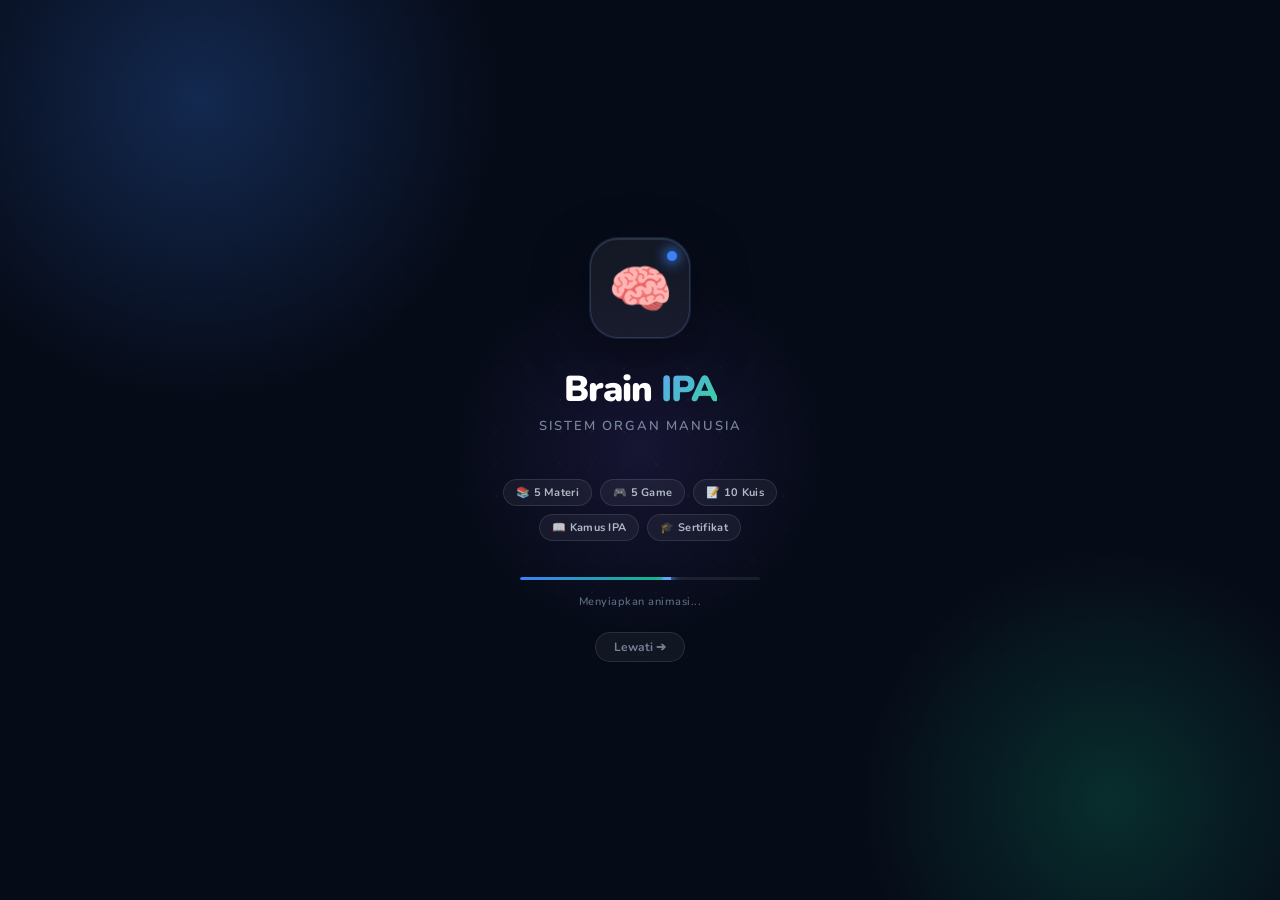
<file: index.html>
﻿<!DOCTYPE html>
<html lang="id">
<head>
<meta charset="UTF-8">
<meta name="viewport" content="width=device-width, initial-scale=1.0">
<meta name="theme-color" content="#060B18">
<meta name="description" content="Brain IPA - Media pembelajaran interaktif sistem organ manusia untuk siswa SMP kelas VIII">
<title>Brain IPA — Media Pembelajaran Interaktif Sistem Organ Manusia</title>
<link href="https://fonts.googleapis.com/css2?family=Nunito:wght@400;600;700;800;900&family=Quicksand:wght@400;500;600;700&display=swap" rel="stylesheet">
<link rel="stylesheet" href="style.css?v=1.2.4">
<link rel="manifest" href="manifest.json">
<link rel="icon" type="image/png" href="assets/images/icon.png">
<link rel="apple-touch-icon" href="assets/images/icon.png">
<!-- Preload halaman dan resource berikutnya -->
<link rel="prefetch" href="indexhome.html">
<link rel="prefetch" href="menu-materi.html">
<link rel="prefetch" href="app.js?v=1.2.6">
</head>
<body data-page-id="page-splash" data-page-label="Splashscreen" data-splash="true">

<!-- ===== SPLASH SCREEN ===== -->
<div id="splash-screen">
  <div class="splash-bg"></div>
  <div class="splash-grid"></div>
  <div class="splash-mesh-extra"></div>
  <div class="splash-content">
    <div class="splash-icon-box">
      🧠
      <div class="splash-icon-dot"></div>
    </div>
    <div class="splash-title">Brain <span>IPA</span></div>
    <div class="splash-subtitle">Sistem Organ Manusia</div>
    <div class="splash-chips">
      <div class="splash-chip">📚 5 Materi</div>
      <div class="splash-chip">🎮 5 Game</div>
      <div class="splash-chip">📝 10 Kuis</div>
      <div class="splash-chip">📖 Kamus IPA</div>
      <div class="splash-chip">🎓 Sertifikat</div>
    </div>
    <div class="splash-bar-wrap">
      <div class="splash-bar" id="splash-bar"></div>
    </div>
    <div class="splash-loading-text" id="splash-loading-text">Memuat materi...</div>
    <button class="splash-skip-btn" id="splash-skip-btn" onclick="skipSplash(event)" title="Lewati animasi intro">Lewati ➔</button>
  </div>
</div>

<script>
document.body.classList.add('splash-active');

const steps = [
  { pct: 15, text: 'Memuat materi...' },
  { pct: 38, text: 'Menyiapkan animasi...' },
  { pct: 62, text: 'Memuat permainan...' },
  { pct: 85, text: 'Hampir selesai...' },
  { pct: 100, text: 'Siap! 🎉' },
];

const bar = document.getElementById('splash-bar');
const loadingText = document.getElementById('splash-loading-text');
const splash = document.getElementById('splash-screen');
let step = 0;
let isRedirecting = false;

function redirectToHome() {
  if (isRedirecting) return;
  isRedirecting = true;
  if (splash) splash.classList.add('splash-hide');
  document.body.classList.remove('splash-active');
  setTimeout(() => {
    window.location.replace('indexhome.html');
  }, 450);
}

function skipSplash(e) {
  if (e) e.stopPropagation();
  redirectToHome();
}

// Izinkan klik di area splash screen untuk lewati loading
if (splash) {
  splash.addEventListener('click', (e) => {
    redirectToHome();
  });
}

function nextSplashStep() {
  if (isRedirecting) return;

  if (step >= steps.length) {
    setTimeout(redirectToHome, 400);
    return;
  }

  const currentStep = steps[step++];
  if (bar) {
    bar.style.width = currentStep.pct + '%';
    bar.classList.add('active');
  }
  if (loadingText) {
    loadingText.style.opacity = '0';
    setTimeout(() => {
      loadingText.textContent = currentStep.text;
      loadingText.style.opacity = '1';
    }, 150);
  }

  const delay = step === steps.length ? 450 : 280 + Math.random() * 200;
  setTimeout(nextSplashStep, delay);
}

setTimeout(nextSplashStep, 250);
setTimeout(redirectToHome, 5000);
</script>
</body>
</html>
</file>
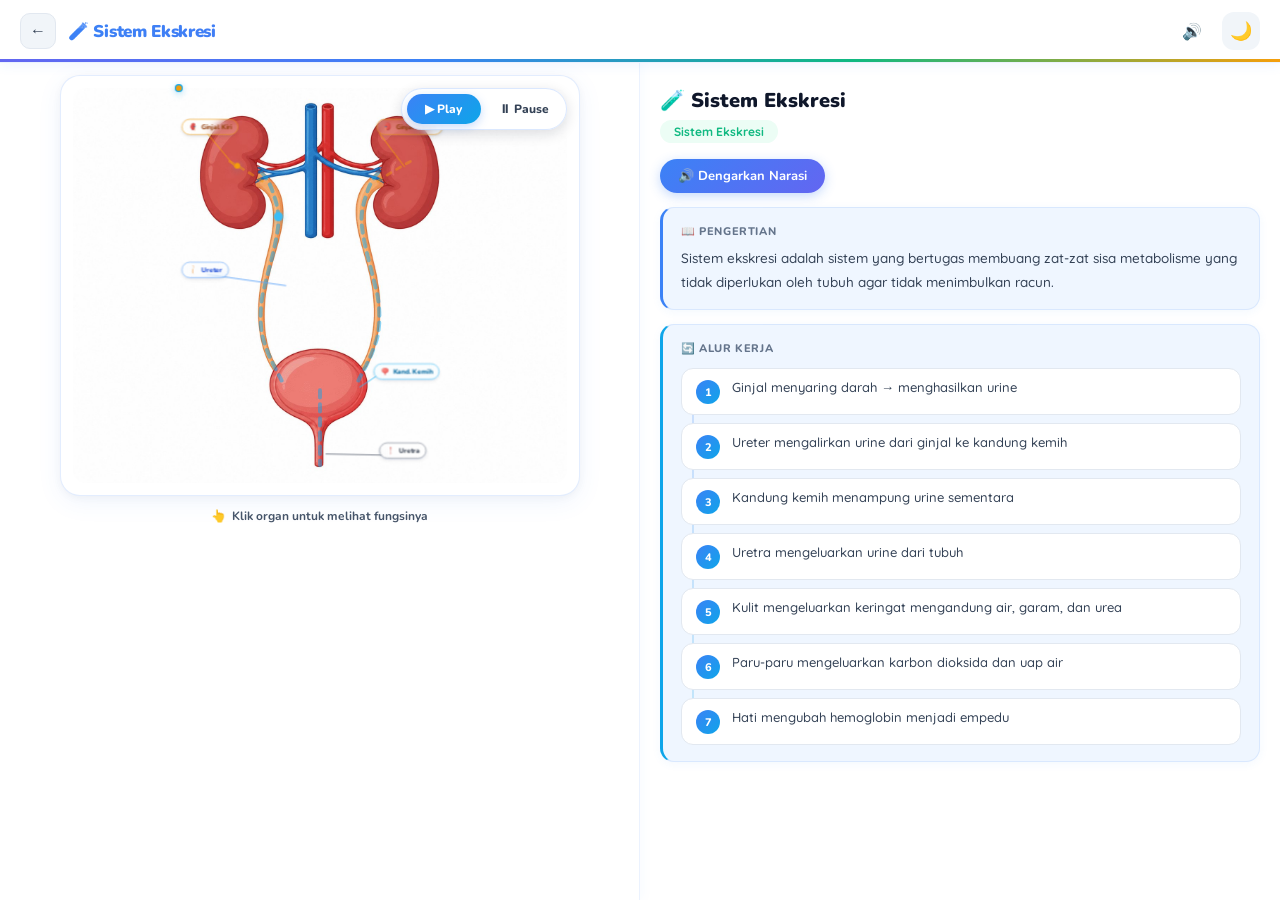
<file: ekskresi.html>
﻿<!DOCTYPE html>
<html lang="id">
<head>
<meta charset="UTF-8">
<meta name="viewport" content="width=device-width, initial-scale=1.0">
<title>Brain IPA - Ekskresi</title>
<link href="https://fonts.googleapis.com/css2?family=Nunito:wght@400;600;700;800;900&family=Quicksand:wght@400;500;600;700&display=swap" rel="stylesheet">
<link rel="stylesheet" href="style.css">
</head>
<body data-page-id="page-materi" data-page-label="Halaman Ekskresi" data-materi-key="ekskresi">

<!-- ===== AUDIO ===== -->
<audio id="audio-narasi-ekskresi" src="assets/audio/narasi-ekskresi.mp3" preload="auto"></audio>

<div class="page active" id="page-materi">
  <div class="top-bar">
    <button class="btn-back" onclick="location.href='menu-materi.html'">←</button>
    <span class="top-bar-title" id="materi-top-title">Materi</span>
    <button class="btn-darkmode" onclick="toggleDarkMode()" title="Toggle Dark Mode">🌙</button>
  </div>
  <!-- Tab bar: hanya tampil di mobile portrait -->
  <div class="materi-tab-bar" id="materi-tab-bar">
    <button class="materi-tab-btn active" id="tab-btn-diagram" onclick="switchMateriTab('diagram')">
      🖼️ Diagram
    </button>
    <button class="materi-tab-btn" id="tab-btn-materi" onclick="switchMateriTab('materi')">
      📖 Materi
    </button>
  </div>
  <div class="materi-body">
    <div class="panel-left" id="panel-left"></div>
    <div class="panel-right" id="panel-right"></div>
  </div>
</div>

<script src="app.js?v=1.2.6"></script>
</body>
</html>
</file>
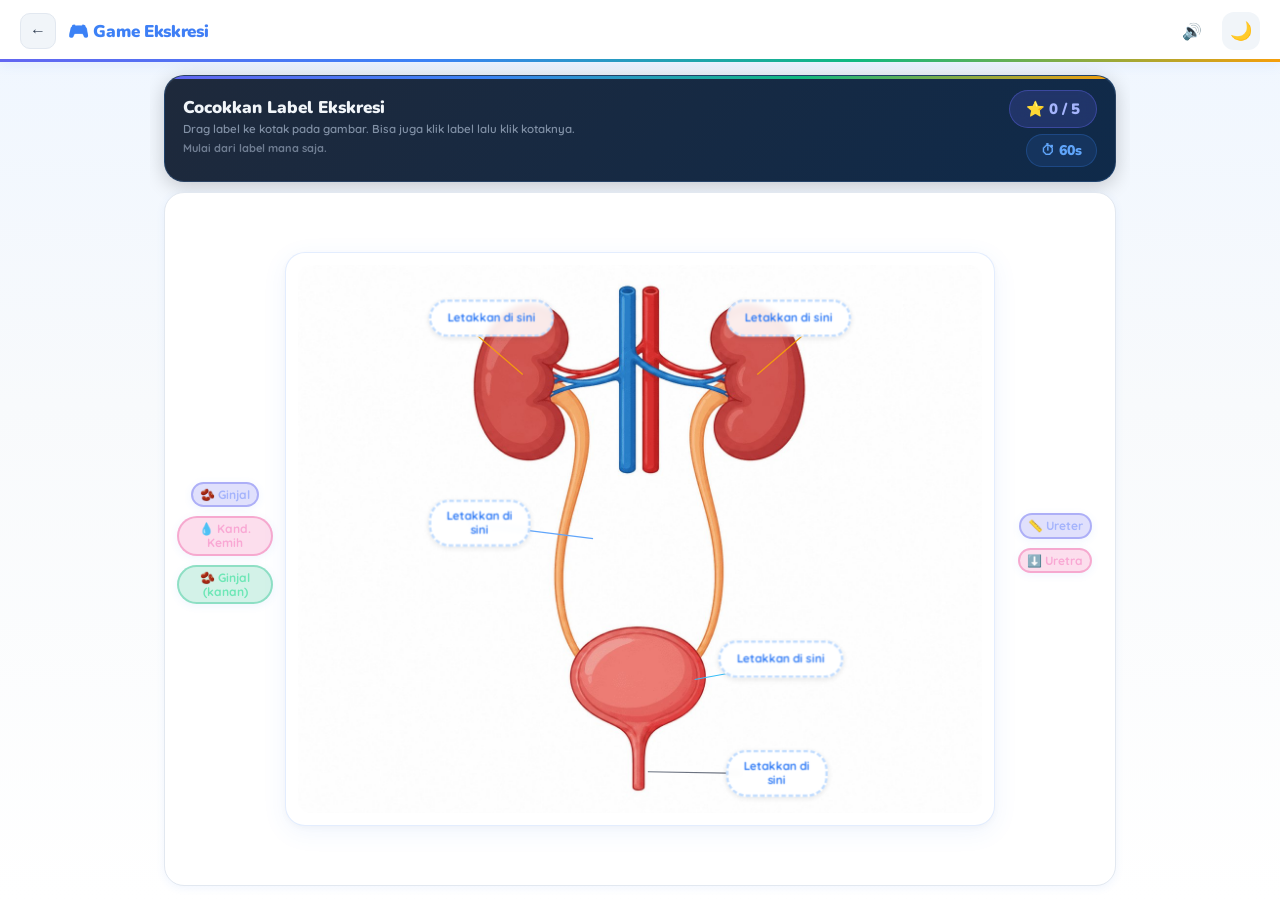
<file: game-ekskresi.html>
﻿<!DOCTYPE html>
<html lang="id">
<head>
<meta charset="UTF-8">
<meta name="viewport" content="width=device-width, initial-scale=1.0">
<title>Brain IPA - Game Ekskresi</title>
<link href="https://fonts.googleapis.com/css2?family=Nunito:wght@400;600;700;800;900&family=Quicksand:wght@400;500;600;700&display=swap" rel="stylesheet">
<link rel="stylesheet" href="style.css">
</head>
<body data-page-id="page-game-ekskresi" data-page-label="Halaman Game Ekskresi">

<div class="page active" id="page-game-ekskresi">
  <div class="top-bar">
    <button class="btn-back" onclick="location.href='permainan-interaktif.html'">←</button>
    <span class="top-bar-title">🎮 Game Ekskresi</span>
    <button class="btn-darkmode" onclick="toggleDarkMode()" title="Toggle Dark Mode">🌙</button>
  </div>
  <div class="game-body">
    <div class="game-hud">
      <div class="game-hud-main">
        <div class="game-title">Cocokkan Label Ekskresi</div>
        <div class="game-instruction">Drag label ke kotak pada gambar. Bisa juga klik label lalu klik kotaknya.</div>
        <div class="game-feedback" id="excretion-game-feedback" style="margin-top:4px;">Mulai dari label mana saja.</div>
      </div>
      <div style="display:flex;flex-direction:column;align-items:flex-end;gap:6px;">
        <div class="game-score-pill" id="excretion-game-score">⭐ 0 / 5</div>
        <div class="game-timer-wrap" id="excretion-game-timer">⏱ 60s</div>
      </div>
    </div>
    <div class="game-visual-panel" id="excretion-game-visual"></div>
  </div>
</div>

<script src="app.js?v=1.2.6"></script>
</body>
</html>
</file>
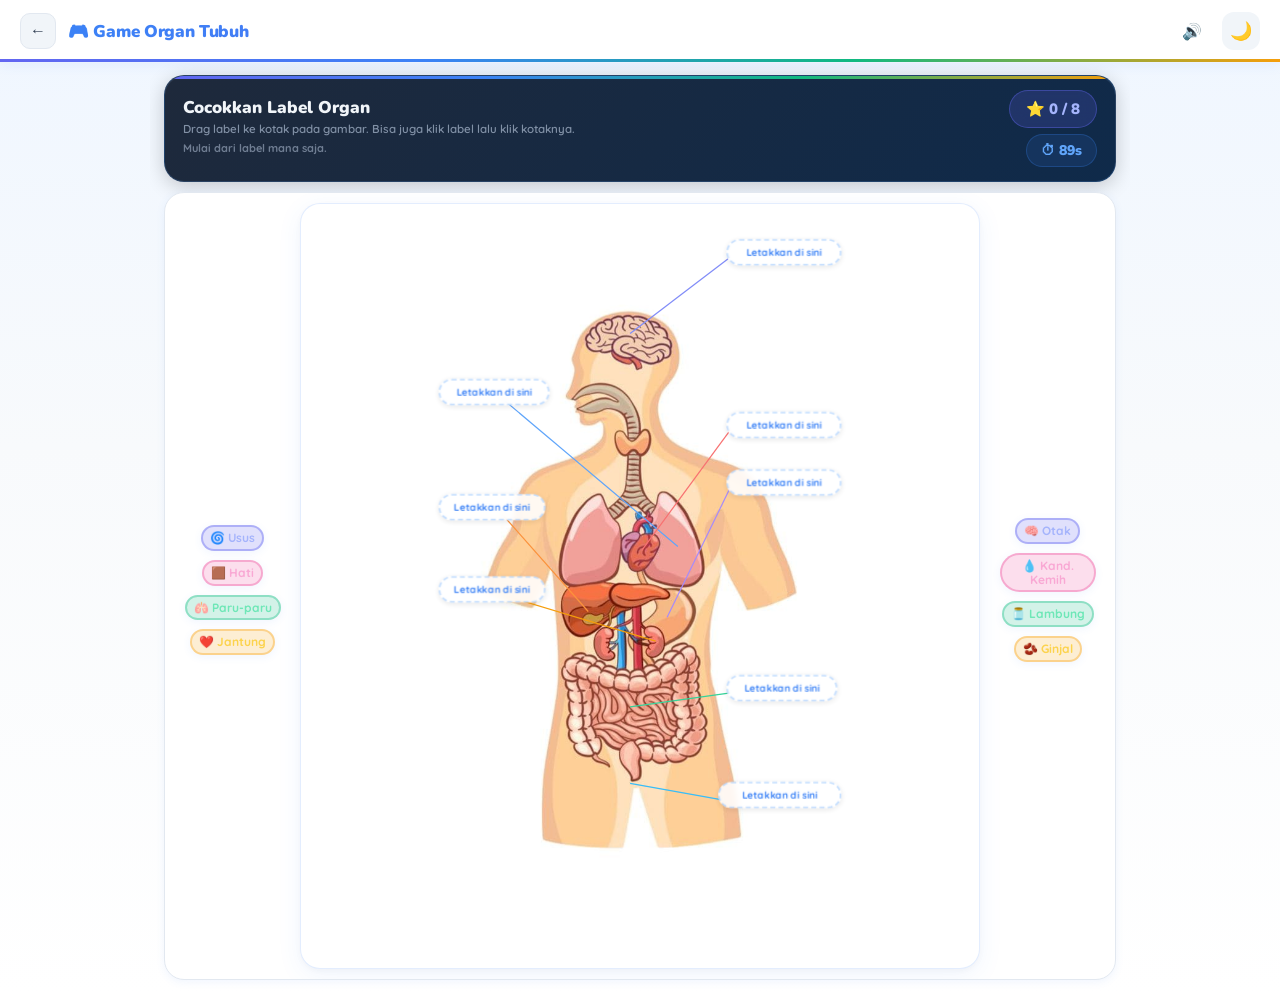
<file: game-organ-tubuh.html>
﻿<!DOCTYPE html>
<html lang="id">
<head>
<meta charset="UTF-8">
<meta name="viewport" content="width=device-width, initial-scale=1.0">
<title>Brain IPA - Game Organ Tubuh</title>
<link href="https://fonts.googleapis.com/css2?family=Nunito:wght@400;600;700;800;900&family=Quicksand:wght@400;500;600;700&display=swap" rel="stylesheet">
<link rel="stylesheet" href="style.css">
</head>
<body data-page-id="page-game-organ" data-page-label="Halaman Game Organ Tubuh">

<div class="page active" id="page-game-organ">
  <div class="top-bar">
    <button class="btn-back" onclick="location.href='permainan-interaktif.html'">←</button>
    <span class="top-bar-title">🎮 Game Organ Tubuh</span>
    <button class="btn-darkmode" onclick="toggleDarkMode()" title="Toggle Dark Mode">🌙</button>
  </div>
  <div class="game-body">
    <div class="game-hud">
      <div class="game-hud-main">
        <div class="game-title">Cocokkan Label Organ</div>
        <div class="game-instruction">Drag label ke kotak pada gambar. Bisa juga klik label lalu klik kotaknya.</div>
        <div class="game-feedback" id="organ-game-feedback" style="margin-top:4px;">Mulai dari label mana saja.</div>
      </div>
      <div style="display:flex;flex-direction:column;align-items:flex-end;gap:6px;">
        <div class="game-score-pill" id="organ-game-score">⭐ 0 / 8</div>
        <div class="game-timer-wrap" id="organ-game-timer">⏱ 90s</div>
      </div>
    </div>
    <div class="game-visual-panel" id="organ-game-visual"></div>
  </div>
</div>

<script src="app.js?v=1.2.6"></script>
</body>
</html>
</file>
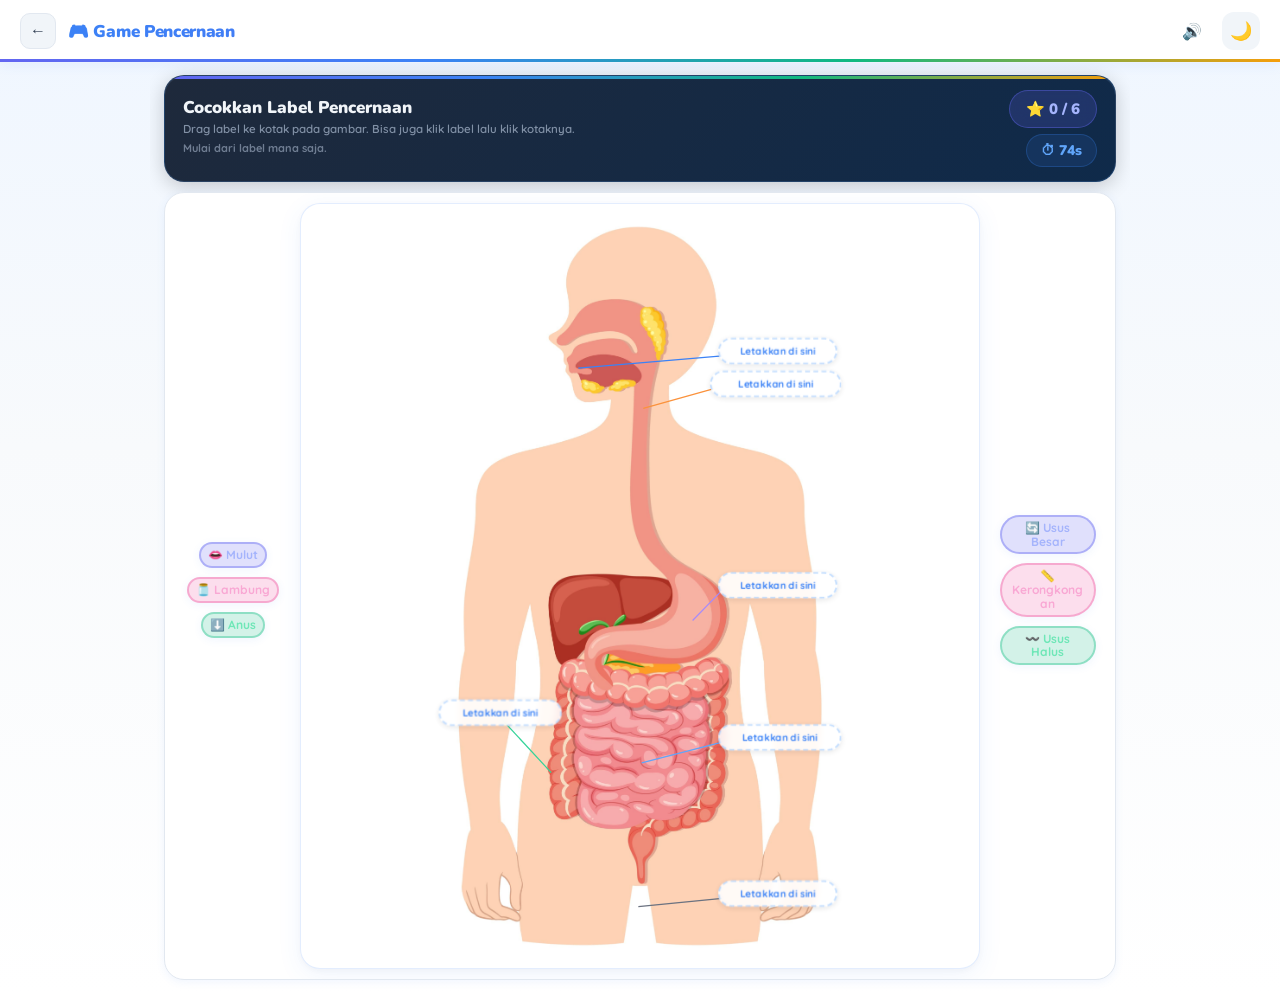
<file: game-pencernaan.html>
﻿<!DOCTYPE html>
<html lang="id">
<head>
<meta charset="UTF-8">
<meta name="viewport" content="width=device-width, initial-scale=1.0">
<title>Brain IPA - Game Pencernaan</title>
<link href="https://fonts.googleapis.com/css2?family=Nunito:wght@400;600;700;800;900&family=Quicksand:wght@400;500;600;700&display=swap" rel="stylesheet">
<link rel="stylesheet" href="style.css">
</head>
<body data-page-id="page-game-pencernaan" data-page-label="Halaman Game Pencernaan">

<div class="page active" id="page-game-pencernaan">
  <div class="top-bar">
    <button class="btn-back" onclick="location.href='permainan-interaktif.html'">←</button>
    <span class="top-bar-title">🎮 Game Pencernaan</span>
    <button class="btn-darkmode" onclick="toggleDarkMode()" title="Toggle Dark Mode">🌙</button>
  </div>
  <div class="game-body">
    <div class="game-hud">
      <div class="game-hud-main">
        <div class="game-title">Cocokkan Label Pencernaan</div>
        <div class="game-instruction">Drag label ke kotak pada gambar. Bisa juga klik label lalu klik kotaknya.</div>
        <div class="game-feedback" id="digestive-game-feedback" style="margin-top:4px;">Mulai dari label mana saja.</div>
      </div>
      <div style="display:flex;flex-direction:column;align-items:flex-end;gap:6px;">
        <div class="game-score-pill" id="digestive-game-score">⭐ 0 / 6</div>
        <div class="game-timer-wrap" id="digestive-game-timer">⏱ 75s</div>
      </div>
    </div>
    <div class="game-visual-panel" id="digestive-game-visual"></div>
  </div>
</div>

<script src="app.js?v=1.2.6"></script>
</body>
</html>
</file>
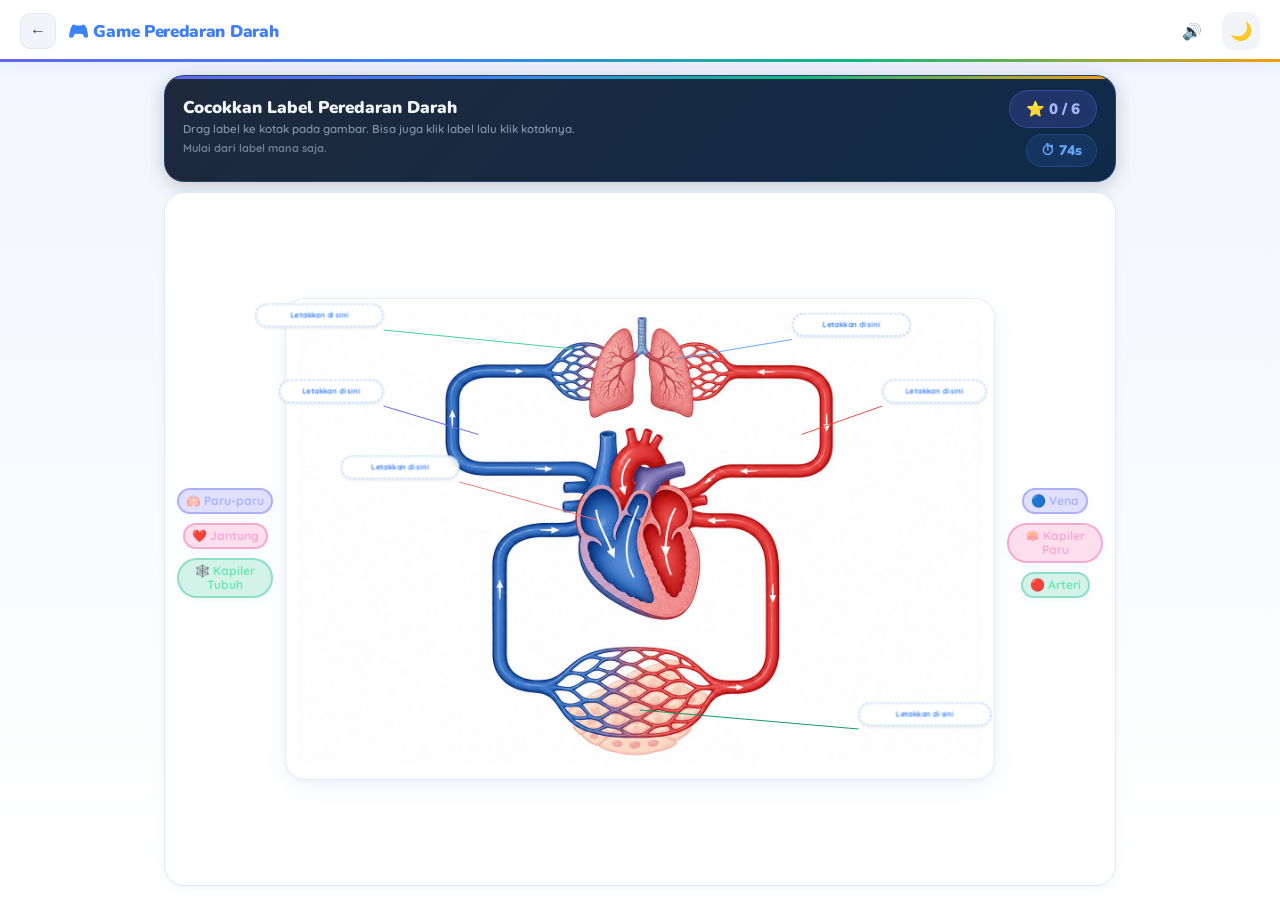
<file: game-peredaran-darah.html>
﻿<!DOCTYPE html>
<html lang="id">
<head>
<meta charset="UTF-8">
<meta name="viewport" content="width=device-width, initial-scale=1.0">
<title>Brain IPA - Game Peredaran Darah</title>
<link href="https://fonts.googleapis.com/css2?family=Nunito:wght@400;600;700;800;900&family=Quicksand:wght@400;500;600;700&display=swap" rel="stylesheet">
<link rel="stylesheet" href="style.css">
</head>
<body data-page-id="page-game-peredaran" data-page-label="Halaman Game Peredaran Darah">

<div class="page active" id="page-game-peredaran">
  <div class="top-bar">
    <button class="btn-back" onclick="location.href='permainan-interaktif.html'">←</button>
    <span class="top-bar-title">🎮 Game Peredaran Darah</span>
    <button class="btn-darkmode" onclick="toggleDarkMode()" title="Toggle Dark Mode">🌙</button>
  </div>
  <div class="game-body">
    <div class="game-hud">
      <div class="game-hud-main">
        <div class="game-title">Cocokkan Label Peredaran Darah</div>
        <div class="game-instruction">Drag label ke kotak pada gambar. Bisa juga klik label lalu klik kotaknya.</div>
        <div class="game-feedback" id="circulation-game-feedback" style="margin-top:4px;">Mulai dari label mana saja.</div>
      </div>
      <div style="display:flex;flex-direction:column;align-items:flex-end;gap:6px;">
        <div class="game-score-pill" id="circulation-game-score">⭐ 0 / 6</div>
        <div class="game-timer-wrap" id="circulation-game-timer">⏱ 75s</div>
      </div>
    </div>
    <div class="game-visual-panel" id="circulation-game-visual"></div>
  </div>
</div>

<script src="app.js?v=1.2.6"></script>
</body>
</html>
</file>
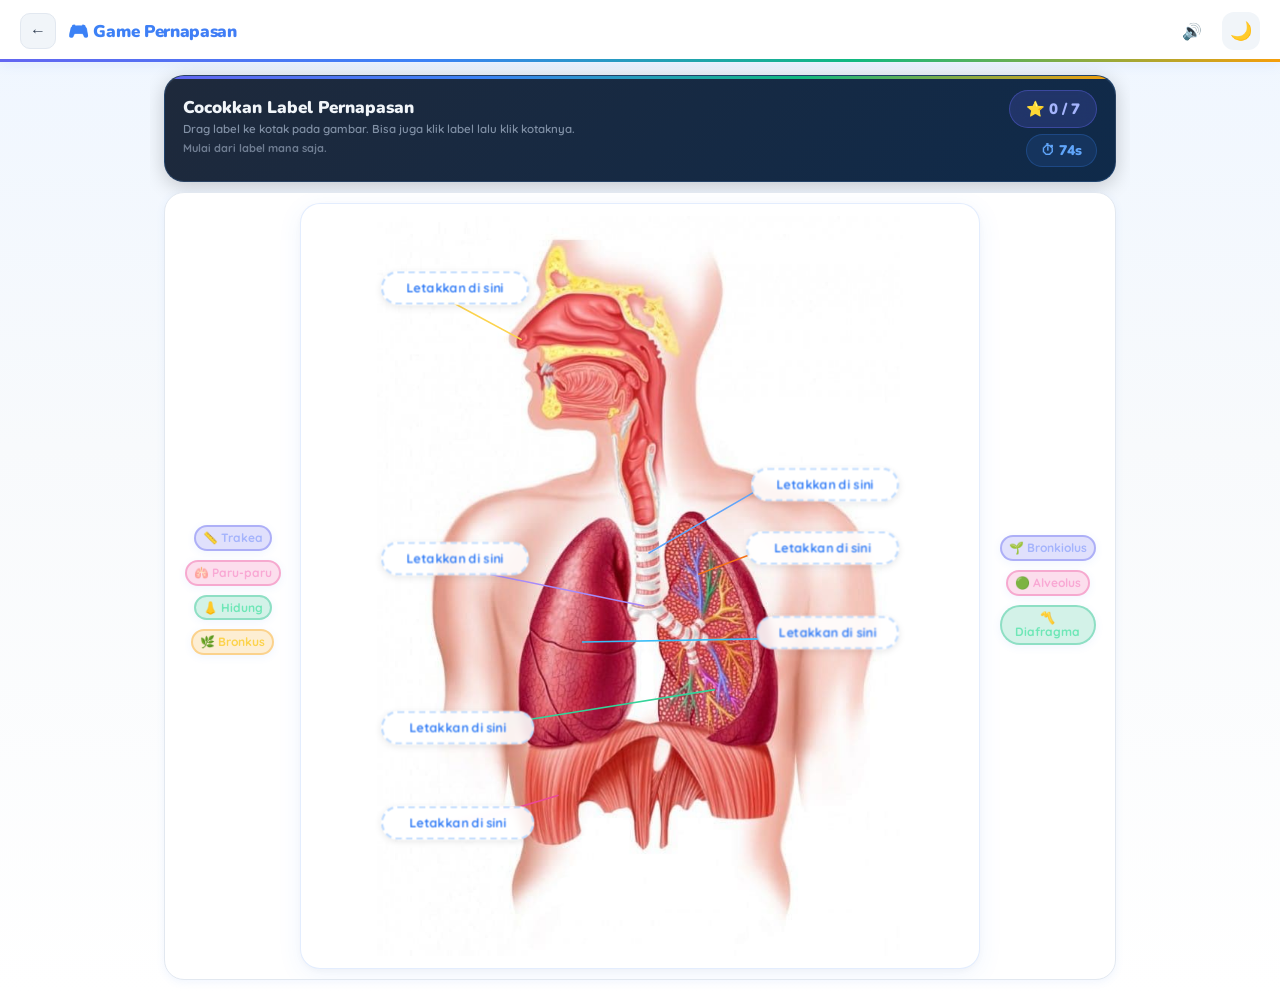
<file: game-pernapasan.html>
﻿<!DOCTYPE html>
<html lang="id">
<head>
<meta charset="UTF-8">
<meta name="viewport" content="width=device-width, initial-scale=1.0">
<title>Brain IPA - Game Pernapasan</title>
<link href="https://fonts.googleapis.com/css2?family=Nunito:wght@400;600;700;800;900&family=Quicksand:wght@400;500;600;700&display=swap" rel="stylesheet">
<link rel="stylesheet" href="style.css">
</head>
<body data-page-id="page-game-pernapasan" data-page-label="Halaman Game Pernapasan">

<div class="page active" id="page-game-pernapasan">
  <div class="top-bar">
    <button class="btn-back" onclick="location.href='permainan-interaktif.html'">←</button>
    <span class="top-bar-title">🎮 Game Pernapasan</span>
    <button class="btn-darkmode" onclick="toggleDarkMode()" title="Toggle Dark Mode">🌙</button>
  </div>
  <div class="game-body">
    <div class="game-hud">
      <div class="game-hud-main">
        <div class="game-title">Cocokkan Label Pernapasan</div>
        <div class="game-instruction">Drag label ke kotak pada gambar. Bisa juga klik label lalu klik kotaknya.</div>
        <div class="game-feedback" id="breathing-game-feedback" style="margin-top:4px;">Mulai dari label mana saja.</div>
      </div>
      <div style="display:flex;flex-direction:column;align-items:flex-end;gap:6px;">
        <div class="game-score-pill" id="breathing-game-score">⭐ 0 / 7</div>
        <div class="game-timer-wrap" id="breathing-game-timer">⏱ 75s</div>
      </div>
    </div>
    <div class="game-visual-panel" id="breathing-game-visual"></div>
  </div>
</div>

<script src="app.js?v=1.2.6"></script>
</body>
</html>
</file>
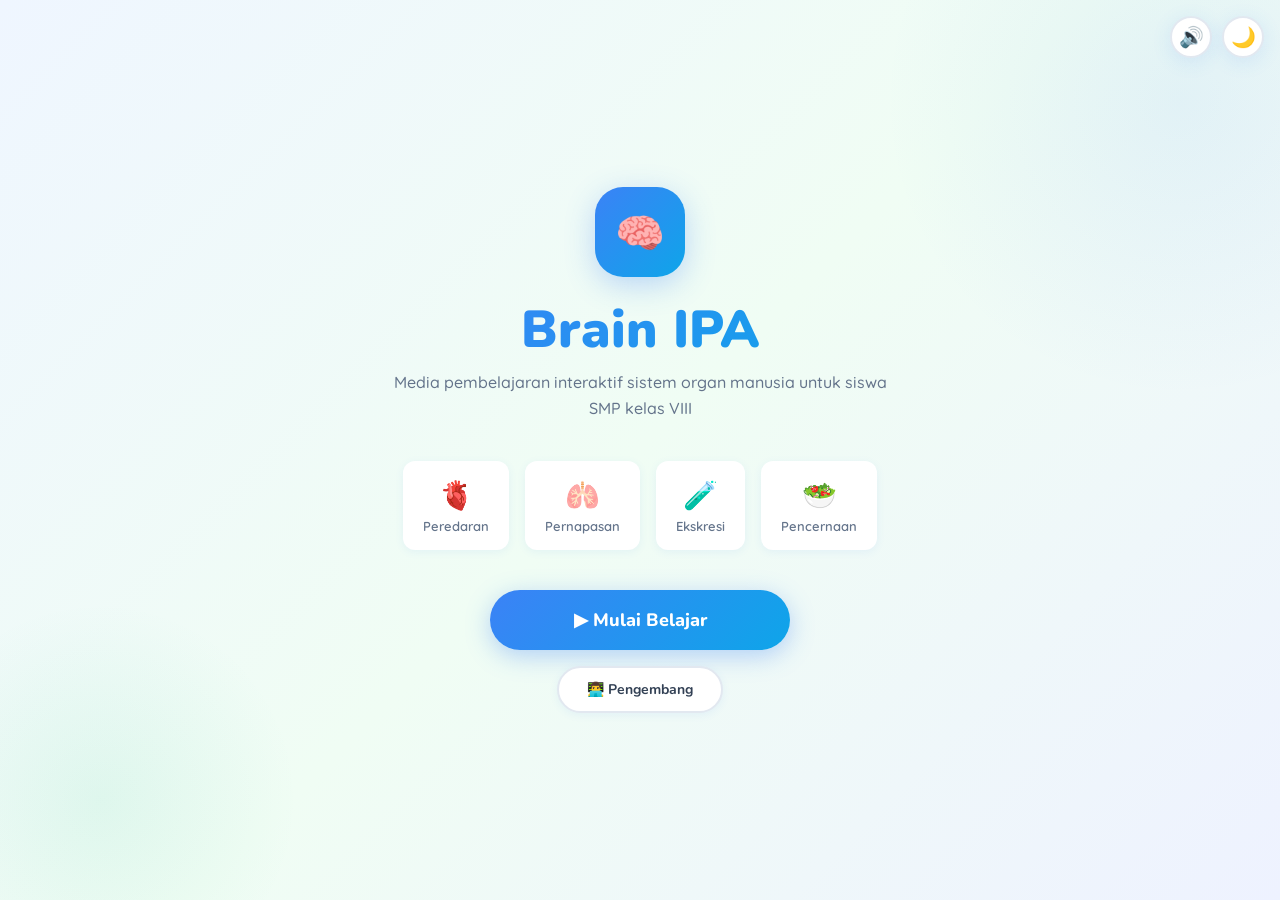
<file: indexhome.html>
﻿<!DOCTYPE html>
<html lang="id">
<head>
<meta charset="UTF-8">
<meta name="viewport" content="width=device-width, initial-scale=1.0">
<title>Brain IPA - Halaman Beranda</title>
<link href="https://fonts.googleapis.com/css2?family=Nunito:wght@400;600;700;800;900&family=Quicksand:wght@400;500;600;700&display=swap" rel="stylesheet">
<link rel="stylesheet" href="style.css?v=1.2.3">
<link rel="manifest" href="manifest.json">
<link rel="icon" type="image/png" href="assets/images/icon.png">
<link rel="apple-touch-icon" href="assets/images/icon.png">
<meta name="theme-color" content="#3B82F6">
</head>
<body data-page-id="page-home" data-page-label="Halaman Beranda">

<div class="page active" id="page-home">
  <div class="home-top-actions" style="position:fixed!important;top:16px!important;right:16px!important;z-index:200;display:flex!important;align-items:center;gap:10px;">
    <button class="home-action-btn btn-sfx-toggle" onclick="toggleSFX()" id="home-sfx-btn" title="Suara aktif" aria-pressed="false" style="position:static!important;width:42px;height:42px;background:#fff;border:2px solid #E2E8F0;border-radius:50%;cursor:pointer;font-size:20px;box-shadow:0 4px 20px rgba(59,130,246,0.12);display:flex!important;align-items:center;justify-content:center;">🔊</button>
    <button class="home-action-btn home-darkmode-btn" onclick="toggleDarkMode()" id="home-dark-btn" title="Toggle Dark Mode" style="position:static!important;width:42px;height:42px;background:#fff;border:2px solid #E2E8F0;border-radius:50%;cursor:pointer;font-size:20px;box-shadow:0 4px 20px rgba(59,130,246,0.12);display:flex!important;align-items:center;justify-content:center;">🌙</button>
  </div>
  <div class="home-content">
    <div class="home-logo">🧠</div>
    <h1 class="home-title">Brain IPA</h1>
    <p class="home-subtitle">Media pembelajaran interaktif sistem organ manusia untuk siswa SMP kelas VIII</p>
    <div class="floating-icons">
      <div class="floating-icon no-hover"><span class="icon">🫀</span>Peredaran</div>
      <div class="floating-icon no-hover"><span class="icon">🫁</span>Pernapasan</div>
      <div class="floating-icon no-hover"><span class="icon">🧪</span>Ekskresi</div>
      <div class="floating-icon no-hover"><span class="icon">🥗</span>Pencernaan</div>
    </div>
    <button class="btn-primary" onclick="mulaiNarasi()">
      ▶ Mulai Belajar
    </button>
    <br>
    <button class="btn-dev" onclick="location.href='pengembang.html'">
      👨‍💻 Pengembang
    </button>
  </div>
</div>

<script src="app.js?v=1.2.6"></script>
</body>
</html>
</file>
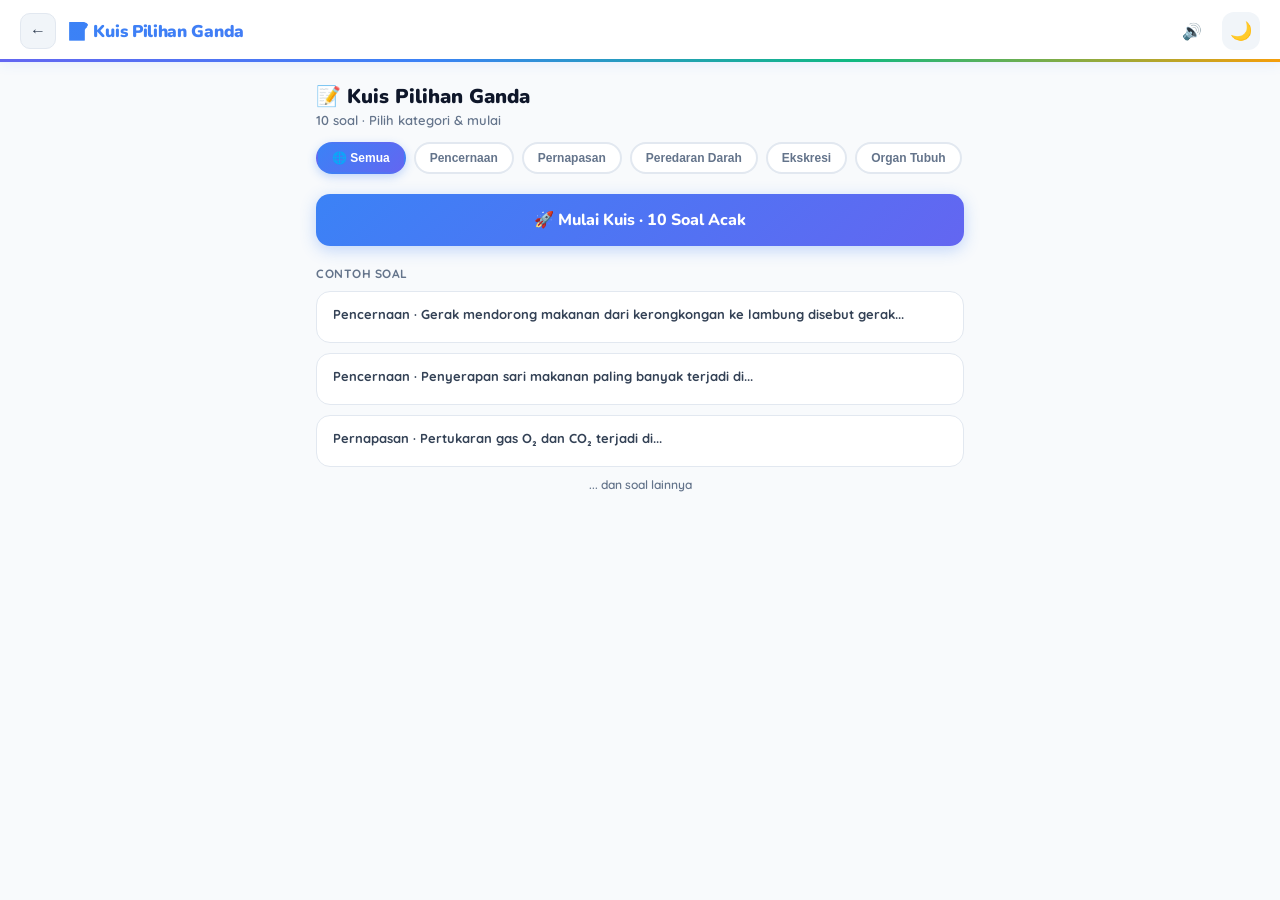
<file: kuis-pilihan-ganda.html>
﻿<!DOCTYPE html>
<html lang="id">
<head>
<meta charset="UTF-8">
<meta name="viewport" content="width=device-width, initial-scale=1.0">
<title>Brain IPA - Kuis Pilihan Ganda</title>
<link href="https://fonts.googleapis.com/css2?family=Nunito:wght@400;600;700;800;900&family=Quicksand:wght@400;500;600;700&display=swap" rel="stylesheet">
<link rel="stylesheet" href="style.css">
</head>
<body data-page-id="page-quiz" data-page-label="Halaman Kuis Pilihan Ganda">

<div class="page active" id="page-quiz">
  <div class="top-bar">
    <button class="btn-back" onclick="cancelAllGameTimers(); location.href='permainan-interaktif.html';">←</button>
    <span class="top-bar-title" id="quiz-top-title">📝 Kuis Pilihan Ganda</span>
    <button class="btn-darkmode" onclick="toggleDarkMode()" title="Toggle Dark Mode">🌙</button>
  </div>
  <div id="quiz-container" style="flex:1;overflow-y:auto;padding:20px 16px 32px;max-width:680px;margin:0 auto;width:100%;">
    <!-- Isi dirender oleh JS -->
  </div>
</div>

<script src="app.js?v=1.2.6"></script>
</body>
</html>
</file>
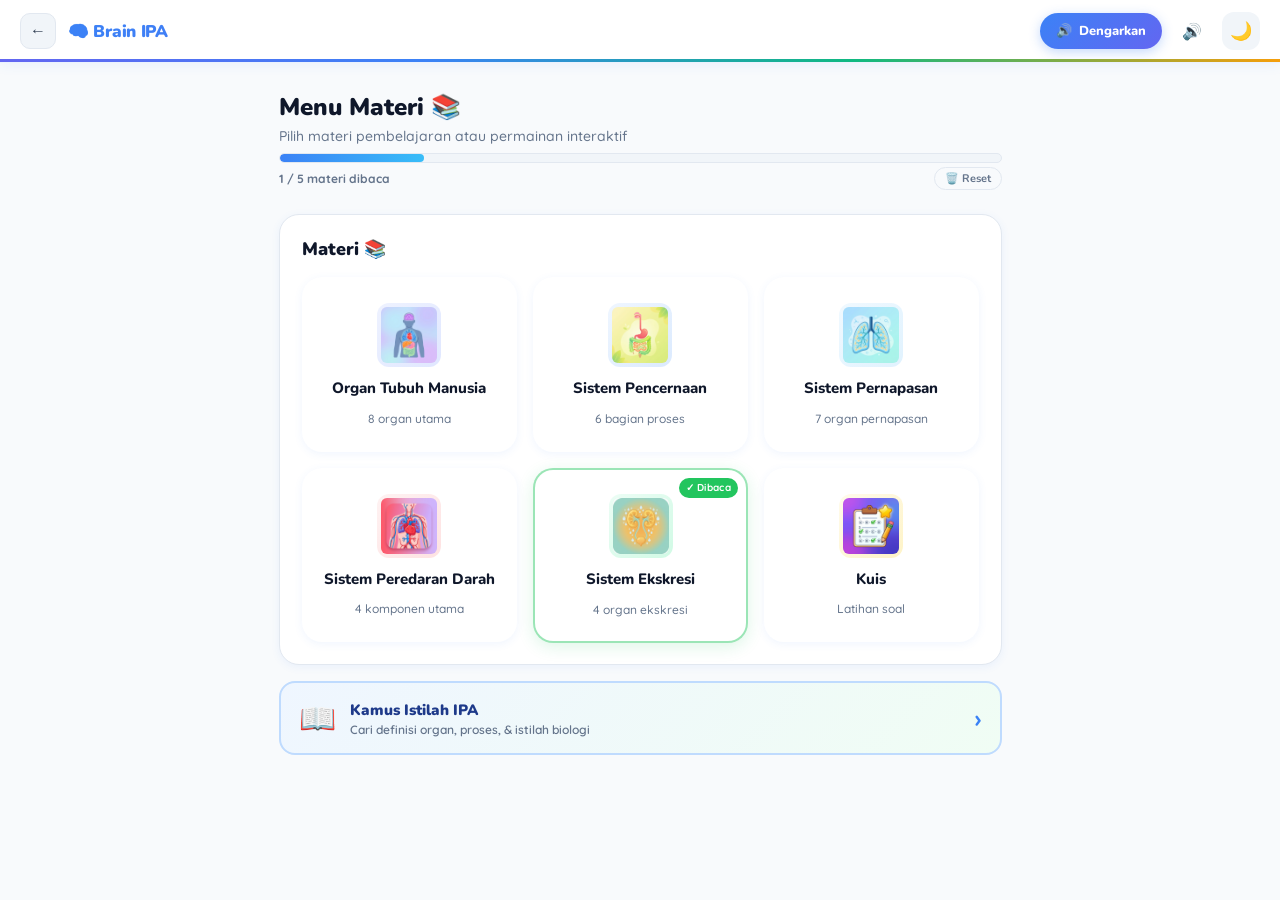
<file: menu-materi.html>
﻿<!DOCTYPE html>
<html lang="id">
<head>
<meta charset="UTF-8">
<meta name="viewport" content="width=device-width, initial-scale=1.0">
<title>Brain IPA — Menu Materi</title>
<link href="https://fonts.googleapis.com/css2?family=Nunito:wght@400;600;700;800;900&family=Quicksand:wght@400;500;600;700&display=swap" rel="stylesheet">
<link rel="stylesheet" href="style.css?v=1.2.4">
<link rel="manifest" href="manifest.json">
<link rel="icon" type="image/png" href="assets/images/icon.png">
<link rel="apple-touch-icon" href="assets/images/icon.png">
<meta name="theme-color" content="#3B82F6">
</head>
<body data-page-id="page-menu" data-page-label="Halaman Menu Materi">

<!-- ===== AUDIO ===== -->
<audio id="narasi-audio" preload="auto">
  <source src="assets/audio/narasi-menu.mp3" type="audio/mpeg">
</audio>

<div class="page active" id="page-menu">
  <div class="top-bar">
    <button class="btn-back" onclick="location.href='indexhome.html'">←</button>
    <span class="top-bar-title">🧠 Brain IPA</span>
    <button class="btn-sound-toggle" onclick="toggleMenuNarration()" id="menu-sound-toggle" aria-pressed="false" title="Dengarkan narasi menu">
      <span id="menu-sound-icon">🔊</span>
      <span id="menu-sound-text">Dengarkan</span>
    </button>
    <button class="btn-darkmode" onclick="toggleDarkMode()" title="Toggle Dark Mode" id="menu-dark-btn">🌙</button>
  </div>
  <div class="menu-container">
    <div class="menu-header">
      <h2>Menu Materi 📚</h2>
      <p>Pilih materi pembelajaran atau permainan interaktif</p>
      <div class="progress-wrap">
        <div class="progress-bar" id="materi-progress-bar" style="width:0%"></div>
      </div>
      <div style="display:flex;align-items:center;justify-content:space-between;margin-bottom:12px;">
        <div class="progress-text" id="materi-progress-text" style="margin-bottom:0;">0 / 5 materi dibaca</div>
        <button onclick="resetAllProgress()" class="btn-reset-progress">🗑️ Reset</button>
      </div>
    </div>
    <div class="menu-section">
      <h3 class="menu-section-title">Materi 📚</h3>
      <div class="menu-grid">
        <div class="menu-card c1" id="card-organ" onclick="location.href='organ-tubuh.html'">
          <div class="menu-icon-wrap"><img src="assets/images/menu-organ.jpg" alt="Organ Tubuh" class="menu-card-img"></div>
          <div class="menu-card-title">Organ Tubuh Manusia</div>
          <div class="menu-card-sub">8 organ utama</div>
          <span class="card-read-badge">✓ Dibaca</span>
        </div>
        <div class="menu-card c2" id="card-pencernaan" onclick="location.href='pencernaan.html'">
          <div class="menu-icon-wrap"><img src="assets/images/menu-pencernaan.jpg" alt="Sistem Pencernaan" class="menu-card-img"></div>
          <div class="menu-card-title">Sistem Pencernaan</div>
          <div class="menu-card-sub">6 bagian proses</div>
          <span class="card-read-badge">✓ Dibaca</span>
        </div>
        <div class="menu-card c3" id="card-pernapasan" onclick="location.href='pernapasan.html'">
          <div class="menu-icon-wrap"><img src="assets/images/menu-pernapasan.jpg" alt="Sistem Pernapasan" class="menu-card-img"></div>
          <div class="menu-card-title">Sistem Pernapasan</div>
          <div class="menu-card-sub">7 organ pernapasan</div>
          <span class="card-read-badge">✓ Dibaca</span>
        </div>
        <div class="menu-card c4" id="card-peredaran" onclick="location.href='peredaran-darah.html'">
          <div class="menu-icon-wrap"><img src="assets/images/menu-peredaran.jpg" alt="Peredaran Darah" class="menu-card-img"></div>
          <div class="menu-card-title">Sistem Peredaran Darah</div>
          <div class="menu-card-sub">4 komponen utama</div>
          <span class="card-read-badge">✓ Dibaca</span>
        </div>
        <div class="menu-card c5" id="card-ekskresi" onclick="location.href='ekskresi.html'">
          <div class="menu-icon-wrap"><img src="assets/images/menu-ekskresi.jpg" alt="Sistem Ekskresi" class="menu-card-img"></div>
          <div class="menu-card-title">Sistem Ekskresi</div>
          <div class="menu-card-sub">4 organ ekskresi</div>
          <span class="card-read-badge">✓ Dibaca</span>
        </div>
        <div class="menu-card c6" onclick="location.href='permainan-interaktif.html'">
          <div class="menu-icon-wrap"><img src="assets/images/menu-kuis.jpg" alt="Kuis" class="menu-card-img"></div>
          <div class="menu-card-title">Kuis</div>
          <div class="menu-card-sub">Latihan soal</div>
        </div>
      </div>
    </div>
    <!-- Kamus Shortcut Banner -->
    <div class="kamus-banner" onclick="openKamusModal()" role="button" tabindex="0" aria-label="Buka Kamus Istilah IPA">
      <span class="kamus-banner-icon">📖</span>
      <div class="kamus-banner-text">
        <div class="kamus-banner-title">Kamus Istilah IPA</div>
        <div class="kamus-banner-sub">Cari definisi organ, proses, & istilah biologi</div>
      </div>
      <span class="kamus-banner-arrow">›</span>
    </div>
  </div>
</div>

<script src="app.js?v=1.2.6"></script>
</body>
</html>
</file>
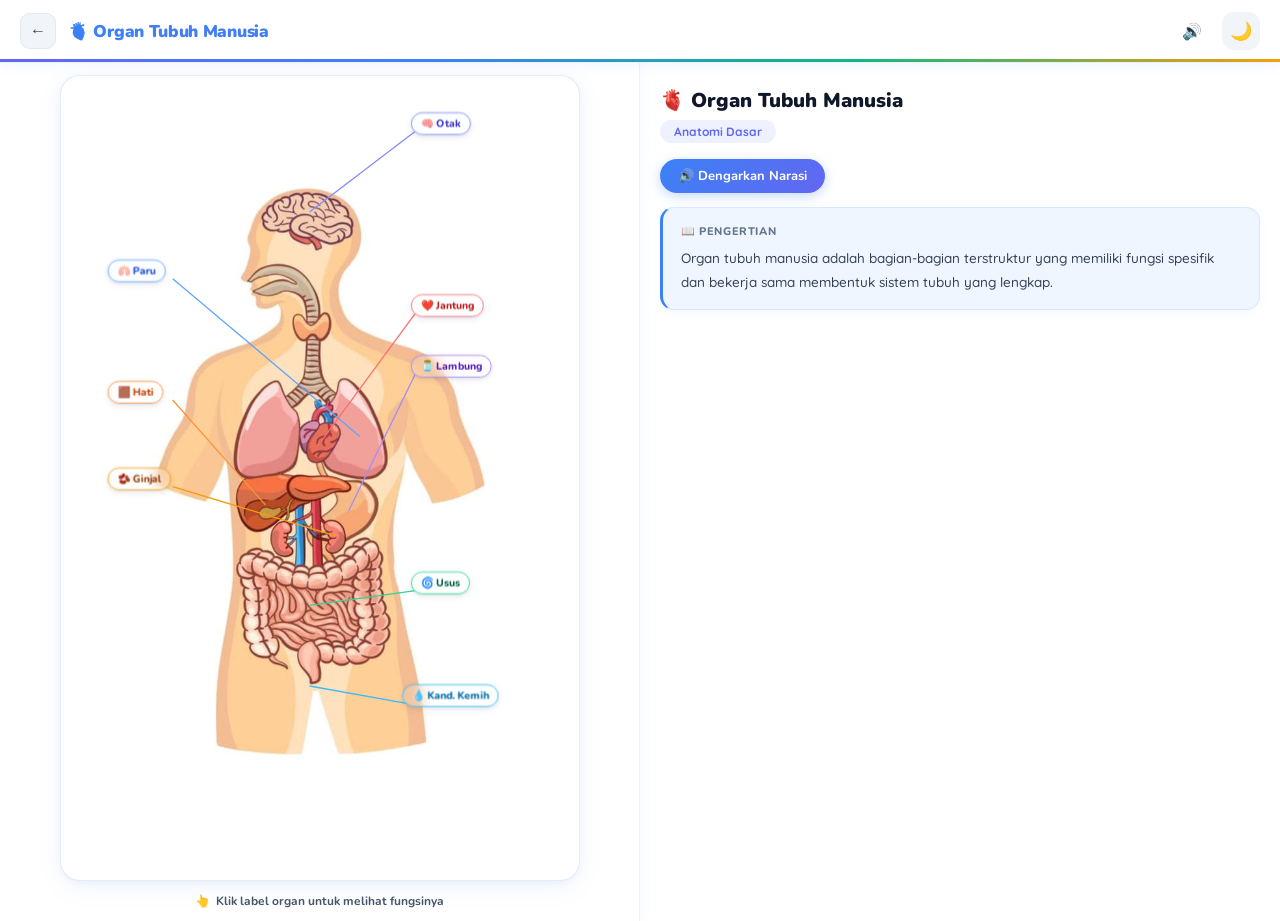
<file: organ-tubuh.html>
﻿<!DOCTYPE html>
<html lang="id">
<head>
<meta charset="UTF-8">
<meta name="viewport" content="width=device-width, initial-scale=1.0">
<title>Brain IPA - Organ Tubuh</title>
<link href="https://fonts.googleapis.com/css2?family=Nunito:wght@400;600;700;800;900&family=Quicksand:wght@400;500;600;700&display=swap" rel="stylesheet">
<link rel="stylesheet" href="style.css">
</head>
<body data-page-id="page-materi" data-page-label="Halaman Organ Tubuh" data-materi-key="organ">

<!-- ===== AUDIO ===== -->
<audio id="audio-narasi-organ-tubuh" src="assets/audio/narasi-organ-tubuh.mp3" preload="auto"></audio>

<div class="page active" id="page-materi">
  <div class="top-bar">
    <button class="btn-back" onclick="location.href='menu-materi.html'">←</button>
    <span class="top-bar-title" id="materi-top-title">Materi</span>
    <button class="btn-darkmode" onclick="toggleDarkMode()" title="Toggle Dark Mode">🌙</button>
  </div>
  <!-- Tab bar: hanya tampil di mobile portrait -->
  <div class="materi-tab-bar" id="materi-tab-bar">
    <button class="materi-tab-btn active" id="tab-btn-diagram" onclick="switchMateriTab('diagram')">
      🖼️ Diagram
    </button>
    <button class="materi-tab-btn" id="tab-btn-materi" onclick="switchMateriTab('materi')">
      📖 Materi
    </button>
  </div>
  <div class="materi-body">
    <div class="panel-left" id="panel-left"></div>
    <div class="panel-right" id="panel-right"></div>
  </div>
</div>

<script src="app.js?v=1.2.6"></script>
</body>
</html>
</file>
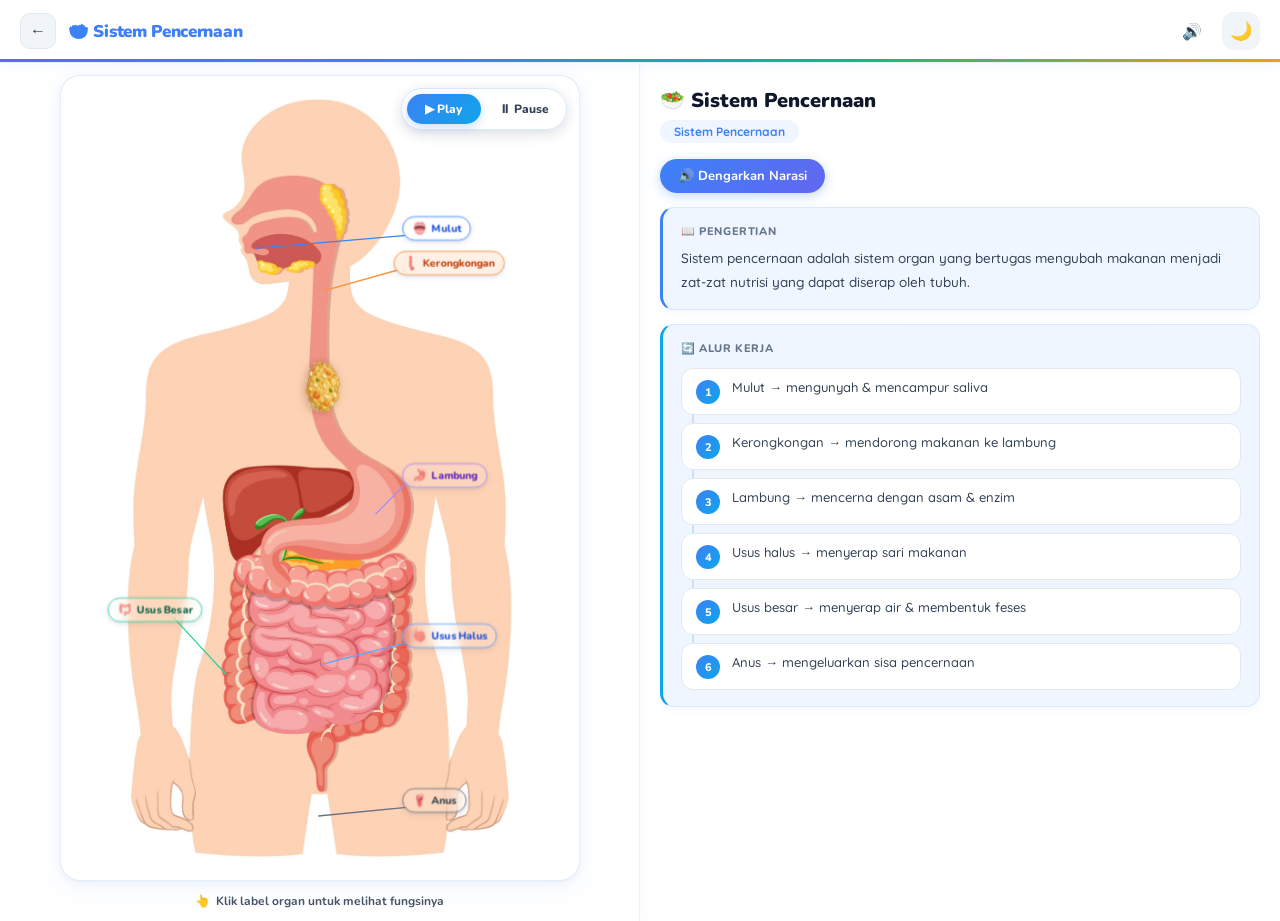
<file: pencernaan.html>
﻿<!DOCTYPE html>
<html lang="id">
<head>
<meta charset="UTF-8">
<meta name="viewport" content="width=device-width, initial-scale=1.0">
<title>Brain IPA - Pencernaan</title>
<link href="https://fonts.googleapis.com/css2?family=Nunito:wght@400;600;700;800;900&family=Quicksand:wght@400;500;600;700&display=swap" rel="stylesheet">
<link rel="stylesheet" href="style.css">
</head>
<body data-page-id="page-materi" data-page-label="Halaman Pencernaan" data-materi-key="pencernaan">

<!-- ===== AUDIO ===== -->
<audio id="audio-narasi-pencernaan" src="assets/audio/narasi-pencernaan.mp3" preload="auto"></audio>

<div class="page active" id="page-materi">
  <div class="top-bar">
    <button class="btn-back" onclick="location.href='menu-materi.html'">←</button>
    <span class="top-bar-title" id="materi-top-title">Materi</span>
    <button class="btn-darkmode" onclick="toggleDarkMode()" title="Toggle Dark Mode">🌙</button>
  </div>
  <!-- Tab bar: hanya tampil di mobile portrait -->
  <div class="materi-tab-bar" id="materi-tab-bar">
    <button class="materi-tab-btn active" id="tab-btn-diagram" onclick="switchMateriTab('diagram')">
      🖼️ Diagram
    </button>
    <button class="materi-tab-btn" id="tab-btn-materi" onclick="switchMateriTab('materi')">
      📖 Materi
    </button>
  </div>
  <div class="materi-body">
    <div class="panel-left" id="panel-left"></div>
    <div class="panel-right" id="panel-right"></div>
  </div>
</div>

<script src="app.js?v=1.2.6"></script>
</body>
</html>
</file>
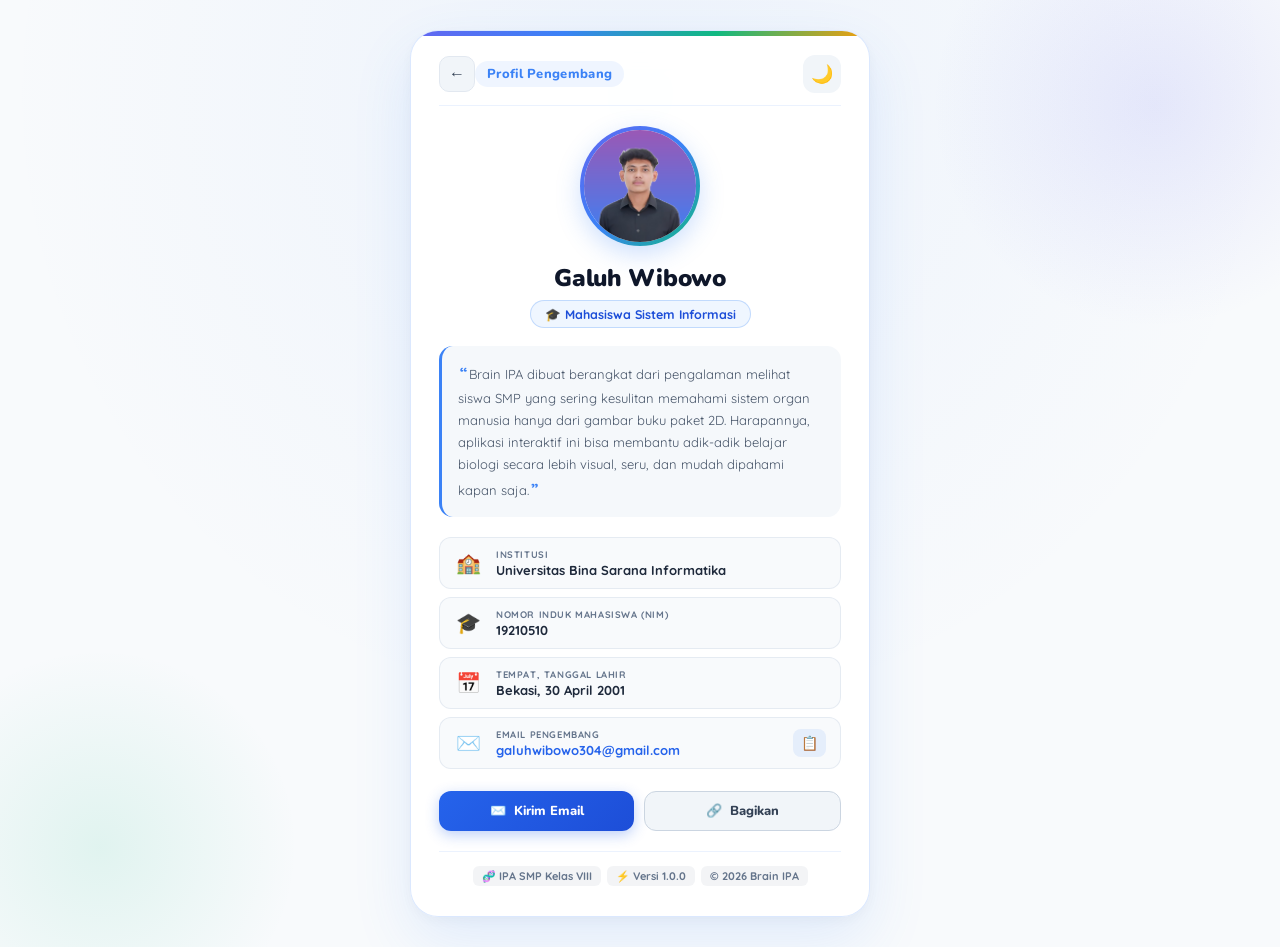
<file: pengembang.html>
﻿<!DOCTYPE html>
<html lang="id">
<head>
<meta charset="UTF-8">
<meta name="viewport" content="width=device-width, initial-scale=1.0">
<meta name="theme-color" content="#060B18">
<meta name="description" content="Profil Pengembang Media Pembelajaran Interaktif Brain IPA Sistem Organ Manusia">
<title>Brain IPA - Halaman Pengembang</title>
<link href="https://fonts.googleapis.com/css2?family=Nunito:wght@400;600;700;800;900&family=Quicksand:wght@400;500;600;700&display=swap" rel="stylesheet">
<link rel="stylesheet" href="style.css">
</head>
<body data-page-id="page-developer" data-page-label="Halaman Pengembang">

<div class="page active" id="page-developer">
  <div class="dev-card">
    <div class="dev-nav-header">
      <button class="btn-back" onclick="location.href='indexhome.html'" title="Kembali ke Beranda" aria-label="Kembali">←</button>
      <div class="dev-header-badge">Profil Pengembang</div>
      <button class="btn-darkmode" onclick="toggleDarkMode()" title="Ubah Mode Gelap/Terang" aria-label="Toggle Dark Mode">🌙</button>
    </div>

    <div class="dev-avatar-wrap">
      <div class="dev-avatar">
        <img src="assets/images/avatar.png" alt="Foto Galuh Wibowo" />
      </div>
    </div>

    <div class="dev-name">Galuh Wibowo</div>
    <div class="dev-badge">🎓 Mahasiswa Sistem Informasi</div>

    <div class="dev-desc">
      <span class="dev-quote-icon">“</span>Brain IPA dibuat berangkat dari pengalaman melihat siswa SMP yang sering kesulitan memahami sistem organ manusia hanya dari gambar buku paket 2D. Harapannya, aplikasi interaktif ini bisa membantu adik-adik belajar biologi secara lebih visual, seru, dan mudah dipahami kapan saja.<span class="dev-quote-icon">”</span>
    </div>

    <div class="dev-info-list">
      <div class="dev-info-row">
        <span class="dev-info-icon">🏫</span>
        <div class="dev-info-text">
          <div class="dev-info-label">INSTITUSI</div>
          <div class="dev-info-val">Universitas Bina Sarana Informatika</div>
        </div>
      </div>

      <div class="dev-info-row">
        <span class="dev-info-icon">🎓</span>
        <div class="dev-info-text">
          <div class="dev-info-label">NOMOR INDUK MAHASISWA (NIM)</div>
          <div class="dev-info-val">19210510</div>
        </div>
      </div>

      <div class="dev-info-row">
        <span class="dev-info-icon">📅</span>
        <div class="dev-info-text">
          <div class="dev-info-label">TEMPAT, TANGGAL LAHIR</div>
          <div class="dev-info-val">Bekasi, 30 April 2001</div>
        </div>
      </div>

      <div class="dev-info-row dev-info-email" onclick="copyEmail()" title="Klik untuk menyalin email">
        <span class="dev-info-icon">✉️</span>
        <div class="dev-info-text">
          <div class="dev-info-label">EMAIL PENGEMBANG</div>
          <div class="dev-info-val email-val">galuhwibowo304@gmail.com</div>
        </div>
        <button type="button" class="dev-copy-btn" title="Salin Email" aria-label="Salin email">📋</button>
      </div>
    </div>

    <div class="dev-action-btns">
      <a href="mailto:galuhwibowo304@gmail.com?subject=Tanya%20Seputar%20Aplikasi%20Brain%20IPA" class="dev-contact-btn">
        <span>✉️</span> Kirim Email
      </a>
      <button type="button" class="dev-share-btn" onclick="shareApp()">
        <span>🔗</span> Bagikan
      </button>
    </div>

    <div class="dev-app-meta">
      <span class="meta-tag">🧬 IPA SMP Kelas VIII</span>
      <span class="meta-tag">⚡ Versi 1.0.0</span>
      <span class="meta-tag">© 2026 Brain IPA</span>
    </div>
  </div>
</div>

<!-- Toast Feedback -->
<div id="dev-toast" class="dev-toast">Email berhasil disalin! 📋</div>

<script src="app.js?v=1.2.6"></script>
<script>
function copyEmail() {
  const email = "galuhwibowo304@gmail.com";
  navigator.clipboard.writeText(email).then(() => {
    showToast("Email berhasil disalin ke clipboard! 📋");
  }).catch(() => {
    showToast("Email: " + email);
  });
}

function shareApp() {
  if (navigator.share) {
    navigator.share({
      title: 'Brain IPA - Sistem Organ Manusia',
      text: 'Ayo belajar sistem organ manusia secara interaktif dengan aplikasi Brain IPA!',
      url: window.location.origin + window.location.pathname.replace('pengembang.html', 'indexhome.html')
    }).catch(() => {});
  } else {
    navigator.clipboard.writeText(window.location.href);
    showToast("Link aplikasi berhasil disalin! 🔗");
  }
}

function showToast(msg) {
  const toast = document.getElementById('dev-toast');
  if (!toast) return;
  toast.textContent = msg;
  toast.classList.add('show');
  setTimeout(() => {
    toast.classList.remove('show');
  }, 2500);
}
</script>
</body>
</html>
</file>
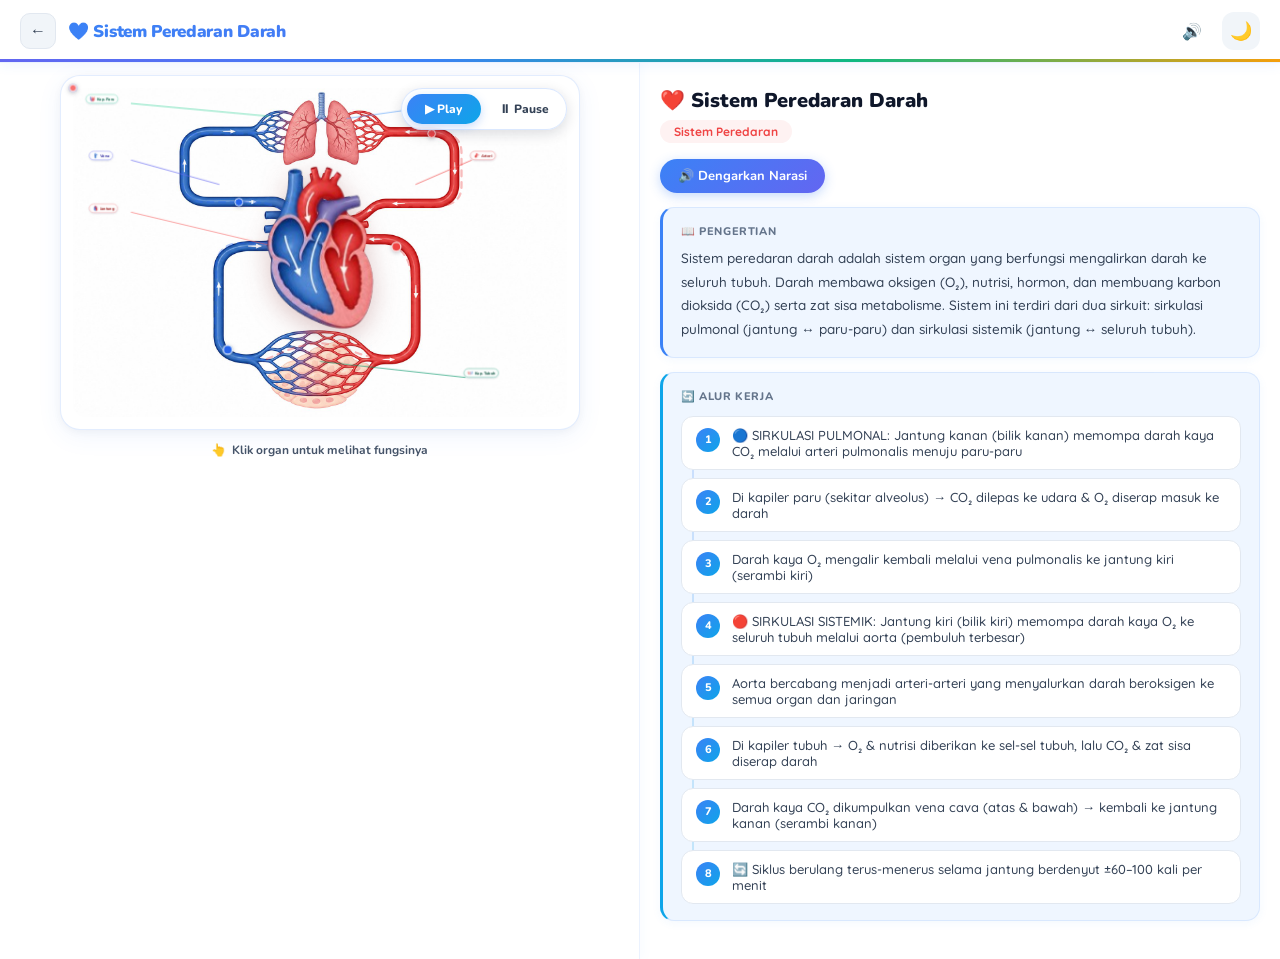
<file: peredaran-darah.html>
﻿<!DOCTYPE html>
<html lang="id">
<head>
<meta charset="UTF-8">
<meta name="viewport" content="width=device-width, initial-scale=1.0">
<title>Brain IPA - Peredaran Darah</title>
<link href="https://fonts.googleapis.com/css2?family=Nunito:wght@400;600;700;800;900&family=Quicksand:wght@400;500;600;700&display=swap" rel="stylesheet">
<link rel="stylesheet" href="style.css">
</head>
<body data-page-id="page-materi" data-page-label="Halaman Peredaran Darah" data-materi-key="peredaran">

<!-- ===== AUDIO ===== -->
<audio id="audio-narasi-peredaran-darah" src="assets/audio/narasi-peredaran-darah.mp3" preload="auto"></audio>

<div class="page active" id="page-materi">
  <div class="top-bar">
    <button class="btn-back" onclick="location.href='menu-materi.html'">←</button>
    <span class="top-bar-title" id="materi-top-title">Materi</span>
    <button class="btn-darkmode" onclick="toggleDarkMode()" title="Toggle Dark Mode">🌙</button>
  </div>
  <!-- Tab bar: hanya tampil di mobile portrait -->
  <div class="materi-tab-bar" id="materi-tab-bar">
    <button class="materi-tab-btn active" id="tab-btn-diagram" onclick="switchMateriTab('diagram')">
      🖼️ Diagram
    </button>
    <button class="materi-tab-btn" id="tab-btn-materi" onclick="switchMateriTab('materi')">
      📖 Materi
    </button>
  </div>
  <div class="materi-body">
    <div class="panel-left" id="panel-left"></div>
    <div class="panel-right" id="panel-right"></div>
  </div>
</div>

<script src="app.js?v=1.2.6"></script>
</body>
</html>
</file>
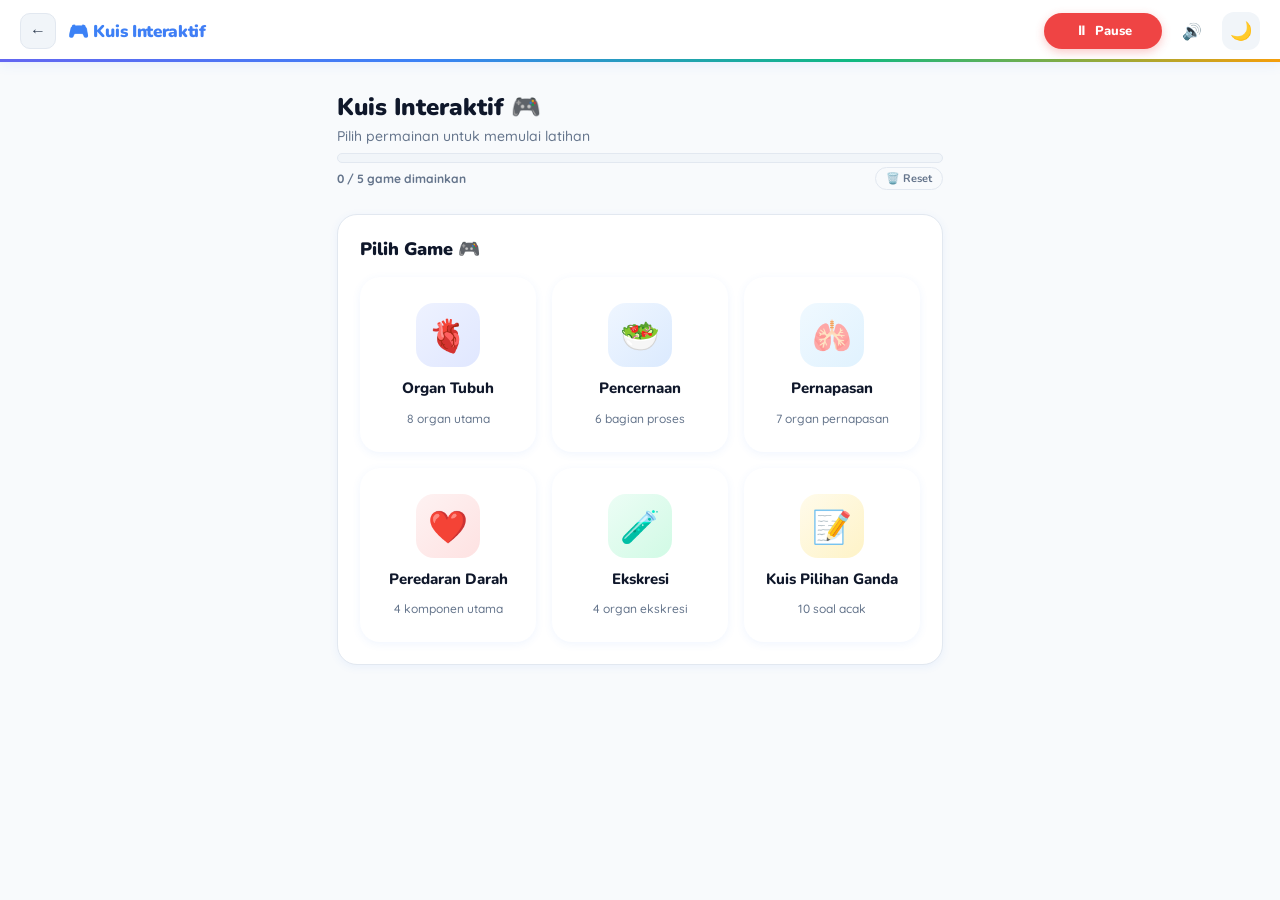
<file: permainan-interaktif.html>
﻿<!DOCTYPE html>
<html lang="id">
<head>
<meta charset="UTF-8">
<meta name="viewport" content="width=device-width, initial-scale=1.0">
<title>Brain IPA - Permainan Interaktif</title>
<link href="https://fonts.googleapis.com/css2?family=Nunito:wght@400;600;700;800;900&family=Quicksand:wght@400;500;600;700&display=swap" rel="stylesheet">
<link rel="stylesheet" href="style.css">
<link rel="manifest" href="manifest.json">
<link rel="icon" type="image/png" href="assets/images/icon.png">
<link rel="apple-touch-icon" href="assets/images/icon.png">
<meta name="theme-color" content="#3B82F6">
</head>
<body data-page-id="page-game-menu" data-page-label="Halaman Permainan Interaktif">

<!-- ===== AUDIO ===== -->
<audio id="kuis-audio" preload="auto">
  <source src="assets/audio/narasi-game-menu.mp3" type="audio/mpeg">
</audio>

<div class="page active" id="page-game-menu">
  <div class="top-bar">
    <button class="btn-back" onclick="location.href='menu-materi.html'">←</button>
    <span class="top-bar-title">🎮 Kuis Interaktif</span>
    <button class="btn-sound-toggle" onclick="toggleGameMenuNarration()" id="game-menu-sound-toggle" aria-pressed="false" title="Dengarkan narasi kuis">
      <span id="game-menu-sound-icon">🔊</span>
      <span id="game-menu-sound-text">Dengarkan</span>
    </button>
    <button class="btn-darkmode" onclick="toggleDarkMode()" title="Toggle Dark Mode">🌙</button>
  </div>
  <div class="menu-container">
    <div class="menu-header">
      <h2>Kuis Interaktif 🎮</h2>
      <p>Pilih permainan untuk memulai latihan</p>
      <div class="progress-wrap">
        <div class="progress-bar" id="game-progress-bar" style="width:0%"></div>
      </div>
      <div style="display:flex;align-items:center;justify-content:space-between;margin-bottom:12px;">
        <div class="progress-text" id="game-progress-text" style="margin-bottom:0;">0 / 5 game dimainkan</div>
        <button onclick="resetScoreOnly()" class="btn-reset-progress">🗑️ Reset</button>
      </div>
    </div>
    <div class="menu-section">
      <h3 class="menu-section-title">Pilih Game 🎮</h3>
      <div class="menu-grid">
        <div class="menu-card c1" id="gcard-organ" onclick="location.href='game-organ-tubuh.html'">
          <div class="menu-icon-wrap">🫀</div>
          <div class="menu-card-title">Organ Tubuh</div>
          <div class="menu-card-sub" id="gsub-organ">8 organ utama</div>
          <span class="card-read-badge" id="gbadge-organ" style="background:#F59E0B;">★ Best</span>
        </div>
        <div class="menu-card c2" id="gcard-digestive" onclick="location.href='game-pencernaan.html'">
          <div class="menu-icon-wrap">🥗</div>
          <div class="menu-card-title">Pencernaan</div>
          <div class="menu-card-sub" id="gsub-digestive">6 bagian proses</div>
          <span class="card-read-badge" id="gbadge-digestive" style="background:#F59E0B;">★ Best</span>
        </div>
        <div class="menu-card c3" id="gcard-breathing" onclick="location.href='game-pernapasan.html'">
          <div class="menu-icon-wrap">🫁</div>
          <div class="menu-card-title">Pernapasan</div>
          <div class="menu-card-sub" id="gsub-breathing">7 organ pernapasan</div>
          <span class="card-read-badge" id="gbadge-breathing" style="background:#F59E0B;">★ Best</span>
        </div>
        <div class="menu-card c4" id="gcard-circulation" onclick="location.href='game-peredaran-darah.html'">
          <div class="menu-icon-wrap">❤️</div>
          <div class="menu-card-title">Peredaran Darah</div>
          <div class="menu-card-sub" id="gsub-circulation">4 komponen utama</div>
          <span class="card-read-badge" id="gbadge-circulation" style="background:#F59E0B;">★ Best</span>
        </div>
        <div class="menu-card c5" id="gcard-excretion" onclick="location.href='game-ekskresi.html'">
          <div class="menu-icon-wrap">🧪</div>
          <div class="menu-card-title">Ekskresi</div>
          <div class="menu-card-sub" id="gsub-excretion">4 organ ekskresi</div>
          <span class="card-read-badge" id="gbadge-excretion" style="background:#F59E0B;">★ Best</span>
        </div>
        <div class="menu-card c6" id="gcard-quiz" onclick="location.href='kuis-pilihan-ganda.html'">
          <div class="menu-icon-wrap">📝</div>
          <div class="menu-card-title">Kuis Pilihan Ganda</div>
          <div class="menu-card-sub" id="gsub-quiz">10 soal acak</div>
          <span class="card-read-badge" id="gbadge-quiz" style="background:#F59E0B;">★ Best</span>
        </div>
      </div>
    </div>
  </div>
</div>

<script src="app.js?v=1.2.6"></script>
</body>
</html>
</file>
<file: style.css>
:root {
    --blue: #3B82F6;
    --blue-light: #EFF6FF;
    --blue-mid: #BFDBFE;
    --green: #10B981;
    --green-light: #ECFDF5;
    --teal: #0EA5E9;
    --indigo: #6366F1;
    --white: #FFFFFF;
    --gray-50: #F8FAFC;
    --gray-100: #F1F5F9;
    --gray-200: #E2E8F0;
    --gray-500: #64748B;
    --gray-700: #334155;
    --gray-900: #0F172A;
    --shadow-sm: 0 2px 8px rgba(59,130,246,0.08);
    --shadow-md: 0 4px 20px rgba(59,130,246,0.12);
    --shadow-lg: 0 8px 40px rgba(59,130,246,0.18);
    --radius: 20px;
    --radius-sm: 12px;
  }

  * { margin: 0; padding: 0; box-sizing: border-box; }

  body {
    font-family: 'Quicksand', sans-serif;
    background: var(--gray-50);
    color: var(--gray-900);
    min-height: 100vh;
    overflow-x: hidden;
  }

  /* ============ PAGES ============ */
  .page { display: none; min-height: 100vh; }
  .page.active { display: flex; flex-direction: column; }

  /* ============ HOME PAGE ============ */
  #page-home {
    background: linear-gradient(135deg, #EFF6FF 0%, #F0FDF4 50%, #EEF2FF 100%);
    align-items: center;
    justify-content: center;
    padding: 40px 20px;
    position: relative;
    overflow: hidden;
  }

  #page-home::before {
    content: '';
    position: absolute;
    width: 600px; height: 600px;
    background: radial-gradient(circle, rgba(59,130,246,0.08) 0%, transparent 70%);
    top: -200px; right: -200px;
    border-radius: 50%;
  }

  #page-home::after {
    content: '';
    position: absolute;
    width: 400px; height: 400px;
    background: radial-gradient(circle, rgba(16,185,129,0.08) 0%, transparent 70%);
    bottom: -100px; left: -100px;
    border-radius: 50%;
  }

  .home-content {
    text-align: center;
    max-width: 500px;
    position: relative;
    z-index: 1;
    animation: fadeInUp 0.6s ease both;
  }

  .home-logo {
    display: inline-flex;
    align-items: center;
    justify-content: center;
    width: 90px; height: 90px;
    background: linear-gradient(135deg, var(--blue), var(--teal));
    border-radius: 28px;
    margin-bottom: 24px;
    box-shadow: 0 8px 30px rgba(59,130,246,0.3);
    font-size: 40px;
  }

  .home-title {
    font-family: 'Nunito', sans-serif;
    font-size: 52px;
    font-weight: 900;
    background: linear-gradient(135deg, var(--blue), var(--teal));
    -webkit-background-clip: text;
    -webkit-text-fill-color: transparent;
    background-clip: text;
    line-height: 1.1;
    margin-bottom: 12px;
  }

  .home-subtitle {
    font-size: 16px;
    color: var(--gray-500);
    line-height: 1.6;
    margin-bottom: 40px;
    font-weight: 500;
  }

  .floating-icons {
    display: flex;
    justify-content: center;
    gap: 16px;
    margin-bottom: 40px;
    flex-wrap: wrap;
  }

  .floating-icon {
    display: flex;
    flex-direction: column;
    align-items: center;
    gap: 6px;
    padding: 16px 20px;
    background: white;
    border-radius: var(--radius-sm);
    box-shadow: var(--shadow-sm);
    font-size: 13px;
    color: var(--gray-500);
    font-weight: 600;
    transition: transform 0.2s, box-shadow 0.2s;
    cursor: default;
  }

  .floating-icon:hover { transform: translateY(-4px); box-shadow: var(--shadow-md); }
  .floating-icon.no-hover:hover { transform: none; box-shadow: var(--shadow-sm); }
  .floating-icon .icon { font-size: 28px; }

  .btn-primary {
    display: inline-flex;
    align-items: center;
    gap: 10px;
    background: linear-gradient(135deg, var(--blue), var(--teal));
    color: white;
    border: none;
    padding: 18px 40px;
    border-radius: 50px;
    font-size: 18px;
    font-weight: 800;
    font-family: 'Nunito', sans-serif;
    cursor: pointer;
    box-shadow: 0 6px 25px rgba(59,130,246,0.35);
    transition: transform 0.2s, box-shadow 0.2s;
    width: 100%;
    max-width: 300px;
    justify-content: center;
    margin-bottom: 16px;
  }

  .btn-primary:hover { transform: translateY(-2px); box-shadow: 0 10px 35px rgba(59,130,246,0.45); }
  .btn-primary:active { transform: translateY(0); }

  .btn-dev {
    display: inline-flex;
    align-items: center;
    gap: 8px;
    background: white;
    color: var(--gray-700);
    border: 2px solid var(--gray-200);
    padding: 12px 28px;
    border-radius: 50px;
    font-size: 14px;
    font-weight: 700;
    font-family: 'Nunito', sans-serif;
    cursor: pointer;
    box-shadow: var(--shadow-sm);
    transition: all 0.2s;
  }

  .btn-dev:hover { border-color: var(--blue); color: var(--blue); box-shadow: var(--shadow-md); }

    /* ============ DEVELOPER PAGE ============ */
  #page-developer {
    display: flex;
    align-items: center; justify-content: center;
    padding: 30px 16px; min-height: 100vh;
    position: relative; overflow: hidden;
    background: radial-gradient(circle at 50% 10%, rgba(59,130,246,0.06), transparent 60%), #F8FAFC;
  }
  #page-developer::before {
    content: ''; position: absolute;
    width: 450px; height: 450px;
    background: radial-gradient(circle, rgba(99,102,241,0.12) 0%, transparent 70%);
    top: -120px; right: -100px; border-radius: 50%; pointer-events: none;
  }
  #page-developer::after {
    content: ''; position: absolute;
    width: 400px; height: 400px;
    background: radial-gradient(circle, rgba(16,185,129,0.1) 0%, transparent 70%);
    bottom: -100px; left: -100px; border-radius: 50%; pointer-events: none;
  }

  .dev-card {
    background: rgba(255, 255, 255, 0.95);
    backdrop-filter: blur(16px);
    -webkit-backdrop-filter: blur(16px);
    border: 1.5px solid rgba(59,130,246,0.18);
    border-radius: 28px;
    box-shadow: 0 24px 60px rgba(59,130,246,0.12), 0 4px 16px rgba(0,0,0,0.04);
    padding: 24px 28px 30px; max-width: 460px; width: 100%;
    text-align: center; animation: fadeInUp 0.5s ease both;
    position: relative; z-index: 1; overflow: hidden;
  }
  .dev-card::before {
    content: ''; position: absolute; top: 0; left: 0; right: 0; height: 5px;
    background: linear-gradient(90deg, #6366F1, #3B82F6, #10B981, #F59E0B);
    border-radius: 28px 28px 0 0;
  }

  /* Nav Header */
  .dev-nav-header {
    display: flex;
    align-items: center;
    justify-content: space-between;
    margin-bottom: 20px;
    padding-bottom: 12px;
    border-bottom: 1px solid rgba(59,130,246,0.1);
  }
  .dev-header-badge {
    font-family: 'Nunito', sans-serif;
    font-size: 13px;
    font-weight: 800;
    color: var(--blue);
    background: rgba(59,130,246,0.08);
    padding: 4px 12px;
    border-radius: 999px;
    letter-spacing: 0.3px;
  }

  /* Avatar with glow ring */
  .dev-avatar-wrap {
    position: relative;
    width: 120px;
    height: 120px;
    margin: 0 auto 16px;
  }
  .dev-avatar {
    width: 100%;
    height: 100%;
    border-radius: 50%;
    overflow: hidden;
    padding: 4px;
    background: linear-gradient(135deg, #6366F1, #3B82F6, #10B981);
    box-shadow: 0 8px 25px rgba(59,130,246,0.25);
    transition: transform 0.3s ease, box-shadow 0.3s ease;
  }
  .dev-avatar:hover {
    transform: scale(1.04);
    box-shadow: 0 12px 32px rgba(59,130,246,0.35);
  }
  .dev-avatar img {
    width: 100%;
    height: 100%;
    object-fit: cover;
    border-radius: 50%;
    background: #FFFFFF;
  }
  .dev-online-status {
    position: absolute;
    bottom: 6px;
    right: 6px;
    width: 18px;
    height: 18px;
    background: #10B981;
    border: 3px solid #FFFFFF;
    border-radius: 50%;
    box-shadow: 0 2px 6px rgba(0,0,0,0.15);
  }

  .dev-name {
    font-family: 'Nunito', sans-serif;
    font-size: 24px;
    font-weight: 900;
    color: var(--gray-900);
    margin-bottom: 6px;
    letter-spacing: -0.3px;
  }
  .dev-badge {
    display: inline-flex;
    align-items: center;
    gap: 6px;
    background: #EFF6FF;
    color: #1D4ED8;
    border: 1px solid rgba(59,130,246,0.25);
    font-size: 12.5px;
    font-weight: 800;
    padding: 5px 14px;
    border-radius: 999px;
    margin-bottom: 18px;
  }
  .dev-desc {
    color: #475569;
    font-size: 13px;
    line-height: 1.7;
    padding: 14px 16px;
    background: rgba(241,245,249,0.7);
    border-radius: 14px;
    border-left: 3.5px solid var(--blue);
    text-align: left;
    margin-bottom: 20px;
    font-style: normal;
  }
  .dev-quote-icon {
    color: var(--blue);
    font-size: 16px;
    font-weight: 900;
    padding: 0 2px;
  }

  /* Info list */
  .dev-info-list {
    display: flex;
    flex-direction: column;
    gap: 8px;
    margin-bottom: 22px;
  }
  .dev-info-row {
    display: flex;
    align-items: center;
    gap: 14px;
    padding: 10px 14px;
    border-radius: 12px;
    background: #F8FAFC;
    border: 1px solid rgba(226,232,240,0.8);
    text-align: left;
    transition: all 0.2s ease;
  }
  .dev-info-row:hover {
    background: #EFF6FF;
    border-color: rgba(59,130,246,0.25);
    transform: translateX(3px);
  }
  .dev-info-icon {
    font-size: 20px;
    width: 28px;
    text-align: center;
    flex-shrink: 0;
  }
  .dev-info-text {
    flex: 1;
    min-width: 0;
  }
  .dev-info-label {
    font-size: 9.5px;
    font-weight: 800;
    color: #64748B;
    letter-spacing: 0.6px;
    text-transform: uppercase;
    margin-bottom: 2px;
  }
  .dev-info-val {
    font-size: 13px;
    font-weight: 700;
    color: #1E293B;
    word-break: break-word;
  }
  .dev-info-email {
    cursor: pointer;
  }
  .dev-info-email .email-val {
    color: #2563EB;
    font-weight: 800;
  }
  .dev-copy-btn {
    background: rgba(59,130,246,0.1);
    border: none;
    border-radius: 8px;
    padding: 6px 8px;
    font-size: 14px;
    cursor: pointer;
    transition: transform 0.15s, background 0.15s;
  }
  .dev-copy-btn:hover {
    background: rgba(59,130,246,0.2);
    transform: scale(1.1);
  }

  /* Action buttons */
  .dev-action-btns {
    display: flex;
    gap: 10px;
    margin-bottom: 20px;
  }
  .dev-contact-btn,
  .dev-share-btn {
    flex: 1;
    display: inline-flex;
    align-items: center;
    justify-content: center;
    gap: 8px;
    padding: 10px 16px;
    border-radius: 12px;
    font-family: 'Nunito', sans-serif;
    font-size: 13px;
    font-weight: 800;
    text-decoration: none;
    cursor: pointer;
    transition: all 0.2s cubic-bezier(0.34,1.56,0.64,1);
  }
  .dev-contact-btn {
    background: linear-gradient(135deg, #2563EB, #1D4ED8);
    color: #FFFFFF;
    border: none;
    box-shadow: 0 4px 14px rgba(37,99,235,0.3);
  }
  .dev-contact-btn:hover {
    transform: translateY(-2px);
    box-shadow: 0 6px 18px rgba(37,99,235,0.4);
    color: #FFFFFF;
  }
  .dev-share-btn {
    background: #F1F5F9;
    color: #334155;
    border: 1px solid #CBD5E1;
  }
  .dev-share-btn:hover {
    background: #E2E8F0;
    transform: translateY(-2px);
  }

  /* App meta tags */
  .dev-app-meta {
    display: flex;
    flex-wrap: wrap;
    align-items: center;
    justify-content: center;
    gap: 6px;
    padding-top: 14px;
    border-top: 1px solid rgba(59,130,246,0.1);
  }
  .meta-tag {
    font-size: 11px;
    font-weight: 700;
    color: #64748B;
    background: rgba(100,116,139,0.08);
    padding: 3px 9px;
    border-radius: 6px;
  }

  /* Toast Notification */
  .dev-toast {
    position: fixed;
    bottom: 30px;
    left: 50%;
    transform: translateX(-50%) translateY(30px);
    background: rgba(15,23,42,0.92);
    color: #FFFFFF;
    font-family: 'Nunito', sans-serif;
    font-size: 13px;
    font-weight: 800;
    padding: 10px 20px;
    border-radius: 999px;
    box-shadow: 0 10px 30px rgba(0,0,0,0.25);
    border: 1px solid rgba(255,255,255,0.15);
    backdrop-filter: blur(12px);
    -webkit-backdrop-filter: blur(12px);
    opacity: 0;
    pointer-events: none;
    transition: all 0.3s cubic-bezier(0.34,1.56,0.64,1);
    z-index: 9999;
  }
  .dev-toast.show {
    opacity: 1;
    transform: translateX(-50%) translateY(0);
  }

  /* Dark mode overrides for Developer page */
  body.dark #page-developer {
    background: radial-gradient(circle at 50% 10%, rgba(59,130,246,0.1), transparent 60%), #060B18;
  }
  body.dark .dev-card {
    background: rgba(15,23,42,0.85);
    border-color: rgba(96,165,250,0.2);
    box-shadow: 0 24px 60px rgba(0,0,0,0.6);
  }
  body.dark .dev-nav-header { border-bottom-color: rgba(96,165,250,0.15); }
  body.dark .dev-header-badge { background: rgba(59,130,246,0.18); color: #93C5FD; }
  body.dark .dev-name { color: #F8FAFC; }
  body.dark .dev-badge { background: rgba(59,130,246,0.18); color: #93C5FD; border-color: rgba(59,130,246,0.3); }
  body.dark .dev-desc { background: rgba(30,41,59,0.6); color: #CBD5E1; border-left-color: #60A5FA; }
  body.dark .dev-info-row { background: rgba(30,41,59,0.7); border-color: rgba(255,255,255,0.06); }
  body.dark .dev-info-row:hover { background: rgba(30,58,95,0.8); border-color: rgba(96,165,250,0.3); }
  body.dark .dev-info-label { color: #94A3B8; }
  body.dark .dev-info-val { color: #F1F5F9; }
  body.dark .dev-info-email .email-val { color: #60A5FA; }
  body.dark .dev-share-btn { background: rgba(30,41,59,0.8); color: #CBD5E1; border-color: #475569; }
  body.dark .dev-share-btn:hover { background: rgba(51,65,85,0.9); color: #FFFFFF; }
  body.dark .dev-app-meta { border-top-color: rgba(255,255,255,0.08); }
  body.dark .meta-tag { background: rgba(255,255,255,0.06); color: #94A3B8; }
  body.dark .dev-online-status { border-color: #0F172A; }

  /* ============ MENU MATERI PAGE ============ */
  #page-menu {
    background: var(--gray-50);
    min-height: 100vh;
  }

  /* ============ TOP BAR ============ */
  .top-bar {
    background: white;
    padding: 12px 20px;
    display: flex;
    align-items: center;
    gap: 12px;
    position: sticky;
    top: 0;
    z-index: 100;
    box-shadow: 0 2px 12px rgba(59,130,246,0.08);
    border-bottom: 1px solid rgba(59,130,246,0.1);
    flex-shrink: 0;
  }

  .top-bar::after {
    content: '';
    position: absolute;
    bottom: 0; left: 0; right: 0;
    height: 3px;
    background: linear-gradient(90deg, #6366F1, #3B82F6, #10B981, #F59E0B);
  }

  .top-bar-title {
    font-family: 'Nunito', sans-serif;
    font-size: 17px;
    font-weight: 900;
    background: linear-gradient(135deg, #3B82F6, #6366F1);
    -webkit-background-clip: text;
    -webkit-text-fill-color: transparent;
    background-clip: text;
    flex: 1;
    letter-spacing: -0.3px;
  }

  .btn-back {
    width: 36px; height: 36px;
    background: var(--gray-100);
    border: 1.5px solid var(--gray-200);
    border-radius: 10px;
    font-size: 16px;
    cursor: pointer;
    display: flex; align-items: center; justify-content: center;
    color: var(--gray-700);
    transition: all 0.2s;
    flex-shrink: 0;
  }
  .btn-back:hover {
    background: var(--blue-light);
    border-color: var(--blue);
    color: var(--blue);
    transform: scale(1.08);
  }

  .btn-darkmode {
    display: flex; align-items: center; justify-content: center;
    width: 36px; height: 36px;
    background: var(--gray-100);
    border: 1.5px solid var(--gray-200);
    border-radius: 10px;
    cursor: pointer; font-size: 16px;
    transition: all 0.2s;
    color: var(--gray-700);
    flex-shrink: 0;
  }
  .btn-darkmode:hover {
    background: var(--blue-light);
    border-color: var(--blue);
    transform: scale(1.08) rotate(15deg);
  }

  .btn-sound-toggle {
    display: inline-flex;
    align-items: center;
    justify-content: center;
    gap: 7px;
    min-width: 118px;
    height: 36px;
    padding: 0 16px;
    background: linear-gradient(135deg,#3B82F6,#6366F1);
    border: none;
    border-radius: 50px;
    cursor: pointer;
    color: white;
    font-family: 'Nunito', sans-serif;
    font-size: 13px;
    font-weight: 800;
    line-height: 1;
    white-space: nowrap;
    box-shadow: 0 3px 12px rgba(59,130,246,0.3);
    transition: transform 0.2s, box-shadow 0.2s, background 0.2s;
    flex-shrink: 0;
  }
  .btn-sound-toggle:hover {
    color: white;
    box-shadow: 0 5px 16px rgba(59,130,246,0.38);
    transform: translateY(-1px);
  }
  .btn-sound-toggle.playing {
    background: #EF4444;
    color: white;
    box-shadow: 0 3px 10px rgba(239,68,68,0.3);
  }

  body.dark .top-bar {
    background: #1E293B;
    border-bottom-color: rgba(96,165,250,0.15);
    box-shadow: 0 2px 16px rgba(0,0,0,0.3);
  }
  body.dark .top-bar-title {
    background: linear-gradient(135deg, #60A5FA, #A5B4FC);
    -webkit-background-clip: text;
    -webkit-text-fill-color: transparent;
    background-clip: text;
  }
  body.dark .btn-back {
    background: #334155; border-color: #475569; color: #CBD5E1;
  }
  body.dark .btn-back:hover { background: #1E3A5F; border-color: #60A5FA; color: #60A5FA; }
  body.dark .btn-darkmode { background: #334155; border-color: #475569; color: #CBD5E1; }
  body.dark .btn-darkmode:hover { background: #1E3A5F; border-color: #60A5FA; }
  body.dark .btn-sound-toggle { background: linear-gradient(135deg,#3B82F6,#6366F1); color: white; }
  body.dark .btn-sound-toggle:hover { color: white; box-shadow: 0 5px 16px rgba(96,165,250,0.35); }
  body.dark .btn-sound-toggle.playing { background: #EF4444; color: white; box-shadow: 0 3px 10px rgba(239,68,68,0.3); }
  .menu-container {
    padding: 28px 24px;
    max-width: 900px;
    margin: 0 auto;
  }

  .menu-header {
    margin-bottom: 24px;
  }

  .menu-header h2 {
    font-family: 'Nunito', sans-serif;
    font-size: 24px;
    font-weight: 900;
    color: var(--gray-900);
    margin-bottom: 4px;
  }

  .menu-header p {
    color: var(--gray-500);
    font-size: 14px;
    font-weight: 500;
  }

  .menu-section {
    margin-top: 24px;
    background: white;
    border: 1px solid var(--gray-200);
    border-radius: var(--radius);
    box-shadow: var(--shadow-sm);
    padding: 22px;
  }

  .menu-header + .menu-section {
    margin-top: 0;
  }

  .menu-section-title {
    font-family: 'Nunito', sans-serif;
    font-size: 18px;
    font-weight: 900;
    color: var(--gray-900);
    margin-bottom: 16px;
  }

  .menu-grid {
    display: grid;
    grid-template-columns: repeat(2, 1fr);
    gap: 16px;
  }

  @media (min-width: 640px) { .menu-grid { grid-template-columns: repeat(3, 1fr); } }
  @media (min-width: 900px) { .menu-grid { grid-template-columns: repeat(3, 1fr); } }

  .menu-card {
    background: white;
    border-radius: var(--radius);
    padding: 24px 20px;
    cursor: pointer;
    box-shadow: var(--shadow-sm);
    border: 2px solid transparent;
    transition: all 0.25s cubic-bezier(0.34, 1.56, 0.64, 1);
    display: flex;
    flex-direction: column;
    align-items: center;
    text-align: center;
    gap: 12px;
    position: relative;
    overflow: hidden;
  }

  .menu-card::before {
    content: '';
    position: absolute;
    bottom: 0; left: 0; right: 0;
    height: 4px;
    border-radius: 0 0 var(--radius) var(--radius);
    opacity: 0;
    transition: opacity 0.2s;
  }

  .menu-card:hover { transform: translateY(-6px); box-shadow: var(--shadow-lg); }
  .menu-card:hover::before { opacity: 1; }
  .menu-card:hover { border-color: var(--blue-mid); }

  .menu-card.c1::before, .menu-card.c1:hover { border-color: rgba(99,102,241,0.3); }
  .menu-card.c1 .menu-icon-wrap { background: linear-gradient(135deg, #EEF2FF, #E0E7FF); }
  .menu-card.c1 .menu-icon-wrap span { filter: none; }
  .menu-card.c1::before { background: linear-gradient(90deg, #6366F1, #818CF8); }

  .menu-card.c2::before { background: linear-gradient(90deg, #3B82F6, #60A5FA); }
  .menu-card.c2 .menu-icon-wrap { background: linear-gradient(135deg, #EFF6FF, #DBEAFE); }
  .menu-card.c2:hover { border-color: rgba(59,130,246,0.3); }

  .menu-card.c3::before { background: linear-gradient(90deg, #0EA5E9, #38BDF8); }
  .menu-card.c3 .menu-icon-wrap { background: linear-gradient(135deg, #F0F9FF, #E0F2FE); }
  .menu-card.c3:hover { border-color: rgba(14,165,233,0.3); }

  .menu-card.c4::before { background: linear-gradient(90deg, #EF4444, #F87171); }
  .menu-card.c4 .menu-icon-wrap { background: linear-gradient(135deg, #FEF2F2, #FEE2E2); }
  .menu-card.c4:hover { border-color: rgba(239,68,68,0.3); }

  .menu-card.c5::before { background: linear-gradient(90deg, #10B981, #34D399); }
  .menu-card.c5 .menu-icon-wrap { background: linear-gradient(135deg, #ECFDF5, #D1FAE5); }
  .menu-card.c5:hover { border-color: rgba(16,185,129,0.3); }

  .menu-card.c6::before { background: linear-gradient(90deg, #F59E0B, #FBBF24); }
  .menu-card.c6 .menu-icon-wrap { background: linear-gradient(135deg, #FFFBEB, #FEF3C7); }
  .menu-card.c6:hover { border-color: rgba(245,158,11,0.3); }

  .menu-icon-wrap {
    width: 64px; height: 64px;
    border-radius: 18px;
    display: flex;
    align-items: center;
    justify-content: center;
    font-size: 32px;
  }

  .menu-card-title {
    font-family: 'Nunito', sans-serif;
    font-size: 15px;
    font-weight: 800;
    color: var(--gray-900);
    line-height: 1.3;
  }

  .menu-card-sub {
    font-size: 12px;
    color: var(--gray-500);
    font-weight: 500;
  }

  /* ============ MATERI PAGE ============ */
  #page-materi { background: white; flex-direction: column; }

  .materi-body { flex: 1; display: flex; overflow: hidden; height: calc(100svh - 56px); }

  .panel-left {
    width: 50%; background: white;
    border-right: 1px solid rgba(59,130,246,0.1);
    display: flex; flex-direction: column;
    align-items: center; justify-content: flex-start;
    padding: 12px 10px; position: relative;
    overflow: hidden; overflow-y: auto;
    box-shadow: 2px 0 12px rgba(59,130,246,0.04);
  }

  .panel-right {
    width: 50%; overflow-y: auto;
    padding: 24px 20px; background: white;
    scrollbar-width: thin;
    scrollbar-color: rgba(59,130,246,0.2) transparent;
  }
  .panel-right::-webkit-scrollbar { width: 4px; }
  .panel-right::-webkit-scrollbar-track { background: transparent; }
  .panel-right::-webkit-scrollbar-thumb { background: rgba(59,130,246,0.2); border-radius: 4px; }

  .materi-title { font-family:'Nunito',sans-serif; font-size:20px; font-weight:900; color:var(--gray-900); margin-bottom:6px; }
  .materi-badge { display:inline-block; padding:4px 14px; border-radius:50px; font-size:12px; font-weight:700; margin-bottom:16px; }

  .section-block {
    background: #EFF6FF; border-radius: 14px; padding: 16px 18px; margin-bottom: 12px;
    box-shadow: 0 2px 10px rgba(59,130,246,0.06);
    border: 1px solid rgba(59,130,246,0.12); border-left: 3px solid var(--blue);
  }
  .section-block.green  { border-left-color: var(--green); }
  .section-block.teal   { border-left-color: var(--teal); }
  .section-block.indigo { border-left-color: var(--indigo); }

  .section-label { font-family:'Nunito',sans-serif; font-size:11px; font-weight:800; color:var(--gray-500); text-transform:uppercase; letter-spacing:0.6px; margin-bottom:7px; }
  .section-text { font-size:13.5px; color:var(--gray-700); line-height:1.75; font-weight:500; }

  .organ-list { display:flex; flex-wrap:wrap; gap:8px; margin-top:8px; }
  .organ-chip {
    display:inline-flex; align-items:center; gap:6px;
    background:var(--blue-light); color:var(--blue);
    padding:5px 12px; border-radius:50px; font-size:12px; font-weight:700;
    cursor:pointer; transition:all 0.18s cubic-bezier(0.34,1.56,0.64,1);
    border:1.5px solid transparent;
  }
  .organ-chip:hover { background:var(--blue); color:white; transform:translateY(-1px); }
  .organ-chip.active { background:var(--blue); color:white; box-shadow:0 4px 12px rgba(59,130,246,0.3); }

  .proses-list { display:flex; flex-direction:column; gap:8px; margin-top:12px; position:relative; }
  .proses-list::before { content:''; position:absolute; left:11px; top:24px; bottom:24px; width:2px; background:linear-gradient(to bottom,var(--blue),var(--teal)); opacity:0.2; border-radius:2px; }

  .proses-item {
    display:flex; align-items:flex-start; gap:12px;
    font-size:13px; color:var(--gray-700); font-weight:500;
    background:white; border:1.5px solid var(--gray-200);
    border-radius:12px; padding:10px 14px; transition:all 0.25s ease;
    opacity:1; transform:translateX(0);
  }
  .proses-item.revealed { opacity:1; transform:translateX(0); }
  .proses-item.active-step { border-color:var(--teal); background:linear-gradient(135deg,#F0FDFF,#EFF6FF); box-shadow:0 3px 14px rgba(14,165,233,0.15); }
  .proses-item.active-step .proses-num { transform:scale(1.15); box-shadow:0 0 0 3px rgba(59,130,246,0.2); }
  .proses-item:hover { border-color:var(--blue-mid); box-shadow:0 2px 10px rgba(59,130,246,0.1); }

  .proses-num { background:linear-gradient(135deg,var(--blue),var(--teal)); color:white; width:24px; height:24px; border-radius:50%; display:flex; align-items:center; justify-content:center; font-size:11px; font-weight:800; font-family:'Nunito',sans-serif; flex-shrink:0; margin-top:1px; transition:transform 0.3s,box-shadow 0.3s; position:relative; z-index:1; }
  .proses-arrow { color:var(--blue); font-weight:800; margin:0 4px; }
  .proses-controls { display:flex; align-items:center; gap:8px; margin-bottom:10px; }
  .btn-play-proses { display:inline-flex; align-items:center; gap:6px; background:linear-gradient(135deg,var(--blue),var(--teal)); color:white; border:none; padding:7px 16px; border-radius:50px; font-size:12px; font-weight:700; font-family:'Nunito',sans-serif; cursor:pointer; box-shadow:0 3px 12px rgba(59,130,246,0.25); transition:transform 0.2s,box-shadow 0.2s; }
  .btn-play-proses:hover { transform:translateY(-1px); box-shadow:0 5px 16px rgba(59,130,246,0.35); }
  .btn-play-proses:active { transform:translateY(0); }
  .btn-play-proses:disabled { opacity:0.5; cursor:not-allowed; transform:none; }
  .proses-progress { font-size:11px; color:var(--gray-500); font-weight:600; }

  @keyframes stepPing { 0%{box-shadow:0 0 0 0px rgba(59,130,246,0.5);}60%{box-shadow:0 0 0 10px rgba(59,130,246,0);}100%{box-shadow:0 0 0 0px rgba(59,130,246,0);} }
  .proses-item.active-step .proses-num { animation:stepPing 1s ease-out infinite; }

  .animate-in { animation:fadeInUp 0.38s cubic-bezier(0.22,1,0.36,1) both; }

  .organ-detail-section {
    margin-top: 0;
    margin-bottom: 16px;
    background: #F0F7FF;
    border: 1.5px solid rgba(59,130,246,0.2);
    border-radius: 18px;
    padding: 20px;
    box-shadow: 0 4px 18px rgba(59,130,246,0.08);
    animation: fadeInUp 0.35s ease both;
  }
  .organ-detail-header {
    display: flex;
    align-items: center;
    gap: 10px;
    font-family: 'Nunito', sans-serif;
    font-size: 19px;
    font-weight: 900;
    color: var(--blue);
    margin-bottom: 14px;
    padding-bottom: 10px;
    border-bottom: 1.5px solid rgba(59,130,246,0.15);
  }
  .organ-detail-body {
    font-size: 13.5px;
    color: var(--gray-700);
    line-height: 1.8;
    font-weight: 500;
  }
  .organ-detail-body p { margin-bottom: 10px; }
  .organ-detail-body p:last-child { margin-bottom: 0; }

  /* Card Foto Organ yang Rapi & Estetik */
  .organ-photo-wrap {
    width: 100%;
    border-radius: 16px;
    overflow: hidden;
    margin-bottom: 16px;
    background: #FFFFFF;
    border: 1.5px solid rgba(59,130,246,0.18);
    box-shadow: 0 4px 18px rgba(59,130,246,0.08), 0 1px 3px rgba(0,0,0,0.04);
    position: relative;
    transition: transform 0.25s ease, box-shadow 0.25s ease;
  }
  .organ-photo-wrap:hover {
    transform: translateY(-2px);
    box-shadow: 0 8px 24px rgba(59,130,246,0.15);
  }
  .organ-photo-wrap img {
    width: 100%;
    max-height: 220px;
    object-fit: contain;
    display: block;
    background: #F8FAFC;
    padding: 12px;
    transition: transform 0.35s cubic-bezier(0.34,1.56,0.64,1);
  }
  .organ-photo-wrap:hover img {
    transform: scale(1.03);
  }
  .organ-photo-caption {
    text-align: center;
    font-family: 'Nunito', sans-serif;
    font-size: 11.5px;
    color: var(--gray-700);
    font-weight: 700;
    padding: 8px 12px;
    background: #FFFFFF;
    border-top: 1px solid rgba(59,130,246,0.12);
    display: flex;
    align-items: center;
    justify-content: center;
    gap: 6px;
  }

  .selected-info {
    background: #EFF6FF;
    border: 1.5px solid rgba(59,130,246,0.18);
    border-radius: 12px;
    padding: 12px 14px;
    margin-bottom: 12px;
    display: none;
  }
  .selected-info.show { display: block; animation: fadeInUp 0.3s ease both; }
  .selected-info-name { font-family: 'Nunito', sans-serif; font-size: 15px; font-weight: 800; color: var(--blue); margin-bottom: 4px; }
  .selected-info-func { font-size: 12.5px; color: var(--gray-700); line-height: 1.6; font-weight: 500; }

  /* SVG Organ Diagram */
  .organ-svg-container { width: 100%; max-width: 620px; position: relative; }
  .organ-svg-container svg { width: 100%; height: auto; overflow: visible; }
  .organ-hotspot { cursor: pointer; transition: all 0.2s; }
  .organ-hotspot:hover .organ-shape { filter: brightness(1.1); }
  .organ-hotspot.selected .organ-shape { filter: drop-shadow(0 0 8px rgba(59,130,246,0.6)); }
  .organ-label { font-family: 'Quicksand', sans-serif; font-size: 11px; font-weight: 700; pointer-events: none; fill: #CBD5E1; }

  /* Popup */
  .organ-popup {
    position: absolute;
    background: rgba(30,41,59,0.95);
    backdrop-filter: blur(12px);
    border-radius: 14px;
    padding: 12px 14px;
    box-shadow: 0 8px 30px rgba(0,0,0,0.4);
    border: 1px solid rgba(96,165,250,0.2);
    min-width: 180px; max-width: 240px;
    pointer-events: none;
    opacity: 0; transform: translateY(-4px);
    transition: all 0.2s; z-index: 50;
  }
  .organ-popup.show { opacity: 1; transform: translateY(0); }
  .popup-name { font-family: 'Nunito', sans-serif; font-size: 14px; font-weight: 800; color: #60A5FA; margin-bottom: 5px; display: flex; align-items: center; gap: 6px; }
  .popup-func { font-size: 12px; color: #94A3B8; line-height: 1.6; font-weight: 500; }

  .hint-text {
    font-family: 'Nunito', sans-serif;
    font-size: 12px;
    color: #475569;
    text-align: center;
    margin-top: 12px;
    font-weight: 700;
    display: flex;
    align-items: center;
    justify-content: center;
    gap: 6px;
  }
  .hint-text span { animation: pulse 2s infinite; display: inline-block; }
  @keyframes pulse { 0%,100%{opacity:1} 50%{opacity:0.5} }

  /* Card Pembungkus Diagram Utama */
  .pencernaan-img-wrap,
  .peredaran-img-wrap {
    position: relative;
    width: 100%;
    max-width: 520px;
    max-height: calc(100vh - 90px);
    overflow: visible;
    margin: 0 auto;
    background: #FFFFFF;
    border: 1.5px solid rgba(59,130,246,0.14);
    border-radius: 20px;
    padding: 12px;
    box-shadow: 0 6px 24px rgba(59,130,246,0.08), 0 2px 8px rgba(0,0,0,0.04);
    transition: border-color 0.25s ease, box-shadow 0.25s ease;
  }
  .pencernaan-img-wrap:hover,
  .peredaran-img-wrap:hover {
    border-color: rgba(59,130,246,0.28);
    box-shadow: 0 10px 32px rgba(59,130,246,0.12);
  }
  .pencernaan-img {
    width: 100%;
    height: auto;
    max-height: calc(100vh - 120px);
    object-fit: contain;
    display: block;
    border-radius: 14px;
  }
  .pencernaan-svg-overlay {
    position: absolute;
    top: 12px; left: 12px;
    right: 12px; bottom: 12px;
    width: calc(100% - 24px);
    height: calc(100% - 24px);
    overflow: visible;
  }
  foreignObject {
    overflow: visible !important;
  }
  .pencernaan-svg-overlay line,
  .pencernaan-svg-overlay circle {
    pointer-events: none;
  }
  .pencernaan-svg-overlay ellipse {
    pointer-events: all;
    cursor: pointer;
  }
  .pencernaan-svg-overlay foreignObject {
    pointer-events: none;
    overflow: visible !important;
  }
  .pencernaan-svg-overlay foreignObject .organ-label-btn {
    pointer-events: all;
  }
  .pencernaan-svg-overlay foreignObject .organ-drop-zone {
    pointer-events: all;
  }
  .organ-label-btn {
    display: inline-flex;
    align-items: center;
    gap: 5px;
    background: rgba(255, 255, 255, 0.95);
    border: 1.5px solid #3B82F6;
    color: #1D4ED8;
    font-family: 'Nunito', sans-serif;
    font-size: 12px;
    font-weight: 800;
    padding: 4px 10px;
    border-radius: 999px;
    cursor: pointer;
    white-space: nowrap;
    box-shadow: 0 3px 10px rgba(0,0,0,0.08), 0 1px 3px rgba(59,130,246,0.15);
    transition: all 0.2s cubic-bezier(0.34,1.56,0.64,1);
    backdrop-filter: blur(8px);
    -webkit-backdrop-filter: blur(8px);
    max-width: none;
    width: max-content;
  }
  .organ-label-btn:hover {
    transform: translateY(-2px) scale(1.05);
    box-shadow: 0 6px 16px rgba(59,130,246,0.3);
  }

  .organ-label-icon {
    width: 18px;
    height: 18px;
    object-fit: contain;
    flex: 0 0 auto;
    border-radius: 4px;
    background: transparent;
    mix-blend-mode: multiply;
  }

  /* ===== ANIMASI GLOW ORGAN DIKLIK ===== */
  .organ-label-btn.active-organ {
    animation: organGlow 0.8s ease-out;
    box-shadow: 0 0 0 3px currentColor, 0 4px 16px rgba(59,130,246,0.5) !important;
    transform: scale(1.08) !important;
    font-weight: 800 !important;
  }
  @keyframes organGlow {
    0%   { transform: scale(1.0); box-shadow: 0 0 0 0px currentColor; }
    40%  { transform: scale(1.13); box-shadow: 0 0 0 6px rgba(59,130,246,0.35); }
    100% { transform: scale(1.08); box-shadow: 0 0 0 3px currentColor; }
  }

  /* Animasi garis pulse saat organ aktif */
  .line-active {
    animation: linePulse 1.2s ease-in-out infinite;
    stroke-width: 2.5 !important;
  }
  @keyframes linePulse {
    0%, 100% { opacity: 1; stroke-width: 2.5; }
    50%       { opacity: 0.4; stroke-width: 1.5; }
  }

  /* ===== ALUR PENCERNAAN (partikel berjalan) ===== */
  .digestive-flow-route {
    fill: none;
    stroke: transparent;
    stroke-width: 0;
    stroke-linecap: round;
    stroke-linejoin: round;
    pointer-events: none;
  }

  .digestive-stage {
    pointer-events: none;
    filter: drop-shadow(0 2px 5px rgba(120, 53, 15, 0.34));
  }

  .digestive-stage-food { opacity: 1; }
  .digestive-stage-kerongkongan,
  .digestive-stage-lambung,
  .digestive-stage-usus-halus,
  .digestive-stage-usus-besar,
  .digestive-stage-anus { opacity: 0; }

  .digestive-controls {
    position: absolute;
    top: 12px;
    right: 12px;
    z-index: 30;
    display: inline-flex;
    gap: 6px;
    padding: 5px;
    background: rgba(255,255,255,0.9);
    border: 1px solid rgba(59,130,246,0.18);
    border-radius: 999px;
    box-shadow: 0 4px 14px rgba(15,23,42,0.14);
    backdrop-filter: blur(6px);
  }

  .digestive-control-btn {
    min-width: 74px;
    border: none;
    border-radius: 999px;
    padding: 7px 12px;
    font-family: 'Nunito', sans-serif;
    font-size: 12px;
    font-weight: 800;
    cursor: pointer;
    color: var(--gray-700);
    background: transparent;
    transition: background 0.2s, color 0.2s, box-shadow 0.2s, transform 0.2s;
  }

  .digestive-control-btn:hover {
    transform: translateY(-1px);
    background: var(--blue-light);
    color: var(--blue);
  }

  .digestive-control-btn.active {
    color: white;
    background: linear-gradient(135deg, var(--blue), var(--teal));
    box-shadow: 0 3px 10px rgba(59,130,246,0.28);
  }

  .digestive-stage image {
    animation: foodPulse 1.1s ease-in-out infinite;
  }

  .digestive-click-area {
    pointer-events: all;
    cursor: pointer;
    fill: transparent;
  }

  .pencernaan-img-wrap.digestive-paused .digestive-flow-route,
  .pencernaan-img-wrap.digestive-paused .digestive-stage image {
    animation-play-state: paused;
  }

  /* ===== MEKANISME PERNAPASAN ===== */
  .breathing-route {
    fill: none;
    stroke: rgba(14, 165, 233, 0.34);
    stroke-width: 4;
    stroke-dasharray: 7 12;
    stroke-linecap: round;
    stroke-linejoin: round;
    opacity: 0;
    animation: breathingRouteDash 1.4s linear infinite, breathingRouteInVisibility 6s linear infinite;
    pointer-events: none;
  }

  .breathing-route-out {
    stroke: rgba(100, 116, 139, 0.3);
    animation: breathingRouteDash 1.4s linear infinite, breathingRouteOutVisibility 6s linear infinite;
  }

  .breathing-air {
    pointer-events: none;
    filter: drop-shadow(0 2px 6px rgba(14, 165, 233, 0.32));
  }

  .breathing-air-out {
    filter: drop-shadow(0 2px 6px rgba(148, 163, 184, 0.42));
  }

  .breathing-lungs {
    pointer-events: none;
    filter: drop-shadow(0 10px 20px rgba(14, 165, 233, 0.28));
  }

  .pencernaan-img-wrap.breathing-paused .breathing-route {
    animation-play-state: paused;
  }

  /* ===== MEKANISME PEREDARAN DARAH ===== */
  .circulation-route {
    fill: none;
    stroke-width: 7;
    stroke-dasharray: 18 18;
    stroke-linecap: round;
    stroke-linejoin: round;
    opacity: 0.74;
    animation: circulationRouteDash 1.6s linear infinite;
    pointer-events: none;
  }

  .circulation-route-oxygen {
    stroke: rgba(239, 68, 68, 0.48);
  }

  .circulation-route-carbon {
    stroke: rgba(37, 99, 235, 0.48);
  }

  .circulation-blood {
    pointer-events: none;
    filter: drop-shadow(0 3px 7px rgba(15, 23, 42, 0.26));
  }

  .circulation-heart-img {
    position: absolute;
    left: 50%;
    top: 48.8%;
    width: 22%;
    height: auto;
    z-index: 12;
    pointer-events: none;
    transform: translate(-50%, -50%) scale(0.94);
    transform-origin: center center;
    filter: drop-shadow(0 8px 14px rgba(127, 29, 29, 0.26));
    animation: heartImageBeat 1.15s ease-in-out infinite;
  }

  .circulation-heart-pulse {
    fill: rgba(248, 113, 113, 0.18);
    stroke: rgba(239, 68, 68, 0.42);
    stroke-width: 4;
    pointer-events: none;
    transform-box: fill-box;
    transform-origin: center;
    animation: heartPulse 0.9s ease-in-out infinite;
  }

  .peredaran-img-wrap.circulation-paused .circulation-route,
  .peredaran-img-wrap.circulation-paused .circulation-heart-pulse,
  .peredaran-img-wrap.circulation-paused .circulation-heart-img {
    animation-play-state: paused;
  }

  /* ===== MEKANISME EKSKRESI ===== */
  .excretion-route {
    fill: none;
    stroke: rgba(14, 165, 233, 0.54);
    stroke-width: 7;
    stroke-dasharray: 13 12;
    stroke-linecap: round;
    stroke-linejoin: round;
    opacity: 0.88;
    animation: excretionRouteDash 1.35s linear infinite;
    pointer-events: none;
  }

  .excretion-route-waste {
    stroke: rgba(245, 158, 11, 0.48);
    stroke-width: 5;
    stroke-dasharray: 8 12;
  }

  .excretion-drop {
    pointer-events: none;
    filter: drop-shadow(0 3px 7px rgba(14, 165, 233, 0.34));
  }

  .pencernaan-img-wrap.excretion-paused .excretion-route {
    animation-play-state: paused;
  }

  @keyframes circulationRouteDash {
    to { stroke-dashoffset: -36; }
  }

  @keyframes excretionRouteDash {
    to { stroke-dashoffset: -25; }
  }

  @keyframes heartPulse {
    0%, 100% { opacity: 0.42; transform: scale(0.94); }
    50% { opacity: 0.82; transform: scale(1.05); }
  }

  @keyframes heartImageBeat {
    0%, 100% { transform: translate(-50%, -50%) scale(0.9); }
    35% { transform: translate(-50%, -50%) scale(1.16); }
    55% { transform: translate(-50%, -50%) scale(0.96); }
    72% { transform: translate(-50%, -50%) scale(1.08); }
  }

  @keyframes breathingRouteDash {
    to { stroke-dashoffset: -19; }
  }

  @keyframes breathingRouteInVisibility {
    0%, 48% { opacity: 1; }
    52%, 100% { opacity: 0; }
  }

  @keyframes breathingRouteOutVisibility {
    0%, 48% { opacity: 0; }
    54%, 100% { opacity: 1; }
  }

  @keyframes digestiveRouteDash {
    to { stroke-dashoffset: -28; }
  }

  @keyframes foodPulse {
    0%, 100% { opacity: 0.78; }
    50% { opacity: 1; }
  }

  /* ============ GAME ORGAN PAGE ============ */
  #page-game-organ {
    background: linear-gradient(180deg, #EFF6FF 0%, #F8FAFC 45%, #FFFFFF 100%);
    flex-direction: column;
  }

  /* ============ GAME BODY ============ */
  .game-body {
    flex: 1;
    display: grid;
    grid-template-rows: auto minmax(0, 1fr);
    height: calc(100svh - 56px);
    overflow: hidden;
    max-width: 980px;
    width: 100%;
    margin: 0 auto;
    padding: 12px 14px 14px;
    gap: 10px;
  }

  /* ============ GAME HUD ============ */
  .game-hud {
    background: linear-gradient(135deg, #1E293B 0%, #0F2A4A 100%);
    border: 1px solid rgba(96,165,250,0.2);
    border-radius: 20px;
    box-shadow: 0 4px 20px rgba(0,0,0,0.2), inset 0 1px 0 rgba(255,255,255,0.06);
    padding: 14px 18px;
    display: flex;
    align-items: center;
    justify-content: space-between;
    gap: 14px;
    position: relative;
    overflow: hidden;
  }

  /* Subtle shimmer stripe */
  .game-hud::before {
    content: '';
    position: absolute;
    top: 0; left: 0; right: 0;
    height: 3px;
    background: linear-gradient(90deg, #6366F1, #3B82F6, #10B981, #F59E0B);
    border-radius: 20px 20px 0 0;
  }

  body.dark .game-hud {
    background: linear-gradient(135deg, #0F172A, #1E3A5F);
    border-color: rgba(96,165,250,0.15);
  }

  .game-hud-main { min-width: 0; flex: 1; }

  .game-title {
    font-family: 'Nunito', sans-serif;
    font-size: 17px;
    font-weight: 900;
    color: #F1F5F9;
    line-height: 1.2;
  }

  .game-instruction {
    color: rgba(148,163,184,0.85);
    font-size: 11.5px;
    font-weight: 600;
    margin-top: 3px;
    line-height: 1.4;
  }

  .game-feedback {
    min-height: 18px;
    font-size: 11px;
    font-weight: 800;
    margin-top: 5px;
    color: rgba(148,163,184,0.7);
    transition: color 0.2s;
  }
  .game-feedback.correct { color: #34D399; }
  .game-feedback.wrong   { color: #F87171; }

  /* Score pill — glassmorphism */
  .game-score-pill {
    flex-shrink: 0;
    display: inline-flex;
    align-items: center;
    gap: 6px;
    padding: 8px 16px;
    border-radius: 999px;
    background: rgba(99,102,241,0.2);
    border: 1.5px solid rgba(99,102,241,0.4);
    color: #A5B4FC;
    font-family: 'Nunito', sans-serif;
    font-size: 15px;
    font-weight: 900;
    backdrop-filter: blur(8px);
    white-space: nowrap;
    transition: all 0.3s;
  }

  /* Timer */
  .game-timer-wrap {
    display: flex;
    align-items: center;
    gap: 5px;
    font-family: 'Nunito', sans-serif;
    font-size: 14px;
    font-weight: 900;
    color: #60A5FA;
    background: rgba(59,130,246,0.12);
    border-radius: 999px;
    padding: 6px 14px;
    border: 1.5px solid rgba(59,130,246,0.25);
    min-width: 70px;
    justify-content: center;
    white-space: nowrap;
    transition: background 0.3s, color 0.3s, border-color 0.3s;
  }
  .game-timer-wrap.warning {
    background: rgba(245,158,11,0.15);
    color: #FBBF24;
    border-color: rgba(245,158,11,0.35);
    animation: timerPulse 0.7s ease infinite;
  }
  .game-timer-wrap.danger {
    background: rgba(239,68,68,0.15);
    color: #F87171;
    border-color: rgba(239,68,68,0.35);
    animation: timerPulse 0.4s ease infinite;
  }
  @keyframes timerPulse { 0%,100%{ transform:scale(1); } 50%{ transform:scale(1.06); } }

  /* ============ GAME VISUAL PANEL ============ */
  .game-visual-panel {
    display: grid;
    grid-template-columns: minmax(100px, 0.55fr) minmax(0, 1fr) minmax(100px, 0.55fr);
    gap: 10px;
    overflow: hidden;
    background: linear-gradient(135deg, #0F172A 0%, #1a2744 100%);
    border-radius: 22px;
    padding: 14px 10px;
    border: 1px solid rgba(96,165,250,0.12);
    box-shadow: inset 0 2px 20px rgba(0,0,0,0.3);
  }
  body.dark .game-visual-panel {
    background: linear-gradient(135deg, #060B18, #0F172A);
  }

  /* Side label columns */
  .game-side-labels {
    display: flex;
    flex-direction: column;
    gap: 8px;
    align-items: stretch;
    justify-content: flex-start;
    padding-top: 8px;
  }

  /* ============ GAME LABELS (draggable) ============ */
  .game-label {
    width: 100%;
    display: flex;
    align-items: center;
    justify-content: center;
    border-radius: 10px;
    padding: 7px 8px;
    font-size: 11.5px;
    font-weight: 800;
    line-height: 1.2;
    text-align: center;
    cursor: grab;
    user-select: none;
    position: relative;
    border: 1.5px solid transparent;
    transition: transform 0.18s cubic-bezier(0.34,1.56,0.64,1), box-shadow 0.15s, opacity 0.2s;
    box-shadow: 0 2px 8px rgba(0,0,0,0.25);
    backdrop-filter: blur(4px);
    word-break: break-word;
  }

  .game-label:nth-child(6n+1){ background:rgba(99,102,241,0.2); color:#A5B4FC; border-color:rgba(99,102,241,0.4); }
  .game-label:nth-child(6n+2){ background:rgba(236,72,153,0.18); color:#F9A8D4; border-color:rgba(236,72,153,0.35); }
  .game-label:nth-child(6n+3){ background:rgba(16,185,129,0.18); color:#6EE7B7; border-color:rgba(16,185,129,0.35); }
  .game-label:nth-child(6n+4){ background:rgba(245,158,11,0.18); color:#FCD34D; border-color:rgba(245,158,11,0.35); }
  .game-label:nth-child(6n+5){ background:rgba(59,130,246,0.18); color:#93C5FD; border-color:rgba(59,130,246,0.35); }
  .game-label:nth-child(6n+6){ background:rgba(20,184,166,0.18); color:#5EEAD4; border-color:rgba(20,184,166,0.35); }

  .game-label:hover:not(.placed) { transform: translateY(-2px) scale(1.04); box-shadow: 0 6px 18px rgba(0,0,0,0.35); }
  .game-label.selected { transform: scale(1.06); box-shadow: 0 0 0 3px rgba(96,165,250,0.4), 0 6px 20px rgba(0,0,0,0.3); }
  .game-label:active { cursor: grabbing; }
  .game-label.placed { opacity: 0; pointer-events: none; height: 0; padding: 0; margin: 0; border: none; }

  /* ============ DROP ZONES ============ */
  .organ-drop-zone {
    border: 1.5px dashed rgba(96,165,250,0.3);
    border-radius: 10px;
    background: rgba(30,41,59,0.6);
    color: rgba(148,163,184,0.5);
    font-size: 10px;
    font-weight: 700;
    min-height: 28px;
    display: flex;
    align-items: center;
    justify-content: center;
    text-align: center;
    padding: 4px 6px;
    transition: all 0.2s ease;
    cursor: pointer;
    backdrop-filter: blur(4px);
    line-height: 1.2;
  }
  .organ-drop-zone:hover { border-color: rgba(96,165,250,0.5); background: rgba(30,58,95,0.5); }
  .organ-drop-zone.drag-over {
    border-color: #60A5FA;
    background: rgba(59,130,246,0.15);
    box-shadow: 0 0 0 3px rgba(59,130,246,0.2);
    transform: scale(1.02);
  }
  .organ-drop-zone.correct {
    border: 2px solid #34D399;
    background: rgba(16,185,129,0.15);
    color: #34D399;
    font-weight: 900;
    box-shadow: 0 0 12px rgba(52,211,153,0.25);
  }
  .organ-drop-zone.wrong {
    border: 2px solid #F87171;
    background: rgba(239,68,68,0.12);
    animation: shakeZone 0.4s ease;
  }
  @keyframes shakeZone {
    0%,100%{ transform: translateX(0); }
    25%{ transform: translateX(-5px); }
    75%{ transform: translateX(5px); }
  }

  /* ============ RESULT ALERT ============ */
  .game-result-alert {
    position: absolute;
    left: 50%; top: 50%;
    z-index: 80;
    min-width: 130px;
    padding: 12px 24px;
    border-radius: 999px;
    color: white;
    font-family: 'Nunito', sans-serif;
    font-size: 18px;
    font-weight: 900;
    text-align: center;
    pointer-events: none;
    opacity: 0;
    transform: translate(-50%, -50%) scale(0.7);
    transition: opacity 0.18s ease, transform 0.22s cubic-bezier(0.34,1.56,0.64,1);
    box-shadow: 0 8px 32px rgba(0,0,0,0.35);
  }
  .game-result-alert.show { opacity: 1; transform: translate(-50%, -50%) scale(1); }
  .game-result-alert.correct { background: linear-gradient(135deg, #059669, #34D399); }
  .game-result-alert.wrong   { background: linear-gradient(135deg, #DC2626, #F87171); }

  /* ============ GAME COMPLETE OVERLAY ============ */
  .game-complete-overlay {
    position: fixed; inset: 0; z-index: 200;
    background: rgba(6,11,24,0.75);
    backdrop-filter: blur(8px);
    display: flex; align-items: center; justify-content: center;
    animation: fadeInBg 0.35s ease;
  }
  @keyframes fadeInBg { from{ opacity:0; } to{ opacity:1; } }

  .game-complete-card {
    background: #1E293B;
    border: 1px solid rgba(96,165,250,0.2);
    border-radius: 28px;
    padding: 36px 32px;
    max-width: 360px;
    width: 90%;
    text-align: center;
    box-shadow: 0 24px 60px rgba(0,0,0,0.5);
    animation: popIn 0.45s cubic-bezier(0.34,1.56,0.64,1);
    position: relative;
    overflow: hidden;
  }
  @keyframes popIn { from{ transform:scale(0.75); opacity:0; } to{ transform:scale(1); opacity:1; } }

  .game-complete-card::before {
    content: '';
    position: absolute; top:0; left:0; right:0; height: 4px;
    background: linear-gradient(90deg, #6366F1, #3B82F6, #10B981, #F59E0B);
  }

  .game-complete-emoji { font-size: 56px; line-height: 1; margin-bottom: 14px; }
  .game-complete-title { font-family:'Nunito',sans-serif; font-size:26px; font-weight:900; color:#F1F5F9; margin-bottom:6px; }
  .game-complete-sub { font-size:13px; color:#94A3B8; font-weight:600; margin-bottom:20px; }

  .best-score-row {
    font-size: 12px;
    color: #FBBF24;
    font-weight: 700;
    margin-top: -14px;
    margin-bottom: 16px;
    text-align: center;
  }

  .game-complete-stats { display:flex; gap:10px; justify-content:center; margin-bottom:24px; }
  .game-stat-box {
    flex:1;
    background: rgba(15,23,42,0.6);
    border-radius: 14px;
    padding: 12px 8px;
    border: 1px solid rgba(96,165,250,0.15);
  }
  .game-stat-value { font-family:'Nunito',sans-serif; font-size:22px; font-weight:900; color:#60A5FA; }
  .game-stat-label { font-size:10px; font-weight:700; color:#64748B; margin-top:3px; }

  .game-complete-btn {
    display:flex; align-items:center; justify-content:center; gap:8px;
    width:100%;
    background: linear-gradient(135deg, #3B82F6, #6366F1);
    color:white; border:none; border-radius:14px;
    padding:14px 24px;
    font-family:'Nunito',sans-serif; font-size:15px; font-weight:800;
    cursor:pointer;
    box-shadow: 0 4px 18px rgba(59,130,246,0.3);
    transition: transform 0.2s, box-shadow 0.2s;
    margin-bottom:10px;
  }
  .game-complete-btn:hover { transform:translateY(-2px); box-shadow:0 8px 24px rgba(59,130,246,0.4); }
  .game-complete-btn.secondary {
    background: rgba(30,41,59,0.8);
    color:#94A3B8;
    box-shadow: none;
    border: 1px solid rgba(96,165,250,0.15);
  }
  .game-complete-btn.secondary:hover { background: rgba(51,65,85,0.8); transform:none; }

  /* ============ CONFETTI ============ */
  .confetti-piece {
    position:fixed; width:10px; height:10px;
    pointer-events:none; z-index:300;
    animation:confettiFall linear forwards;
  }
  @keyframes confettiFall {
    0%  { opacity:1; transform:translateY(0) rotate(0deg); }
    100%{ opacity:0; transform:translateY(100vh) rotate(720deg); }
  }

  .game-visual-panel {
    min-height: 0;
    background: white;
    border: 1px solid var(--gray-200);
    border-radius: var(--radius);
    box-shadow: var(--shadow-sm);
    display: grid;
    grid-template-columns: minmax(110px, 0.7fr) minmax(300px, 680px) minmax(110px, 0.7fr);
    align-items: stretch;
    justify-content: center;
    gap: 10px;
    padding: 10px;
    overflow: auto;
  }

  .game-side-labels {
    min-height: 0;
    display: flex;
    flex-direction: column;
    justify-content: center;
    gap: 9px;
  }

  .organ-game-board {
    max-width: min(680px, 100%);
    max-height: 100%;
    align-self: center;
  }

  .organ-game-board .pencernaan-img {
    max-height: calc(100vh - 160px);
  }

  .circulation-game-panel {
    grid-template-columns: minmax(100px, 0.55fr) minmax(420px, 780px) minmax(100px, 0.55fr);
  }

  .circulation-game-board {
    max-width: min(780px, 100%);
  }

  .circulation-game-board .pencernaan-img {
    max-height: calc(100vh - 160px);
  }

  .circulation-game-panel .organ-drop-zone {
    min-height: 50px;
    border-width: 3px;
    font-size: 16px;
    padding: 10px 14px;
    border-radius: 26px;
  }

  .excretion-game-panel {
    grid-template-columns: minmax(100px, 0.55fr) minmax(420px, 760px) minmax(100px, 0.55fr);
  }

  .excretion-game-board {
    max-width: min(760px, 100%);
  }

  .excretion-game-board .pencernaan-img {
    max-height: calc(100vh - 160px);
  }

  .excretion-game-panel .organ-drop-zone {
    min-height: 48px;
    border-width: 3px;
    font-size: 15px;
    padding: 9px 12px;
    border-radius: 26px;
  }

  .game-label-bank {
    display: flex;
    flex-direction: column;
    align-items: center;
    gap: 9px;
  }

  .game-label {
    width: fit-content;
    max-width: 96px;
    display: inline-flex;
    align-items: center;
    justify-content: center;
    gap: 4px;
    background: var(--blue-light);
    color: var(--blue);
    border: 2px solid transparent;
    border-radius: 999px;
    padding: 4px 7px;
    font-size: 12px;
    font-weight: 800;
    line-height: 1.15;
    text-align: center;
    box-shadow: var(--shadow-sm);
    cursor: grab;
    user-select: none;
    transition: transform 0.15s, box-shadow 0.15s, border-color 0.15s;
  }

  .game-label:hover {
    transform: translateY(-2px);
    border-color: var(--blue);
    box-shadow: var(--shadow-md);
  }

  .game-label.selected {
    border-color: var(--blue);
    background: var(--blue-light);
    color: var(--blue);
    box-shadow: 0 0 0 3px rgba(59,130,246,0.14);
  }

  .game-label:active { cursor: grabbing; }
  .game-label.placed { display: none; }

  .organ-drop-zone {
    width: 100%;
    min-height: 32px;
    display: inline-flex;
    align-items: center;
    justify-content: center;
    gap: 4px;
    border: 2px dashed var(--blue-mid);
    border-radius: 20px;
    background: rgba(255,255,255,0.88);
    color: var(--blue);
    font-family: 'Quicksand', sans-serif;
    font-size: 12px;
    font-weight: 800;
    text-align: center;
    padding: 5px 7px;
    box-shadow: 0 2px 8px rgba(0,0,0,0.10);
    transition: transform 0.15s, border-color 0.15s, background 0.15s;
  }

  .organ-drop-zone.drag-over {
    transform: scale(1.05);
    border-color: var(--blue);
    background: var(--blue-light);
    color: var(--blue);
  }

  .organ-drop-zone.correct {
    border-style: solid;
    border-color: var(--green);
    background: var(--green-light);
    color: #047857;
  }

  .organ-drop-zone.wrong {
    border-color: #EF4444;
    background: #FEF2F2;
    color: #B91C1C;
    animation: shake 0.25s ease;
  }

  @keyframes shake {
    0%, 100% { transform: translateX(0); }
    25% { transform: translateX(-3px); }
    75% { transform: translateX(3px); }
  }

  .page-debug-label {
    display: none;
    align-items: center;
    position: fixed;
    right: 12px;
    bottom: 10px;
    z-index: 9999;
    padding: 5px 9px;
    border-radius: 999px;
    background: rgba(15, 23, 42, 0.72);
    color: white;
    font-size: 11px;
    font-weight: 700;
    letter-spacing: 0;
    pointer-events: none;
    box-shadow: 0 2px 10px rgba(15, 23, 42, 0.18);
  }

  /* Tombol reset progress (dipindahkan dari inline style) */
  .btn-reset-progress {
    font-size: 11px;
    padding: 3px 10px;
    border: 1px solid var(--gray-200);
    background: transparent;
    color: var(--gray-500);
    border-radius: 20px;
    cursor: pointer;
    font-family: 'Nunito', sans-serif;
    font-weight: 700;
    transition: background 0.2s, color 0.2s;
  }

  .btn-reset-progress:hover {
    background: var(--gray-100);
    color: var(--gray-700);
  }

  /* ============ RESPONSIVE — TABLET (max 1024px) ============ */
  /* ============ RESPONSIVE — TABLET (max 1024px) ============ */
  @media (max-width: 1024px) {
    .home-title { font-size: 42px; }
    .panel-right { padding: 20px; }
    .panel-left { width: 45%; }
    .panel-right { width: 55%; }
  }

  /* ============ RESPONSIVE — MOBILE (max 767px) ============ */
  @media (max-width: 767px) {

    /* === HOME === */
    #page-home { padding: 28px 16px; }
    .home-title { font-size: 34px; }
    .home-subtitle { font-size: 14px; margin-bottom: 24px; }
    .floating-icons { gap: 8px; margin-bottom: 24px; }
    .floating-icon { padding: 10px 12px; }
    .floating-icon .icon { font-size: 22px; }
    .home-top-actions { top: 12px !important; right: 12px !important; gap: 8px; }
    .home-darkmode-btn,
    .home-action-btn { width: 38px; height: 38px; font-size: 17px; }

    /* === DEVELOPER === */
    #page-developer { padding: 16px; }
    .dev-card { padding: 28px 18px; border-radius: 20px; }
    .dev-name { font-size: 20px; }

    /* === MENU === */
    .menu-container { padding: 16px 12px; }
    .menu-header h2 { font-size: 19px; }
    .menu-header p { font-size: 13px; }
    .menu-section { padding: 14px; border-radius: 16px; }
    .menu-section-title { font-size: 15px; margin-bottom: 10px; }
    .menu-grid { grid-template-columns: repeat(2, 1fr); gap: 10px; }
    .menu-card { padding: 16px 12px; gap: 8px; border-radius: 16px; }
    .menu-icon-wrap { width: 48px; height: 48px; font-size: 24px; border-radius: 14px; }
    .menu-card-title { font-size: 12px; }
    .menu-card-sub { font-size: 11px; }

    /* === TOP BAR === */
    .top-bar { padding: 10px 12px; gap: 10px; }
    .top-bar-title { font-size: 15px; }
    .btn-back { width: 34px; height: 34px; font-size: 15px; }
    .btn-darkmode { width: 34px; height: 34px; font-size: 16px; }
    .btn-sound-toggle { min-width: 98px; height: 34px; padding: 0 12px; font-size: 12px; }

    /* ===================================================
       MATERI PAGE — TAB MODE DI MOBILE
       Panel kiri/kanan diganti jadi tab atas/bawah
    =================================================== */
    .materi-body {
      flex-direction: column;
      height: calc(100svh - 52px);
      overflow: hidden;
    }

    /* Tab switcher — hanya muncul di mobile */
    .materi-tab-bar {
      display: flex !important;
    }

    /* Panel kiri (diagram) */
    .panel-left {
      width: 100%;
      border-right: none;
      border-bottom: none;
      padding: 8px;
      overflow: hidden;
      flex: 1;
      min-height: 0;
      transition: all 0.3s ease;
    }

    /* Panel kanan (konten teks) */
    .panel-right {
      width: 100%;
      padding: 14px 12px;
      overflow-y: auto;
      flex: 1;
      min-height: 0;
    }

    /* Sembunyikan panel yang tidak aktif */
    .panel-left.tab-hidden,
    .panel-right.tab-hidden {
      display: none;
    }

    /* === GAME LAYOUT MOBILE === */
    .game-body {
      height: calc(100svh - 52px);
      min-height: 0;
      padding: 8px;
      gap: 6px;
      grid-template-rows: auto minmax(0, 1fr);
      overflow: hidden;
    }
    .game-hud {
      padding: 8px 10px;
      border-radius: 14px;
      gap: 8px;
      flex-wrap: wrap;
    }
    .game-hud-main { flex: 1; min-width: 0; }
    .game-title { font-size: 14px; }
    .game-instruction { font-size: 10px; line-height: 1.3; }
    .game-score-pill { font-size: 12px; padding: 6px 10px; gap: 5px; }
    .game-feedback { font-size: 10px; text-align: left; }
    .game-timer-wrap { font-size: 13px; padding: 5px 10px; min-width: 60px; }

    /* Game visual panel — label kiri/kanan + gambar tengah */
    .game-visual-panel {
      min-height: 0;
      grid-template-columns: minmax(72px, 0.5fr) minmax(0, 1fr) minmax(72px, 0.5fr);
      gap: 5px;
      padding: 6px;
      overflow: hidden;
      border-radius: 14px;
    }
    .game-side-labels {
      gap: 6px;
      justify-content: center;
    }
    .game-label {
      font-size: 10px;
      padding: 4px 6px;
      max-width: 80px;
      white-space: nowrap;
      border-radius: 20px;
    }
    .organ-drop-zone {
      font-size: 9px;
      min-height: 24px;
      padding: 2px 4px;
      border-radius: 12px;
    }
    .organ-game-board { align-self: center; }
    .organ-game-board .pencernaan-img { max-height: calc(100svh - 160px); }
    .circulation-game-panel {
      grid-template-columns: minmax(68px, 0.4fr) minmax(0,1fr) minmax(68px, 0.4fr);
    }
    .circulation-game-board .pencernaan-img { max-height: calc(100svh - 160px); }
    .circulation-game-panel .organ-drop-zone { min-height: 36px; font-size: 11px; padding: 6px 8px; }
    .excretion-game-panel {
      grid-template-columns: minmax(68px, 0.4fr) minmax(0,1fr) minmax(68px, 0.4fr);
    }
    .excretion-game-board .pencernaan-img { max-height: calc(100svh - 160px); }
    .excretion-game-panel .organ-drop-zone { min-height: 34px; font-size: 10px; padding: 5px 7px; }
    .game-label-bank { gap: 6px; }

    /* === MATERI CONTENT === */
    .materi-title { font-size: 17px; }
    .materi-badge { font-size: 11px; margin-bottom: 12px; }
    .section-block { padding: 12px; margin-bottom: 10px; }
    .section-label { font-size: 11px; }
    .section-text { font-size: 13px; line-height: 1.6; }
    .organ-chip { font-size: 11px; padding: 4px 10px; }
    .proses-item { font-size: 12px; gap: 8px; padding: 8px 10px; }
    .proses-num { width: 20px; height: 20px; font-size: 10px; }
    .btn-play-proses { font-size: 11px; padding: 5px 12px; }
    .organ-detail-section { padding: 14px; }
    .organ-detail-header { font-size: 16px; }
    .organ-detail-body { font-size: 12.5px; line-height: 1.7; }
    .selected-info { padding: 10px 12px; }
    .selected-info-name { font-size: 14px; }
    .selected-info-func { font-size: 12px; }
    .hint-text { font-size: 11px; margin-top: 8px; }

    /* === SVG === */
    .organ-svg-container { max-width: 100%; }
    .organ-label-btn { font-size: 12px; padding: 4px 8px; }
    .pencernaan-img-wrap { max-height: none; }
    .pencernaan-img { max-height: 100%; width: 100%; object-fit: contain; }

    /* === POPUP === */
    .organ-popup { min-width: 130px; max-width: 170px; padding: 8px 10px; }
    .popup-name { font-size: 12px; }
    .popup-func { font-size: 11px; }

    /* === GAME COMPLETE CARD === */
    .game-complete-card { padding: 28px 20px; border-radius: 24px; }
    .game-complete-emoji { font-size: 44px; }
    .game-complete-title { font-size: 22px; }
    .game-complete-sub { font-size: 13px; }
    .game-stat-value { font-size: 18px; }
    .game-stat-label { font-size: 10px; }
    .game-complete-btn { font-size: 14px; padding: 12px 20px; }
  }

  /* ============ RESPONSIVE — SMALL PHONE (max 400px) ============ */
  @media (max-width: 400px) {
    .home-title { font-size: 28px; }
    .home-logo { width: 68px; height: 68px; font-size: 30px; border-radius: 20px; }
    .menu-grid { grid-template-columns: 1fr 1fr; gap: 8px; }
    .menu-icon-wrap { width: 40px; height: 40px; font-size: 20px; }
    .menu-card-title { font-size: 11px; }
    .floating-icons { gap: 6px; }
    .floating-icon { padding: 8px 8px; font-size: 11px; }
    .game-label { font-size: 9px; padding: 3px 5px; max-width: 70px; }
    .organ-drop-zone { font-size: 8px; min-height: 20px; }
    .game-visual-panel {
      grid-template-columns: minmax(58px, 0.4fr) minmax(0,1fr) minmax(58px, 0.4fr);
    }
  }

  /* ============ RESPONSIVE — LANDSCAPE MOBILE ============ */
  @media (max-width: 767px) and (orientation: landscape) {
    .materi-body {
      flex-direction: row;
      height: calc(100svh - 52px);
      overflow: hidden;
    }
    .materi-tab-bar { display: none !important; }
    .panel-left {
      width: 42%;
      max-height: none;
      border-right: 1px solid var(--gray-200);
      border-bottom: none;
      overflow-y: auto;
      display: flex !important;
    }
    .panel-right {
      width: 58%;
      overflow-y: auto;
      height: 100%;
      display: block !important;
    }
    .panel-left.tab-hidden,
    .panel-right.tab-hidden {
      display: flex !important;
    }
    .game-body { height: calc(100svh - 52px); padding: 6px; gap: 6px; }
    .pencernaan-img { max-height: calc(100svh - 130px); }
  }

  /* ============ TAB BAR — hanya di mobile portrait ============ */
  .materi-tab-bar {
    display: none; /* default desktop: tersembunyi */
    background: white;
    border-bottom: 2px solid var(--gray-200);
    flex-shrink: 0;
  }
  body.dark .materi-tab-bar { background: #1E293B; border-bottom-color: #334155; }

  .materi-tab-btn {
    flex: 1;
    padding: 10px 8px;
    border: none;
    background: transparent;
    font-family: 'Nunito', sans-serif;
    font-size: 13px;
    font-weight: 800;
    color: var(--gray-500);
    cursor: pointer;
    border-bottom: 3px solid transparent;
    transition: all 0.2s;
    display: flex;
    align-items: center;
    justify-content: center;
    gap: 6px;
  }
  .materi-tab-btn.active {
    color: var(--blue);
    border-bottom-color: var(--blue);
    background: var(--blue-light);
  }
  body.dark .materi-tab-btn.active { background: var(--blue-light); }
  body.dark .materi-tab-btn { color: var(--gray-500); }
  body.dark .materi-tab-btn.active { color: var(--blue); }

  /* ============ GAME MENU PREMIUM ============ */
  .gm-container {
    padding: 20px 16px 32px;
    max-width: 560px;
    margin: 0 auto;
    display: flex;
    flex-direction: column;
    gap: 16px;
  }

  /* Header */
  .gm-header {
    display: flex;
    align-items: center;
    justify-content: space-between;
    gap: 12px;
  }
  .gm-header-left {
    display: flex;
    align-items: center;
    gap: 12px;
  }
  .gm-header-icon {
    width: 48px; height: 48px;
    background: linear-gradient(135deg, #3B82F6, #8B5CF6);
    border-radius: 14px;
    display: flex; align-items: center; justify-content: center;
    font-size: 24px;
    box-shadow: 0 4px 14px rgba(59,130,246,0.35);
    flex-shrink: 0;
  }
  .gm-header-title {
    font-size: 18px;
    font-weight: 900;
    color: var(--gray-900);
    line-height: 1.2;
  }
  .gm-header-sub {
    font-size: 12px;
    color: var(--gray-500);
    font-weight: 600;
    margin-top: 2px;
  }
  .gm-reset-btn {
    font-size: 11px;
    padding: 6px 12px;
    border: 1.5px solid var(--gray-200);
    background: transparent;
    color: var(--gray-500);
    border-radius: 20px;
    cursor: pointer;
    font-family: 'Nunito', sans-serif;
    font-weight: 700;
    white-space: nowrap;
    transition: all 0.18s;
    flex-shrink: 0;
  }
  .gm-reset-btn:hover { border-color: #F87171; color: #EF4444; }

  /* Summary bar */
  .gm-summary {
    background: var(--white);
    border-radius: 16px;
    border: 1.5px solid var(--gray-200);
    padding: 16px 20px;
    display: flex;
    align-items: center;
    justify-content: space-around;
    box-shadow: var(--shadow-sm);
  }
  body.dark .gm-summary { background: #1E293B; border-color: #334155; }

  .gm-summary-item { text-align: center; }
  .gm-summary-val {
    font-size: 22px;
    font-weight: 900;
    color: var(--blue);
    line-height: 1;
    margin-bottom: 4px;
  }
  .gm-summary-label {
    font-size: 11px;
    color: var(--gray-500);
    font-weight: 700;
    text-transform: uppercase;
    letter-spacing: 0.5px;
  }
  .gm-summary-divider {
    width: 1px;
    height: 36px;
    background: var(--gray-200);
  }
  body.dark .gm-summary-divider { background: #334155; }

  /* Game cards list */
  .gm-cards {
    display: flex;
    flex-direction: column;
    gap: 10px;
  }

  .gm-card {
    display: flex;
    align-items: center;
    gap: 0;
    background: var(--white);
    border-radius: 18px;
    border: 1.5px solid var(--gray-200);
    overflow: hidden;
    cursor: pointer;
    box-shadow: var(--shadow-sm);
    transition: all 0.22s cubic-bezier(0.34,1.56,0.64,1);
    position: relative;
  }
  body.dark .gm-card { background: #1E293B; border-color: #334155; }

  .gm-card:hover {
    transform: translateY(-3px) scale(1.01);
    box-shadow: var(--shadow-md);
    border-color: transparent;
  }
  .gm-card:active { transform: scale(0.97); }

  /* Left color strip */
  .gm-card-left {
    width: 64px;
    min-height: 80px;
    display: flex;
    align-items: center;
    justify-content: center;
    font-size: 28px;
    flex-shrink: 0;
    align-self: stretch;
  }

  .gm-card-body {
    flex: 1;
    padding: 14px 12px;
    min-width: 0;
  }
  .gm-card-title {
    font-size: 15px;
    font-weight: 800;
    color: var(--gray-900);
    margin-bottom: 2px;
  }
  body.dark .gm-card-title { color: #F1F5F9; }

  .gm-card-meta {
    font-size: 11px;
    color: var(--gray-500);
    font-weight: 600;
    margin-bottom: 8px;
  }

  .gm-card-score-row {
    display: flex;
    align-items: center;
    gap: 6px;
    flex-wrap: wrap;
  }

  .gm-card-tag {
    font-size: 10px;
    font-weight: 700;
    padding: 2px 8px;
    border-radius: 99px;
    background: var(--gray-100);
    color: var(--gray-500);
  }
  body.dark .gm-card-tag { background: #334155; color: #94A3B8; }

  .gm-card-tag.played {
    background: rgba(245,158,11,0.12);
    color: #D97706;
  }
  .gm-card-tag.perfect {
    background: rgba(34,197,94,0.12);
    color: #16A34A;
  }

  /* Score mini bar */
  .gm-score-bar-wrap {
    flex: 1;
    height: 5px;
    background: var(--gray-100);
    border-radius: 99px;
    overflow: hidden;
    min-width: 40px;
    max-width: 80px;
  }
  body.dark .gm-score-bar-wrap { background: #334155; }

  .gm-score-bar {
    height: 100%;
    border-radius: 99px;
    background: linear-gradient(90deg, #3B82F6, #10B981);
    transition: width 0.6s cubic-bezier(0.34,1.56,0.64,1);
  }

  .gm-card-arrow {
    font-size: 22px;
    color: var(--gray-500);
    padding: 0 14px 0 4px;
    font-weight: 300;
    flex-shrink: 0;
    transition: transform 0.2s;
  }
  .gm-card:hover .gm-card-arrow { transform: translateX(4px); color: var(--blue); }

  /* Played state — subtle left border glow */
  .gm-card.played { border-left: 3px solid #F59E0B; }
  .gm-card.perfect { border-left: 3px solid #22C55E; }

  /* Dark mode overrides */
  body.dark .gm-header-title { color: #F1F5F9; }
  body.dark .gm-reset-btn { border-color: #334155; }
  body.dark #page-game-menu { background: #0F172A; }

  @media (max-width: 767px) {
    .gm-container { padding: 14px 12px 24px; gap: 12px; }
    .gm-header-title { font-size: 16px; }
    .gm-header-icon { width: 42px; height: 42px; font-size: 20px; border-radius: 12px; }
    .gm-card-left { width: 54px; font-size: 24px; }
    .gm-card-title { font-size: 14px; }
    .gm-summary { padding: 12px 16px; }
    .gm-summary-val { font-size: 18px; }
  }

  /* ============ SMOOTH ANIMATIONS ============ */

  /* Keyframes */
  @keyframes fadeInUp    { from{opacity:0;transform:translateY(18px);}  to{opacity:1;transform:translateY(0);} }
  @keyframes fadeInDown  { from{opacity:0;transform:translateY(-14px);} to{opacity:1;transform:translateY(0);} }
  @keyframes fadeInLeft  { from{opacity:0;transform:translateX(-18px);}  to{opacity:1;transform:translateX(0);} }
  @keyframes fadeInRight { from{opacity:0;transform:translateX(18px);}   to{opacity:1;transform:translateX(0);} }
  @keyframes scaleIn     { from{opacity:0;transform:scale(0.88);}        to{opacity:1;transform:scale(1);} }
  @keyframes popIn       { from{opacity:0;transform:scale(0.75);}        to{opacity:1;transform:scale(1);} }
  @keyframes slideInRight{ from{opacity:0;transform:translateX(30px);}   to{opacity:1;transform:translateX(0);} }

  /* Page content entry */
  .animate-in { animation: fadeInUp 0.38s cubic-bezier(0.22,1,0.36,1) both; }

  /* Top bar fade in from top */
  .top-bar { animation: fadeInDown 0.4s cubic-bezier(0.22,1,0.36,1) both; }

  /* Home page elements */
  .home-logo   { animation: scaleIn 0.6s cubic-bezier(0.34,1.56,0.64,1) 0.1s both; }
  .home-title  { animation: fadeInUp 0.5s cubic-bezier(0.22,1,0.36,1) 0.25s both; }
  .home-subtitle { animation: fadeInUp 0.5s cubic-bezier(0.22,1,0.36,1) 0.35s both; }
  .floating-icons { animation: fadeInUp 0.5s cubic-bezier(0.22,1,0.36,1) 0.42s both; }
  .btn-primary { animation: scaleIn 0.5s cubic-bezier(0.34,1.56,0.64,1) 0.52s both; }
  .btn-dev     { animation: fadeInUp 0.5s cubic-bezier(0.22,1,0.36,1) 0.60s both; }

  /* Menu header & sections entry */
  .menu-header { animation: fadeInUp 0.45s cubic-bezier(0.22,1,0.36,1) 0.05s both; }
  .menu-section { animation: fadeInUp 0.45s cubic-bezier(0.22,1,0.36,1) 0.12s both; }
  .menu-section-title { animation: fadeInLeft 0.35s cubic-bezier(0.22,1,0.36,1) 0.15s both; }

  /* Menu cards — stagger */
  .menu-card:nth-child(1) { animation: scaleIn 0.4s cubic-bezier(0.34,1.56,0.64,1) 0.05s both; }
  .menu-card:nth-child(2) { animation: scaleIn 0.4s cubic-bezier(0.34,1.56,0.64,1) 0.10s both; }
  .menu-card:nth-child(3) { animation: scaleIn 0.4s cubic-bezier(0.34,1.56,0.64,1) 0.15s both; }
  .menu-card:nth-child(4) { animation: scaleIn 0.4s cubic-bezier(0.34,1.56,0.64,1) 0.20s both; }
  .menu-card:nth-child(5) { animation: scaleIn 0.4s cubic-bezier(0.34,1.56,0.64,1) 0.25s both; }
  .menu-card:nth-child(6) { animation: scaleIn 0.4s cubic-bezier(0.34,1.56,0.64,1) 0.30s both; }

  /* Game menu cards stagger */
  .gm-card:nth-child(1) { animation: slideInRight 0.38s cubic-bezier(0.22,1,0.36,1) 0.05s both; }
  .gm-card:nth-child(2) { animation: slideInRight 0.38s cubic-bezier(0.22,1,0.36,1) 0.10s both; }
  .gm-card:nth-child(3) { animation: slideInRight 0.38s cubic-bezier(0.22,1,0.36,1) 0.15s both; }
  .gm-card:nth-child(4) { animation: slideInRight 0.38s cubic-bezier(0.22,1,0.36,1) 0.20s both; }
  .gm-card:nth-child(5) { animation: slideInRight 0.38s cubic-bezier(0.22,1,0.36,1) 0.25s both; }

  /* Organ chips stagger */
  .organ-chip:nth-child(1) { animation: scaleIn 0.35s cubic-bezier(0.34,1.56,0.64,1) 0.05s both; }
  .organ-chip:nth-child(2) { animation: scaleIn 0.35s cubic-bezier(0.34,1.56,0.64,1) 0.10s both; }
  .organ-chip:nth-child(3) { animation: scaleIn 0.35s cubic-bezier(0.34,1.56,0.64,1) 0.15s both; }
  .organ-chip:nth-child(4) { animation: scaleIn 0.35s cubic-bezier(0.34,1.56,0.64,1) 0.20s both; }
  .organ-chip:nth-child(5) { animation: scaleIn 0.35s cubic-bezier(0.34,1.56,0.64,1) 0.25s both; }
  .organ-chip:nth-child(6) { animation: scaleIn 0.35s cubic-bezier(0.34,1.56,0.64,1) 0.30s both; }
  .organ-chip:nth-child(7) { animation: scaleIn 0.35s cubic-bezier(0.34,1.56,0.64,1) 0.35s both; }
  .organ-chip:nth-child(8) { animation: scaleIn 0.35s cubic-bezier(0.34,1.56,0.64,1) 0.40s both; }

  /* Section blocks stagger */
  .section-block:nth-child(1) { animation: fadeInUp 0.4s cubic-bezier(0.22,1,0.36,1) 0.05s both; }
  .section-block:nth-child(2) { animation: fadeInUp 0.4s cubic-bezier(0.22,1,0.36,1) 0.12s both; }
  .section-block:nth-child(3) { animation: fadeInUp 0.4s cubic-bezier(0.22,1,0.36,1) 0.19s both; }

  /* Materi components entry */
  .panel-left     { animation: scaleIn 0.42s cubic-bezier(0.22,1,0.36,1) 0.08s both; }
  .materi-tab-bar { animation: fadeInDown 0.35s cubic-bezier(0.22,1,0.36,1) 0.1s both; }

  /* Panel right content */
  .panel-right .animate-in > * {
    animation: fadeInUp 0.4s cubic-bezier(0.22,1,0.36,1) both;
  }

  /* Dev card */
  .dev-card { animation: scaleIn 0.5s cubic-bezier(0.34,1.56,0.64,1) 0.1s both; }

  /* Dev info rows stagger */
  .dev-info-row:nth-child(1) { animation: fadeInLeft 0.4s cubic-bezier(0.22,1,0.36,1) 0.2s both; }
  .dev-info-row:nth-child(2) { animation: fadeInLeft 0.4s cubic-bezier(0.22,1,0.36,1) 0.28s both; }
  .dev-info-row:nth-child(3) { animation: fadeInLeft 0.4s cubic-bezier(0.22,1,0.36,1) 0.36s both; }
  .dev-info-row:nth-child(4) { animation: fadeInLeft 0.4s cubic-bezier(0.22,1,0.36,1) 0.44s both; }

  /* Progress bar fill animation */
  .progress-bar { transition: width 0.7s cubic-bezier(0.34,1.56,0.64,1) !important; }

  /* Game components entry */
  .game-hud          { animation: fadeInDown 0.4s cubic-bezier(0.22,1,0.36,1) 0.05s both; }
  .game-visual-panel { animation: scaleIn 0.45s cubic-bezier(0.22,1,0.36,1) 0.12s both; }
  .game-label-bank   { animation: fadeInUp 0.4s cubic-bezier(0.22,1,0.36,1) 0.18s both; }

  /* Quiz container entry */
  #quiz-container    { animation: fadeInUp 0.4s cubic-bezier(0.22,1,0.36,1) both; }

  /* Badge pop */
  .card-read-badge { transition: opacity 0.35s cubic-bezier(0.34,1.56,0.64,1), transform 0.35s cubic-bezier(0.34,1.56,0.64,1) !important; }

  /* Smooth hover on all interactive cards */
  .menu-card    { transition: transform 0.28s cubic-bezier(0.34,1.56,0.64,1), box-shadow 0.28s ease, border-color 0.2s ease !important; }
  .gm-card      { transition: transform 0.28s cubic-bezier(0.34,1.56,0.64,1), box-shadow 0.28s ease !important; }
  .organ-chip   { transition: all 0.22s cubic-bezier(0.34,1.56,0.64,1) !important; }
  .game-label   { transition: transform 0.22s cubic-bezier(0.34,1.56,0.64,1), box-shadow 0.18s ease, opacity 0.2s ease !important; }
  .btn-primary  { transition: transform 0.22s cubic-bezier(0.34,1.56,0.64,1), box-shadow 0.22s ease !important; }
  .btn-back     { transition: all 0.18s cubic-bezier(0.34,1.56,0.64,1) !important; }
  .btn-darkmode { transition: all 0.18s cubic-bezier(0.34,1.56,0.64,1) !important; }

  /* Respect reduced motion */
  @media (prefers-reduced-motion: reduce) {
    *, *::before, *::after {
      animation-duration: 0.01ms !important;
      transition-duration: 0.01ms !important;
    }
  }

  /* ============ BEST SCORE BADGE ============ */
  .best-score-badge {
    display: inline-flex;
    align-items: center;
    gap: 4px;
    background: linear-gradient(135deg, #F59E0B, #FBBF24);
    color: white;
    font-size: 10px;
    font-weight: 800;
    padding: 2px 8px;
    border-radius: 20px;
    margin-top: 4px;
    letter-spacing: 0.2px;
  }
  body.dark .best-score-badge { background: linear-gradient(135deg, #B45309, #D97706); }

  .menu-card-sub { display: flex; flex-direction: column; gap: 2px; align-items: flex-start; }

  /* Glow emas kalau sudah pernah main */
  .menu-card.played {
    border: 2px solid rgba(251,191,36,0.5) !important;
  }
  body.dark .menu-card.played { border-color: rgba(217,119,6,0.6) !important; }

  /* Glow hijau kalau perfect */
  .menu-card.perfect {
    border: 2px solid rgba(34,197,94,0.5) !important;
    box-shadow: 0 4px 16px rgba(34,197,94,0.2) !important;
  }

  /* Score panel di game complete */
  .best-score-row {
    font-size: 12px;
    color: #F59E0B;
    font-weight: 700;
    margin-top: -12px;
    margin-bottom: 16px;
    text-align: center;
  }

  /* ============ PROGRESS INDICATOR ============ */

  /* Overall progress bar di menu header */
  .progress-wrap {
    background: var(--gray-100);
    border-radius: 20px;
    overflow: hidden;
    height: 10px;
    margin: 8px 0 4px;
    border: 1px solid var(--gray-200);
  }
  body.dark .progress-wrap { background: #334155; border-color: #475569; }

  .progress-bar {
    height: 100%;
    background: linear-gradient(90deg, var(--blue), #38BDF8);
    border-radius: 20px;
    transition: width 0.6s cubic-bezier(0.34,1.56,0.64,1);
    min-width: 0;
  }

  .progress-text {
    font-size: 12px;
    color: var(--gray-500);
    font-weight: 700;
    text-align: right;
    margin-bottom: 12px;
  }
  body.dark .progress-text { color: #94A3B8; }

  /* Badge "Sudah Dibaca" di kartu materi */
  .menu-card { position: relative; overflow: hidden; }

  .card-read-badge {
    position: absolute;
    top: 8px;
    right: 8px;
    background: #22C55E;
    color: white;
    font-size: 10px;
    font-weight: 800;
    padding: 2px 7px;
    border-radius: 20px;
    line-height: 1.6;
    letter-spacing: 0.3px;
    opacity: 0;
    transform: scale(0.7);
    transition: all 0.3s cubic-bezier(0.34,1.56,0.64,1);
    pointer-events: none;
    z-index: 5;
  }

  .menu-card.read .card-read-badge {
    opacity: 1;
    transform: scale(1);
  }

  /* Glow hijau ringan di kartu yang sudah dibaca */
  .menu-card.read {
    border: 2px solid rgba(34,197,94,0.45) !important;
    box-shadow: 0 4px 16px rgba(34,197,94,0.15) !important;
  }
  body.dark .menu-card.read {
    border-color: rgba(34,197,94,0.6) !important;
    box-shadow: 0 4px 20px rgba(34,197,94,0.2) !important;
  }

  /* ============ DARK MODE ============ */

  /* Tombol toggle dark mode */
  .btn-darkmode {
    display: flex;
    align-items: center;
    justify-content: center;
    width: 38px; height: 38px;
    background: var(--gray-100);
    border: none;
    border-radius: var(--radius-sm);
    cursor: pointer;
    font-size: 18px;
    transition: all 0.2s;
    color: var(--gray-700);
    flex-shrink: 0;
    margin-left: auto;
  }
  .btn-darkmode:hover { background: var(--blue-light); color: var(--blue); }

  /* Tombol di home page */
  .home-top-actions {
    position: fixed !important;
    top: 16px !important;
    right: 16px !important;
    z-index: 200;
    display: flex !important;
    align-items: center;
    gap: 10px;
  }
  .home-action-btn,
  .home-darkmode-btn {
    position: fixed;
    top: 16px; right: 16px;
    z-index: 200;
    width: 42px; height: 42px;
    background: white;
    border: 2px solid var(--gray-200);
    border-radius: 50%;
    cursor: pointer;
    font-size: 20px;
    box-shadow: var(--shadow-md);
    transition: all 0.25s;
    display: flex !important; align-items: center; justify-content: center;
  }
  .home-top-actions .home-action-btn,
  .home-top-actions .home-darkmode-btn {
    position: static !important;
    top: auto !important;
    right: auto !important;
  }
  .home-action-btn:hover,
  .home-darkmode-btn:hover { transform: scale(1.1) rotate(15deg); }

  /* ===== DARK MODE VARIABLES ===== */
  body.dark {
    --blue: #60A5FA;
    --blue-light: #1E3A5F;
    --blue-mid: #2D5488;
    --green: #34D399;
    --green-light: #064E3B;
    --teal: #38BDF8;
    --indigo: #818CF8;
    --white: #1E293B;
    --gray-50: #0F172A;
    --gray-100: #1E293B;
    --gray-200: #334155;
    --gray-500: #94A3B8;
    --gray-700: #CBD5E1;
    --gray-900: #F1F5F9;
    --shadow-sm: 0 2px 8px rgba(0,0,0,0.35);
    --shadow-md: 0 4px 20px rgba(0,0,0,0.45);
    --shadow-lg: 0 8px 40px rgba(0,0,0,0.55);
  }

  body.dark { background: #0F172A; color: #F1F5F9; }

  /* Home page dark */
  body.dark #page-home {
    background: linear-gradient(135deg, #0F172A 0%, #0F2A1A 50%, #1A1A2E 100%);
  }
  body.dark .home-darkmode-btn,
  body.dark .home-action-btn {
    background: #1E293B;
    border-color: #334155;
    color: #F1F5F9;
  }
  body.dark .floating-icon {
    background: #1E293B;
    color: #94A3B8;
  }
  body.dark .btn-dev {
    background: #1E293B;
    border-color: #334155;
    color: #CBD5E1;
  }
  body.dark .btn-dev:hover { border-color: #60A5FA; color: #60A5FA; }

  /* Top bar dark */
  body.dark .top-bar { background: #1E293B; box-shadow: 0 2px 12px rgba(0,0,0,0.4); }
  body.dark .btn-back { background: #334155; color: #CBD5E1; }
  body.dark .btn-back:hover { background: #1E3A5F; color: #60A5FA; }
  body.dark .btn-darkmode { background: #334155; color: #CBD5E1; }
  body.dark .btn-darkmode:hover { background: #1E3A5F; color: #60A5FA; }

  /* Menu page dark */
  body.dark #page-menu,
  body.dark #page-game-menu { background: #0F172A; }
  body.dark .menu-section {
    background: #1E293B;
    border-color: #334155;
  }
  body.dark .menu-header h2 { color: #F1F5F9; }
  body.dark .menu-header p { color: #94A3B8; }
  body.dark .menu-section-title { color: #F1F5F9; }
  body.dark .menu-card {
    background: #1E293B;
    box-shadow: 0 2px 8px rgba(0,0,0,0.3);
  }
  body.dark .menu-card:hover { border-color: #60A5FA !important; box-shadow: 0 8px 30px rgba(0,0,0,0.5) !important; }
  body.dark .menu-card-title { color: #F1F5F9; }
  body.dark .menu-card-sub { color: #94A3B8; }
  body.dark .menu-card.c1 .menu-icon-wrap { background: linear-gradient(135deg,#1e1b4b,#2e1b6b); }
  body.dark .menu-card.c2 .menu-icon-wrap { background: linear-gradient(135deg,#1e3a5f,#1e4a7f); }
  body.dark .menu-card.c3 .menu-icon-wrap { background: linear-gradient(135deg,#0c2a3f,#0c3a5f); }
  body.dark .menu-card.c4 .menu-icon-wrap { background: linear-gradient(135deg,#4c1d1d,#6c2d2d); }
  body.dark .menu-card.c5 .menu-icon-wrap { background: linear-gradient(135deg,#064e3b,#065e4b); }
  body.dark .menu-card.c6 .menu-icon-wrap { background: linear-gradient(135deg,#451a03,#5a2a03); }

  /* Materi page dark */
  body.dark #page-materi { background: #0F172A; }
  body.dark .panel-left { background: #1E293B; border-right-color: #334155; box-shadow: none; }
  body.dark .panel-right { background: #0F172A; }
  body.dark .materi-title { color: #F1F5F9; }
  body.dark .section-block { background: #1E293B; border-color: #334155; box-shadow: none; }
  body.dark .section-label { color: #64748B; }
  body.dark .section-text { color: #CBD5E1; }
  body.dark .organ-chip { background: #1E3A5F; color: #60A5FA; border-color: rgba(96,165,250,0.2); }
  body.dark .organ-chip:hover, body.dark .organ-chip.active { background: #60A5FA; color: #0F172A; }
  body.dark .organ-detail-section { background: linear-gradient(135deg,#1E3A5F,#1e1b4b); border-color: #2D5488; }
  body.dark .organ-detail-header { color: #60A5FA; border-bottom-color: #2D5488; }
  body.dark .organ-detail-body { color: #CBD5E1; }
  body.dark .proses-item { background: #1E293B; border-color: #334155; color: #CBD5E1; }
  body.dark .proses-item.active-step { background: linear-gradient(135deg,#0c2a3f,#1E293B); border-color: #38BDF8; }
  body.dark .hint-text { color: #64748B; }
  body.dark .selected-info { background: linear-gradient(135deg,#1E3A5F,#1e1b4b); border-color: #2D5488; }
  body.dark .selected-info-name { color: #60A5FA; }
  body.dark .selected-info-func { color: #CBD5E1; }
  body.dark .organ-label-btn { background: rgba(30,58,95,0.92); border-color: #60A5FA; color: #93C5FD; }
  body.dark .pencernaan-img-wrap,
  body.dark .peredaran-img-wrap {
    background: #FFFFFF;
    border-color: rgba(96,165,250,0.35);
    box-shadow: 0 8px 32px rgba(0,0,0,0.5);
  }
  body.dark .organ-photo-wrap { background: #1E293B; border-color: #334155; }
  body.dark .organ-photo-wrap img { background: #FFFFFF; }
  body.dark .organ-photo-caption { background: #1E293B; color: #94A3B8; border-top-color: #334155; }

  /* Game page dark */
  body.dark #page-game-organ,
  body.dark #page-game-pencernaan,
  body.dark #page-game-pernapasan,
  body.dark #page-game-peredaran,
  body.dark #page-game-ekskresi { background: #060B18; }
  body.dark .game-visual-panel { background: linear-gradient(135deg,#030810,#060B18); }

  /* Smooth transition semua elemen */
  body, .top-bar, .menu-section, .menu-card, .panel-left, .panel-right,
  .section-block, .proses-item, .organ-detail-section, .dev-card,
  .game-hud, .game-visual-panel, .organ-drop-zone, .game-timer-wrap {
    transition: background 0.35s ease, color 0.35s ease, border-color 0.35s ease, box-shadow 0.35s ease;
  }

  /* ============ CLICK INTERACTIONS ============ */

  /* Ripple container */
  .ripple-container {
    position: absolute;
    inset: 0;
    border-radius: inherit;
    overflow: hidden;
    pointer-events: none;
    z-index: 0;
  }

  .ripple {
    position: absolute;
    border-radius: 50%;
    transform: scale(0);
    animation: rippleAnim 0.55s ease-out forwards;
    background: rgba(255, 255, 255, 0.45);
    pointer-events: none;
  }

  @keyframes rippleAnim {
    to { transform: scale(4); opacity: 0; }
  }

  /* Click bounce on buttons */
  .btn-primary:active,
  .btn-dev:active,
  .btn-back:active,
  .btn-play-proses:active {
    transform: scale(0.93) !important;
    transition: transform 0.1s !important;
  }

  /* Menu card click press */
  .menu-card:active {
    transform: scale(0.95) !important;
    box-shadow: var(--shadow-sm) !important;
    transition: transform 0.1s, box-shadow 0.1s !important;
  }

  /* Organ chip click press */
  .organ-chip:active {
    transform: scale(0.9) !important;
  }

  /* Tab / nav button press */
  .tab-btn:active,
  .organ-label-btn:active {
    transform: scale(0.92) !important;
  }

  /* Game label drag feedback */
  .game-label:active {
    transform: scale(0.92) rotate(-2deg) !important;
  }

  /* Click flash — semua tombol utama */
  @keyframes clickFlash {
    0%   { filter: brightness(1); }
    30%  { filter: brightness(1.35); }
    100% { filter: brightness(1); }
  }

  .click-flash {
    animation: clickFlash 0.3s ease forwards !important;
  }

  /* Bounce masuk saat kartu/detail muncul */
  @keyframes bounceIn {
    0%   { opacity: 0; transform: scale(0.85) translateY(10px); }
    60%  { opacity: 1; transform: scale(1.04) translateY(-3px); }
    100% { transform: scale(1) translateY(0); }
  }

  .bounce-in {
    animation: bounceIn 0.4s cubic-bezier(0.34, 1.56, 0.64, 1) both !important;
  }

  /* Tombol kembali hover lebih jelas */
  .btn-back {
    transition: background 0.18s, color 0.18s, transform 0.18s, box-shadow 0.18s !important;
  }
  .btn-back:hover {
    transform: scale(1.1) !important;
    box-shadow: 0 4px 14px rgba(59,130,246,0.18) !important;
  }

  /* Organ chip hover lebih responsif */
  .organ-chip {
    transition: all 0.15s cubic-bezier(0.34, 1.56, 0.64, 1) !important;
  }
  .organ-chip:hover {
    transform: translateY(-2px) scale(1.06) !important;
    box-shadow: 0 4px 12px rgba(59,130,246,0.22) !important;
  }

  /* Menu card bounce hover */
  .menu-card {
    transition: all 0.25s cubic-bezier(0.34, 1.56, 0.64, 1) !important;
  }
  .menu-card:hover {
    transform: translateY(-8px) scale(1.02) !important;
  }

  /* Organ hotspot pulse on hover */
  .organ-hotspot:hover {
    filter: drop-shadow(0 0 6px rgba(59,130,246,0.5));
  }

  /* Tab button active state */
  .tab-btn {
    transition: all 0.18s cubic-bezier(0.34, 1.56, 0.64, 1) !important;
  }
  .tab-btn:hover:not(.active) {
    transform: translateY(-2px) !important;
    background: var(--blue-light) !important;
    color: var(--blue) !important;
  }

  /* Game label hover */
  .game-label {
    transition: transform 0.18s cubic-bezier(0.34, 1.56, 0.64, 1), box-shadow 0.18s !important;
  }
  .game-label:hover:not(.used) {
    transform: translateY(-3px) scale(1.05) !important;
    box-shadow: 0 6px 16px rgba(59,130,246,0.25) !important;
    z-index: 10 !important;
  }

  /* Cursor pointer pada semua elemen interaktif */
  button, [onclick], .menu-card, .organ-chip, .game-label, .organ-hotspot, .organ-label-btn {
    cursor: pointer;
  }

  /* ============ OPENING NARASI SCREEN ============ */
  #opening-screen {
    position: fixed; inset: 0; z-index: 9998;
    display: none;
    align-items: center; justify-content: center;
    transition: opacity 0.6s ease;
  }
  #opening-screen.show { display: flex; }
  #opening-screen.hide { opacity: 0; pointer-events: none; }

  .opening-bg {
    position: absolute; inset: 0;
    background: linear-gradient(145deg, #060B18 0%, #1E3A5F 50%, #0F2A1A 100%);
  }
  .opening-bg::before {
    content: '';
    position: absolute; inset: 0;
    background-image: radial-gradient(circle at 25% 25%, rgba(96,165,250,0.15) 0%, transparent 50%),
                      radial-gradient(circle at 75% 75%, rgba(52,211,153,0.12) 0%, transparent 50%);
    animation: splashBgPulse 3s ease-in-out infinite alternate;
  }

  .opening-content {
    position: relative; z-index: 1;
    display: flex; flex-direction: column;
    align-items: center; text-align: center;
    padding: 40px 32px; max-width: 380px;
  }

  .opening-logo {
    font-size: 64px; margin-bottom: 28px;
    animation: splashLogoBounce 0.8s cubic-bezier(0.34,1.56,0.64,1) both;
    filter: drop-shadow(0 0 20px rgba(96,165,250,0.4));
  }

  .opening-text {
    font-family: 'Nunito', sans-serif;
    font-size: 18px; font-weight: 700;
    color: #F1F5F9; line-height: 1.8;
    margin-bottom: 40px;
    min-height: 120px;
  }

  .opening-text .word {
    display: inline-block;
    opacity: 0; transform: translateY(10px);
    transition: opacity 0.3s ease, transform 0.3s ease;
    margin-right: 4px;
  }
  .opening-text .word.show { opacity: 1; transform: translateY(0); }

  /* Tombol mulai — muncul pertama */
  .opening-start-btn {
    font-family: 'Nunito', sans-serif;
    font-size: 16px; font-weight: 800;
    color: white;
    background: linear-gradient(135deg, #3B82F6, #6366F1);
    border: none;
    padding: 14px 36px; border-radius: 99px;
    cursor: pointer;
    box-shadow: 0 6px 24px rgba(59,130,246,0.4);
    transition: transform 0.2s, box-shadow 0.2s;
    animation: fadeSlideUp 0.6s ease 0.3s both;
    margin-bottom: 16px;
  }
  .opening-start-btn:hover { transform: translateY(-2px); box-shadow: 0 10px 28px rgba(59,130,246,0.5); }

  .opening-skip {
    font-family: 'Nunito', sans-serif;
    font-size: 13px; font-weight: 700;
    color: rgba(148,163,184,0.7);
    background: rgba(255,255,255,0.08);
    border: 1px solid rgba(255,255,255,0.12);
    padding: 8px 20px; border-radius: 99px;
    cursor: pointer;
    transition: all 0.2s;
    animation: fadeSlideUp 0.5s ease 0.5s both;
  }
  .opening-skip:hover { color: white; background: rgba(255,255,255,0.15); }

  /* ============ SPLASH SCREEN ============ */
  #splash-screen {
    position: fixed;
    inset: 0;
    z-index: 9999;
    display: flex;
    align-items: center;
    justify-content: center;
    overflow: hidden;
    transition: opacity 0.7s cubic-bezier(0.4,0,0.2,1), transform 0.7s cubic-bezier(0.4,0,0.2,1);
  }

  #splash-screen.splash-hide {
    opacity: 0;
    transform: scale(1.06);
    pointer-events: none;
  }

  /* Animated mesh gradient background */
  .splash-bg {
    position: absolute;
    inset: 0;
    background: #060B18;
    z-index: 0;
    overflow: hidden;
  }

  .splash-bg::before {
    content: '';
    position: absolute;
    width: 600px; height: 600px;
    top: -200px; left: -100px;
    background: radial-gradient(circle, rgba(59,130,246,0.25) 0%, transparent 70%);
    animation: meshFloat1 6s ease-in-out infinite alternate;
    border-radius: 50%;
  }

  .splash-bg::after {
    content: '';
    position: absolute;
    width: 500px; height: 500px;
    bottom: -150px; right: -80px;
    background: radial-gradient(circle, rgba(16,185,129,0.2) 0%, transparent 70%);
    animation: meshFloat2 7s ease-in-out infinite alternate;
    border-radius: 50%;
  }

  .splash-mesh-extra {
    position: absolute;
    width: 400px; height: 400px;
    top: 50%; left: 50%;
    transform: translate(-50%, -50%);
    background: radial-gradient(circle, rgba(139,92,246,0.12) 0%, transparent 65%);
    animation: meshFloat3 5s ease-in-out infinite alternate;
    border-radius: 50%;
    pointer-events: none;
  }

  @keyframes meshFloat1 {
    from { transform: translate(0,0) scale(1); }
    to   { transform: translate(60px, 80px) scale(1.15); }
  }
  @keyframes meshFloat2 {
    from { transform: translate(0,0) scale(1); }
    to   { transform: translate(-50px, -60px) scale(1.2); }
  }
  @keyframes meshFloat3 {
    from { transform: translate(-50%,-50%) scale(0.9); opacity: 0.6; }
    to   { transform: translate(-50%,-50%) scale(1.1); opacity: 1; }
  }

  /* Grid dots overlay */
  .splash-grid {
    position: absolute;
    inset: 0;
    background-image:
      radial-gradient(circle, rgba(255,255,255,0.06) 1px, transparent 1px);
    background-size: 32px 32px;
    mask-image: radial-gradient(ellipse 70% 70% at 50% 50%, black, transparent);
    pointer-events: none;
  }

  /* Content */
  .splash-content {
    position: relative;
    z-index: 2;
    display: flex;
    flex-direction: column;
    align-items: center;
    text-align: center;
    padding: 0 32px;
    width: 100%;
    max-width: 340px;
  }

  /* Icon container dengan glassmorphism */
  .splash-icon-box {
    width: 100px; height: 100px;
    background: rgba(255,255,255,0.06);
    backdrop-filter: blur(20px);
    -webkit-backdrop-filter: blur(20px);
    border: 1px solid rgba(255,255,255,0.12);
    border-radius: 28px;
    display: flex; align-items: center; justify-content: center;
    font-size: 52px;
    margin-bottom: 32px;
    box-shadow:
      0 0 0 1px rgba(59,130,246,0.2),
      0 20px 60px rgba(0,0,0,0.4),
      inset 0 1px 0 rgba(255,255,255,0.1);
    animation: iconEntry 0.9s cubic-bezier(0.34,1.56,0.64,1) 0.1s both;
    position: relative;
    overflow: hidden;
  }

  /* Shine sweep */
  .splash-icon-box::after {
    content: '';
    position: absolute;
    top: -50%; left: -60%;
    width: 40%; height: 200%;
    background: linear-gradient(105deg, transparent, rgba(255,255,255,0.12), transparent);
    animation: shineSweep 2.5s ease 1s forwards;
  }
  @keyframes shineSweep {
    from { left: -60%; }
    to   { left: 160%; }
  }

  @keyframes iconEntry {
    from { opacity: 0; transform: scale(0.5) translateY(30px) rotate(-10deg); }
    to   { opacity: 1; transform: scale(1) translateY(0) rotate(0deg); }
  }

  /* Glow dot di pojok icon */
  .splash-icon-dot {
    position: absolute;
    width: 10px; height: 10px;
    border-radius: 50%;
    background: #3B82F6;
    top: 12px; right: 12px;
    box-shadow: 0 0 12px 4px rgba(59,130,246,0.6);
    animation: dotPulse 1.5s ease-in-out infinite;
  }
  @keyframes dotPulse {
    0%, 100% { transform: scale(1); opacity: 1; }
    50%       { transform: scale(1.4); opacity: 0.6; }
  }

  /* Title */
  .splash-title {
    font-family: 'Nunito', sans-serif;
    font-size: 36px;
    font-weight: 900;
    color: #FFFFFF;
    letter-spacing: -1px;
    line-height: 1.1;
    margin-bottom: 8px;
    animation: fadeSlideUp 0.7s ease 0.55s both;
  }

  .splash-title span {
    background: linear-gradient(135deg, #60A5FA, #34D399);
    -webkit-background-clip: text;
    -webkit-text-fill-color: transparent;
    background-clip: text;
  }

  .splash-subtitle {
    font-family: 'Nunito', sans-serif;
    font-size: 13px;
    font-weight: 600;
    color: rgba(148,163,184,0.8);
    letter-spacing: 2px;
    text-transform: uppercase;
    margin-bottom: 44px;
    animation: fadeSlideUp 0.7s ease 0.7s both;
  }

  @keyframes fadeSlideUp {
    from { opacity: 0; transform: translateY(20px); }
    to   { opacity: 1; transform: translateY(0); }
  }

  /* Chip tags */
  .splash-chips {
    display: flex;
    gap: 8px;
    margin-bottom: 36px;
    flex-wrap: wrap;
    justify-content: center;
    animation: fadeSlideUp 0.7s ease 0.85s both;
  }

  .splash-chip {
    font-family: 'Nunito', sans-serif;
    font-size: 11px;
    font-weight: 700;
    padding: 5px 12px;
    border-radius: 99px;
    border: 1px solid rgba(255,255,255,0.1);
    background: rgba(255,255,255,0.05);
    color: rgba(203,213,225,0.85);
    letter-spacing: 0.3px;
    backdrop-filter: blur(8px);
  }

  /* Progress bar modern */
  .splash-bar-wrap {
    width: 100%;
    max-width: 240px;
    height: 3px;
    background: rgba(255,255,255,0.08);
    border-radius: 99px;
    overflow: hidden;
    animation: fadeSlideUp 0.7s ease 1s both;
    margin-bottom: 14px;
    position: relative;
  }

  .splash-bar {
    height: 100%;
    width: 0%;
    background: linear-gradient(90deg, #3B82F6, #10B981);
    border-radius: 99px;
    transition: width 0.35s cubic-bezier(0.4,0,0.2,1);
    position: relative;
  }

  /* Glow di ujung bar */
  .splash-bar::after {
    content: '';
    position: absolute;
    right: -2px; top: 50%;
    transform: translateY(-50%);
    width: 8px; height: 8px;
    border-radius: 50%;
    background: #60A5FA;
    box-shadow: 0 0 10px 3px rgba(96,165,250,0.7);
    opacity: 0;
    transition: opacity 0.3s;
  }
  .splash-bar.active::after { opacity: 1; }

  .splash-loading-text {
    font-family: 'Nunito', sans-serif;
    font-size: 11px;
    font-weight: 600;
    color: rgba(100,116,139,0.9);
    letter-spacing: 0.5px;
    animation: fadeSlideUp 0.7s ease 1.1s both;
    min-height: 16px;
    transition: opacity 0.3s;
  }

  .splash-skip-btn {
    margin-top: 22px;
    font-family: 'Nunito', sans-serif;
    font-size: 12px;
    font-weight: 700;
    color: rgba(148, 163, 184, 0.75);
    background: rgba(255, 255, 255, 0.05);
    border: 1px solid rgba(255, 255, 255, 0.1);
    padding: 6px 18px;
    border-radius: 99px;
    cursor: pointer;
    backdrop-filter: blur(8px);
    -webkit-backdrop-filter: blur(8px);
    transition: all 0.2s ease;
    animation: fadeSlideUp 0.7s ease 1.25s both;
    display: inline-flex;
    align-items: center;
    gap: 6px;
    z-index: 10;
  }

  .splash-skip-btn:hover {
    color: #FFFFFF;
    background: rgba(255, 255, 255, 0.12);
    border-color: rgba(96, 165, 250, 0.4);
    transform: translateY(-1px);
    box-shadow: 0 4px 12px rgba(0,0,0,0.25);
  }

  .splash-skip-btn:active {
    transform: scale(0.96);
  }

  body.splash-active .page { visibility: hidden; }

  /* ============ KUIS PILIHAN GANDA ============ */
  .quiz-header {
    margin-bottom: 20px;
  }
  .quiz-progress-wrap {
    background: var(--gray-100);
    border-radius: 20px;
    height: 8px;
    overflow: hidden;
    margin-bottom: 6px;
    border: 1px solid var(--gray-200);
  }
  .quiz-progress-bar {
    height: 100%;
    background: linear-gradient(90deg, #6366F1, #3B82F6, #10B981);
    border-radius: 20px;
    transition: width 0.5s cubic-bezier(0.34,1.56,0.64,1);
  }
  .quiz-meta-row {
    display: flex;
    align-items: center;
    justify-content: space-between;
    font-size: 12px;
    font-weight: 700;
    color: var(--gray-500);
  }
  .quiz-timer-badge {
    display: inline-flex;
    align-items: center;
    gap: 4px;
    padding: 3px 10px;
    border-radius: 99px;
    font-size: 12px;
    font-weight: 800;
    background: rgba(59,130,246,0.1);
    color: var(--blue);
    border: 1px solid rgba(59,130,246,0.2);
    transition: background 0.3s, color 0.3s;
  }
  .quiz-timer-badge.warning { background: rgba(245,158,11,0.12); color: #D97706; border-color: rgba(245,158,11,0.25); }
  .quiz-timer-badge.danger  { background: rgba(239,68,68,0.12);  color: #DC2626; border-color: rgba(239,68,68,0.25); animation: timerPulse 0.5s ease infinite; }

  .quiz-category-chip {
    display: inline-block;
    padding: 3px 10px;
    border-radius: 99px;
    font-size: 11px;
    font-weight: 800;
    margin-bottom: 12px;
    letter-spacing: 0.3px;
  }

  .quiz-question-card {
    background: white;
    border-radius: 20px;
    padding: 22px 20px;
    box-shadow: var(--shadow-sm);
    border: 1.5px solid var(--gray-200);
    margin-bottom: 16px;
    animation: fadeInUp 0.35s cubic-bezier(0.22,1,0.36,1) both;
  }
  body.dark .quiz-question-card {
    background: #1E293B;
    border-color: #334155;
  }

  .quiz-question-text {
    font-family: 'Nunito', sans-serif;
    font-size: 16px;
    font-weight: 800;
    color: var(--gray-900);
    line-height: 1.5;
    margin-bottom: 18px;
  }

  .quiz-options {
    display: flex;
    flex-direction: column;
    gap: 10px;
  }

  .quiz-option {
    display: flex;
    align-items: center;
    gap: 12px;
    padding: 13px 16px;
    border-radius: 14px;
    border: 2px solid var(--gray-200);
    background: var(--gray-50);
    cursor: pointer;
    font-size: 14px;
    font-weight: 600;
    color: var(--gray-700);
    transition: all 0.18s cubic-bezier(0.34,1.56,0.64,1);
    text-align: left;
    width: 100%;
  }
  body.dark .quiz-option { background: #0F172A; border-color: #334155; color: #CBD5E1; }
  .quiz-option:hover:not(:disabled) {
    border-color: var(--blue);
    background: var(--blue-light);
    color: var(--blue);
    transform: translateY(-2px);
    box-shadow: 0 4px 14px rgba(59,130,246,0.15);
  }
  .quiz-option-key {
    width: 28px; height: 28px;
    min-width: 28px;
    border-radius: 8px;
    background: var(--gray-200);
    display: flex; align-items: center; justify-content: center;
    font-family: 'Nunito', sans-serif;
    font-size: 13px;
    font-weight: 900;
    color: var(--gray-500);
    transition: all 0.18s;
  }
  body.dark .quiz-option-key { background: #334155; color: #94A3B8; }
  .quiz-option:hover:not(:disabled) .quiz-option-key {
    background: var(--blue);
    color: white;
  }
  .quiz-option.correct {
    border-color: #22C55E;
    background: rgba(34,197,94,0.1);
    color: #15803D;
  }
  .quiz-option.correct .quiz-option-key { background: #22C55E; color: white; }
  .quiz-option.wrong {
    border-color: #EF4444;
    background: rgba(239,68,68,0.08);
    color: #DC2626;
  }
  .quiz-option.wrong .quiz-option-key { background: #EF4444; color: white; }
  .quiz-option.reveal-correct {
    border-color: #22C55E;
    background: rgba(34,197,94,0.07);
    color: #15803D;
    opacity: 0.85;
  }
  .quiz-option.reveal-correct .quiz-option-key { background: #22C55E; color: white; }
  .quiz-option:disabled { cursor: default; transform: none !important; }

  .quiz-feedback-box {
    border-radius: 14px;
    padding: 12px 16px;
    margin-top: 14px;
    font-size: 13px;
    font-weight: 600;
    line-height: 1.6;
    display: none;
    animation: fadeInUp 0.3s ease both;
  }
  .quiz-feedback-box.show { display: block; }
  .quiz-feedback-box.correct { background: rgba(34,197,94,0.1); border: 1px solid rgba(34,197,94,0.3); color: #15803D; }
  .quiz-feedback-box.wrong   { background: rgba(239,68,68,0.07); border: 1px solid rgba(239,68,68,0.2); color: #DC2626; }
  body.dark .quiz-feedback-box.correct { background: rgba(34,197,94,0.1); color: #34D399; border-color: rgba(34,197,94,0.25); }
  body.dark .quiz-feedback-box.wrong   { background: rgba(239,68,68,0.08); color: #F87171; border-color: rgba(239,68,68,0.2); }

  .quiz-next-btn {
    width: 100%;
    margin-top: 16px;
    padding: 14px;
    border-radius: 14px;
    border: none;
    background: linear-gradient(135deg, #3B82F6, #6366F1);
    color: white;
    font-family: 'Nunito', sans-serif;
    font-size: 15px;
    font-weight: 800;
    cursor: pointer;
    box-shadow: 0 4px 16px rgba(59,130,246,0.3);
    transition: transform 0.18s cubic-bezier(0.34,1.56,0.64,1), box-shadow 0.18s;
    display: none;
    animation: fadeInUp 0.3s ease both;
  }
  .quiz-next-btn.show { display: block; }
  .quiz-next-btn:hover { transform: translateY(-2px); box-shadow: 0 8px 20px rgba(59,130,246,0.4); }

  /* ===== QUIZ RESULT SCREEN ===== */
  .quiz-result-card {
    background: white;
    border-radius: 28px;
    padding: 36px 28px;
    text-align: center;
    box-shadow: var(--shadow-lg);
    border: 1.5px solid var(--gray-200);
    animation: scaleIn 0.5s cubic-bezier(0.34,1.56,0.64,1) both;
    position: relative;
    overflow: hidden;
  }
  .quiz-result-card::before {
    content: '';
    position: absolute; top:0; left:0; right:0; height: 4px;
    background: linear-gradient(90deg, #6366F1, #3B82F6, #10B981, #F59E0B);
  }
  body.dark .quiz-result-card { background: #1E293B; border-color: #334155; }

  .quiz-result-emoji { font-size: 60px; margin-bottom: 14px; }
  .quiz-result-title {
    font-family: 'Nunito', sans-serif;
    font-size: 26px; font-weight: 900;
    color: var(--gray-900);
    margin-bottom: 6px;
  }
  body.dark .quiz-result-title { color: #F1F5F9; }
  .quiz-result-sub { font-size: 14px; color: var(--gray-500); font-weight: 600; margin-bottom: 24px; }

  .quiz-result-stats {
    display: flex;
    justify-content: center;
    gap: 0;
    background: var(--gray-50);
    border-radius: 18px;
    border: 1px solid var(--gray-200);
    overflow: hidden;
    margin-bottom: 24px;
  }
  body.dark .quiz-result-stats { background: #0F172A; border-color: #334155; }

  .quiz-result-stat {
    flex: 1;
    padding: 16px 8px;
    border-right: 1px solid var(--gray-200);
    text-align: center;
  }
  body.dark .quiz-result-stat { border-right-color: #334155; }
  .quiz-result-stat:last-child { border-right: none; }
  .quiz-result-stat-val {
    font-family: 'Nunito', sans-serif;
    font-size: 22px; font-weight: 900;
    color: var(--blue);
    line-height: 1;
    margin-bottom: 4px;
  }
  .quiz-result-stat-lbl { font-size: 11px; color: var(--gray-500); font-weight: 700; text-transform: uppercase; letter-spacing: 0.5px; }

  .quiz-breakdown {
    text-align: left;
    background: var(--gray-50);
    border-radius: 16px;
    border: 1px solid var(--gray-200);
    overflow: hidden;
    margin-bottom: 22px;
  }
  body.dark .quiz-breakdown { background: #0F172A; border-color: #334155; }
  .quiz-breakdown-title {
    font-size: 12px; font-weight: 800; color: var(--gray-500);
    text-transform: uppercase; letter-spacing: 0.5px;
    padding: 12px 16px 8px;
  }
  .quiz-breakdown-row {
    display: flex; align-items: center; gap: 10px;
    padding: 8px 16px;
    border-top: 1px solid var(--gray-200);
    font-size: 13px; font-weight: 600; color: var(--gray-700);
  }
  body.dark .quiz-breakdown-row { border-top-color: #334155; color: #CBD5E1; }
  .quiz-breakdown-score {
    margin-left: auto;
    font-weight: 800;
    color: var(--blue);
  }
  .quiz-breakdown-bar-wrap { flex: 1; height: 5px; background: var(--gray-200); border-radius: 99px; overflow: hidden; min-width: 40px; }
  body.dark .quiz-breakdown-bar-wrap { background: #334155; }
  .quiz-breakdown-bar { height: 100%; border-radius: 99px; background: linear-gradient(90deg, #3B82F6, #10B981); }

  .quiz-action-btn {
    width: 100%;
    padding: 15px;
    border-radius: 14px;
    border: none;
    background: linear-gradient(135deg, #3B82F6, #6366F1);
    color: white;
    font-family: 'Nunito', sans-serif;
    font-size: 16px;
    font-weight: 800;
    cursor: pointer;
    box-shadow: 0 4px 18px rgba(59,130,246,0.32);
    transition: transform 0.18s cubic-bezier(0.34,1.56,0.64,1), box-shadow 0.18s;
    margin-bottom: 10px;
  }
  .quiz-action-btn:hover { transform: translateY(-2px); box-shadow: 0 8px 24px rgba(59,130,246,0.42); }
  .quiz-action-btn.secondary {
    background: white;
    color: var(--gray-700);
    border: 2px solid var(--gray-200);
    box-shadow: var(--shadow-sm);
  }
  body.dark .quiz-action-btn.secondary { background: #1E293B; color: #CBD5E1; border-color: #334155; }
  .quiz-action-btn.secondary:hover { border-color: var(--blue); color: var(--blue); }

  /* ===== QUIZ FILTER CHIPS ===== */
  .quiz-filter-wrap {
    display: flex;
    gap: 8px;
    flex-wrap: wrap;
    margin-bottom: 20px;
  }
  .quiz-filter-chip {
    padding: 7px 14px;
    border-radius: 99px;
    font-size: 12px;
    font-weight: 800;
    border: 2px solid var(--gray-200);
    background: white;
    color: var(--gray-500);
    cursor: pointer;
    transition: all 0.2s;
  }
  body.dark .quiz-filter-chip { background: #1E293B; border-color: #334155; color: #94A3B8; }
  .quiz-filter-chip:hover { border-color: var(--blue); color: var(--blue); }
  .quiz-filter-chip.active {
    background: linear-gradient(135deg, #3B82F6, #6366F1);
    color: white;
    border-color: transparent;
    box-shadow: 0 3px 10px rgba(59,130,246,0.3);
  }

  /* ===== QUIZ REVIEW ===== */
  .quiz-review-item {
    background: white;
    border-radius: 14px;
    padding: 14px 16px;
    margin-bottom: 10px;
    border: 1.5px solid var(--gray-200);
    animation: fadeInUp 0.3s ease both;
  }
  body.dark .quiz-review-item { background: #1E293B; border-color: #334155; }
  .quiz-review-item.correct { border-left: 4px solid #22C55E; }
  .quiz-review-item.wrong   { border-left: 4px solid #EF4444; }
  .quiz-review-q { font-size: 13px; font-weight: 700; color: var(--gray-700); margin-bottom: 6px; }
  body.dark .quiz-review-q { color: #CBD5E1; }
  .quiz-review-answer { font-size: 12px; font-weight: 600; }
  .quiz-review-correct { color: #15803D; }
  .quiz-review-wrong   { color: #DC2626; }
  body.dark .quiz-review-correct { color: #34D399; }
  body.dark .quiz-review-wrong   { color: #F87171; }/* Split-page game routes use Indonesian page ids. */
#page-game-pencernaan,
#page-game-pernapasan,
#page-game-peredaran,
#page-game-ekskresi {
  background: linear-gradient(180deg, #EFF6FF 0%, #F8FAFC 45%, #FFFFFF 100%);
  flex-direction: column;
}

body.dark #page-game-pencernaan,
body.dark #page-game-pernapasan,
body.dark #page-game-peredaran,
body.dark #page-game-ekskresi {
  background: #060B18;
}

/* ============ SERTIFIKAT MODAL (CANVAS) ============ */
.cert-btn {
  background: linear-gradient(135deg, #F59E0B, #D97706) !important;
  color: white !important;
  box-shadow: 0 4px 16px rgba(217, 119, 6, 0.35) !important;
  font-weight: 900 !important;
  display: flex;
  align-items: center;
  justify-content: center;
  gap: 8px;
  margin-bottom: 8px;
}
.cert-btn:hover {
  transform: translateY(-2px);
  box-shadow: 0 6px 20px rgba(217, 119, 6, 0.45) !important;
}

.cert-modal-overlay {
  position: fixed;
  inset: 0;
  background: rgba(15, 23, 42, 0.7);
  backdrop-filter: blur(8px);
  -webkit-backdrop-filter: blur(8px);
  z-index: 99999;
  display: flex;
  align-items: center;
  justify-content: center;
  padding: 16px;
  opacity: 0;
  pointer-events: none;
  transition: opacity 0.3s ease;
}

.cert-modal-overlay.show {
  opacity: 1;
  pointer-events: auto;
}

.cert-modal-card {
  background: white;
  border-radius: 20px;
  max-width: 680px;
  width: 100%;
  max-height: 92vh;
  overflow-y: auto;
  padding: 24px;
  box-shadow: 0 25px 50px -12px rgba(0, 0, 0, 0.35);
  animation: zoomInModal 0.3s cubic-bezier(0.16, 1, 0.3, 1);
}

body.dark .cert-modal-card {
  background: #1E293B;
  color: #F8FAFC;
}

@keyframes zoomInModal {
  from { transform: scale(0.92); opacity: 0; }
  to { transform: scale(1); opacity: 1; }
}

.cert-modal-header {
  display: flex;
  justify-content: space-between;
  align-items: flex-start;
  margin-bottom: 16px;
}

.cert-modal-title {
  font-family: 'Nunito', sans-serif;
  font-size: 20px;
  font-weight: 900;
  color: var(--gray-900);
}
body.dark .cert-modal-title {
  color: #F8FAFC;
}

.cert-modal-subtitle {
  font-size: 13px;
  color: var(--gray-500);
  margin-top: 2px;
}

.cert-close-btn {
  background: #F1F5F9;
  border: none;
  width: 32px;
  height: 32px;
  border-radius: 50%;
  cursor: pointer;
  font-size: 16px;
  font-weight: 700;
  color: #64748B;
  transition: all 0.2s;
  display: flex;
  align-items: center;
  justify-content: center;
}
.cert-close-btn:hover {
  background: #EF4444;
  color: white;
}
body.dark .cert-close-btn {
  background: #334155;
  color: #94A3B8;
}
body.dark .cert-close-btn:hover {
  background: #EF4444;
  color: white;
}

.cert-input-wrap {
  margin-bottom: 16px;
}

.cert-input-wrap label {
  display: block;
  font-size: 13px;
  font-weight: 700;
  color: var(--gray-700);
  margin-bottom: 6px;
}
body.dark .cert-input-wrap label {
  color: #CBD5E1;
}

.cert-input-wrap input {
  width: 100%;
  padding: 12px 16px;
  border-radius: 12px;
  border: 2px solid var(--gray-200);
  font-family: 'Nunito', sans-serif;
  font-size: 15px;
  font-weight: 700;
  outline: none;
  transition: border-color 0.2s;
  background: #F8FAFC;
  color: var(--gray-900);
}
.cert-input-wrap input:focus {
  border-color: #3B82F6;
  background: white;
}
body.dark .cert-input-wrap input {
  background: #0F172A;
  border-color: #334155;
  color: white;
}
body.dark .cert-input-wrap input:focus {
  border-color: #3B82F6;
}

.cert-canvas-container {
  width: 100%;
  background: #0F172A;
  border-radius: 14px;
  padding: 8px;
  margin-bottom: 18px;
  box-shadow: inset 0 2px 8px rgba(0, 0, 0, 0.3);
  display: flex;
  justify-content: center;
  align-items: center;
}

.cert-canvas-container canvas {
  width: 100%;
  max-width: 100%;
  height: auto;
  border-radius: 8px;
  display: block;
}

.cert-modal-actions {
  display: flex;
  gap: 12px;
}

.cert-download-btn {
  flex: 1;
  padding: 14px 20px;
  border-radius: 14px;
  border: none;
  background: linear-gradient(135deg, #10B981, #059669);
  color: white;
  font-family: 'Nunito', sans-serif;
  font-size: 15px;
  font-weight: 800;
  cursor: pointer;
  box-shadow: 0 4px 14px rgba(16, 185, 129, 0.35);
  transition: transform 0.18s, box-shadow 0.18s;
  display: flex;
  align-items: center;
  justify-content: center;
  gap: 8px;
}
.cert-download-btn:hover {
  transform: translateY(-2px);
  box-shadow: 0 6px 18px rgba(16, 185, 129, 0.45);
}

.cert-cancel-btn {
  padding: 14px 20px;
  border-radius: 14px;
  border: 1.5px solid var(--gray-200);
  background: white;
  color: var(--gray-700);
  font-family: 'Nunito', sans-serif;
  font-size: 15px;
  font-weight: 700;
  cursor: pointer;
  transition: background 0.2s;
}
.cert-cancel-btn:hover {
  background: #F1F5F9;
}
body.dark .cert-cancel-btn {
  background: #1E293B;
  border-color: #334155;
  color: #CBD5E1;
}
body.dark .cert-cancel-btn:hover {
  background: #334155;
}

/* ============ KAMUS GLOSARIUM MODAL ============ */
.kamus-modal-overlay {
  position: fixed;
  inset: 0;
  background: rgba(15, 23, 42, 0.7);
  backdrop-filter: blur(8px);
  -webkit-backdrop-filter: blur(8px);
  z-index: 99998;
  display: flex;
  align-items: center;
  justify-content: center;
  padding: 16px;
  opacity: 0;
  pointer-events: none;
  transition: opacity 0.3s ease;
}
.kamus-modal-overlay.show {
  opacity: 1;
  pointer-events: auto;
}
.kamus-modal-card {
  background: white;
  border-radius: 20px;
  max-width: 600px;
  width: 100%;
  max-height: 90vh;
  display: flex;
  flex-direction: column;
  box-shadow: 0 25px 50px -12px rgba(0, 0, 0, 0.4);
  animation: zoomInModal 0.3s cubic-bezier(0.16, 1, 0.3, 1);
  overflow: hidden;
}
body.dark .kamus-modal-card { background: #1E293B; }

.kamus-modal-header {
  display: flex;
  justify-content: space-between;
  align-items: flex-start;
  padding: 20px 20px 14px;
  border-bottom: 1.5px solid var(--gray-200);
  flex-shrink: 0;
}
body.dark .kamus-modal-header { border-color: #334155; }

.kamus-modal-title {
  font-family: 'Nunito', sans-serif;
  font-size: 18px;
  font-weight: 900;
  color: var(--gray-900);
}
body.dark .kamus-modal-title { color: #F8FAFC; }
.kamus-modal-subtitle {
  font-size: 12px;
  color: var(--gray-500);
  margin-top: 2px;
  font-weight: 600;
}

.kamus-search-wrap {
  padding: 14px 20px 10px;
  flex-shrink: 0;
}
.kamus-search-input {
  width: 100%;
  padding: 11px 16px;
  border-radius: 12px;
  border: 2px solid var(--gray-200);
  font-family: 'Quicksand', sans-serif;
  font-size: 14px;
  font-weight: 600;
  outline: none;
  transition: border-color 0.2s;
  background: #F8FAFC;
  color: var(--gray-900);
}
.kamus-search-input:focus { border-color: #3B82F6; background: white; }
body.dark .kamus-search-input { background: #0F172A; border-color: #334155; color: white; }
body.dark .kamus-search-input:focus { border-color: #3B82F6; }

.kamus-list {
  flex: 1;
  overflow-y: auto;
  padding: 6px 14px 20px;
}

.kamus-entry {
  padding: 13px 14px;
  border-radius: 14px;
  border: 1.5px solid var(--gray-200);
  margin-bottom: 10px;
  background: #FAFAFA;
  transition: border-color 0.18s, background 0.18s;
  animation: fadeInUp 0.22s ease both;
}
.kamus-entry:hover { border-color: #3B82F6; background: #EFF6FF; }
body.dark .kamus-entry { background: #0F172A; border-color: #334155; }
body.dark .kamus-entry:hover { background: #1E3A8A22; border-color: #3B82F6; }

.kamus-entry-header {
  display: flex;
  align-items: center;
  gap: 12px;
  margin-bottom: 6px;
}
.kamus-emoji {
  font-size: 22px;
  flex-shrink: 0;
}
.kamus-term {
  font-family: 'Nunito', sans-serif;
  font-size: 15px;
  font-weight: 900;
  color: var(--gray-900);
}
body.dark .kamus-term { color: #F8FAFC; }
.kamus-term mark {
  background: rgba(59, 130, 246, 0.25);
  color: #1E3A8A;
  border-radius: 3px;
  padding: 0 2px;
}
body.dark .kamus-term mark { background: rgba(59, 130, 246, 0.3); color: #93C5FD; }

.kamus-category {
  font-size: 11px;
  font-weight: 700;
  color: var(--blue);
  background: var(--blue-light);
  display: inline-block;
  padding: 2px 8px;
  border-radius: 6px;
  margin-top: 2px;
}
body.dark .kamus-category { background: #1E3A8A; color: #93C5FD; }

.kamus-definition {
  font-size: 13px;
  color: var(--gray-700);
  line-height: 1.55;
  font-weight: 500;
}
body.dark .kamus-definition { color: #94A3B8; }
.kamus-definition mark {
  background: rgba(59, 130, 246, 0.2);
  color: #1E3A8A;
  border-radius: 3px;
  padding: 0 2px;
}
body.dark .kamus-definition mark { background: rgba(59, 130, 246, 0.25); color: #93C5FD; }

.kamus-empty {
  text-align: center;
  padding: 32px 16px;
  color: var(--gray-500);
  font-size: 14px;
  font-weight: 600;
}

/* Kamus Banner di Menu Materi */
.kamus-banner {
  display: flex;
  align-items: center;
  gap: 14px;
  background: linear-gradient(135deg, #EFF6FF, #F0FDF4);
  border: 2px solid #BFDBFE;
  border-radius: 16px;
  padding: 16px 18px;
  margin: 16px 0 0;
  cursor: pointer;
  transition: transform 0.18s, box-shadow 0.18s, border-color 0.18s;
  user-select: none;
}
.kamus-banner:hover {
  transform: translateY(-2px);
  box-shadow: 0 6px 20px rgba(59, 130, 246, 0.18);
  border-color: #3B82F6;
}
body.dark .kamus-banner {
  background: linear-gradient(135deg, #1E3A8A22, #0F2D1A22);
  border-color: #1E3A8A;
}
body.dark .kamus-banner:hover { border-color: #3B82F6; }

.kamus-banner-icon {
  font-size: 30px;
  flex-shrink: 0;
}
.kamus-banner-text { flex: 1; }
.kamus-banner-title {
  font-family: 'Nunito', sans-serif;
  font-size: 15px;
  font-weight: 900;
  color: #1E3A8A;
}
body.dark .kamus-banner-title { color: #93C5FD; }
.kamus-banner-sub {
  font-size: 12px;
  color: #64748B;
  font-weight: 600;
  margin-top: 2px;
}
.kamus-banner-arrow {
  font-size: 24px;
  font-weight: 700;
  color: #3B82F6;
}

/* ============ MENU CARD IMAGE ICONS ============ */
.menu-card-img {
  width: 100%;
  height: 100%;
  object-fit: contain;
  object-position: center;
  border-radius: 10px;
  display: block;
  padding: 4px;
}
.menu-icon-wrap:has(.menu-card-img) {
  padding: 0;
  overflow: hidden;
  border-radius: 12px;
  background: transparent;
}

/* ============ SFX TOGGLE BUTTON ============ */
.btn-sfx-toggle {
  background: rgba(255,255,255,0.15);
  border: 1.5px solid rgba(255,255,255,0.3);
  border-radius: 10px;
  font-size: 16px;
  width: 36px;
  height: 36px;
  display: flex;
  align-items: center;
  justify-content: center;
  cursor: pointer;
  transition: background 0.2s, transform 0.15s;
  flex-shrink: 0;
}
.btn-sfx-toggle:hover { background: rgba(255,255,255,0.25); transform: scale(1.08); }
body.dark .btn-sfx-toggle { background: rgba(255,255,255,0.08); border-color: rgba(255,255,255,0.15); }
</file>
